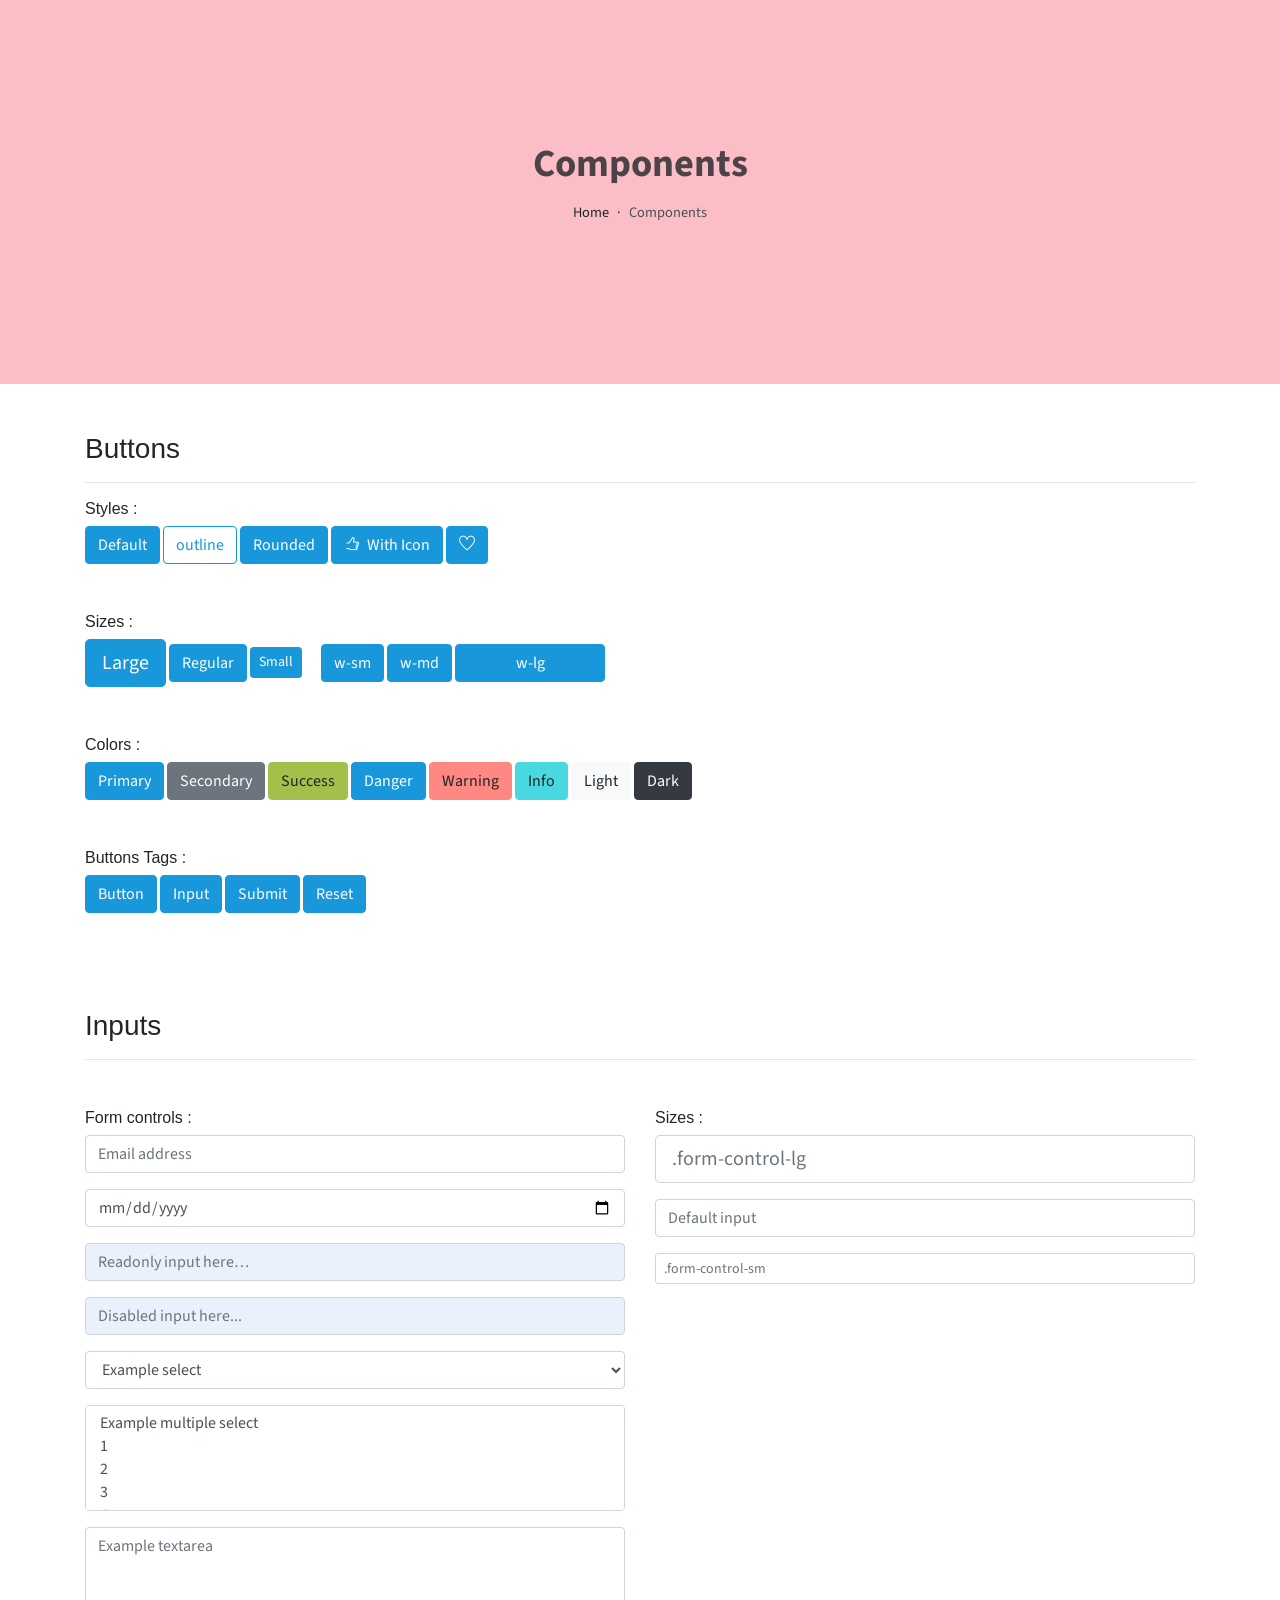
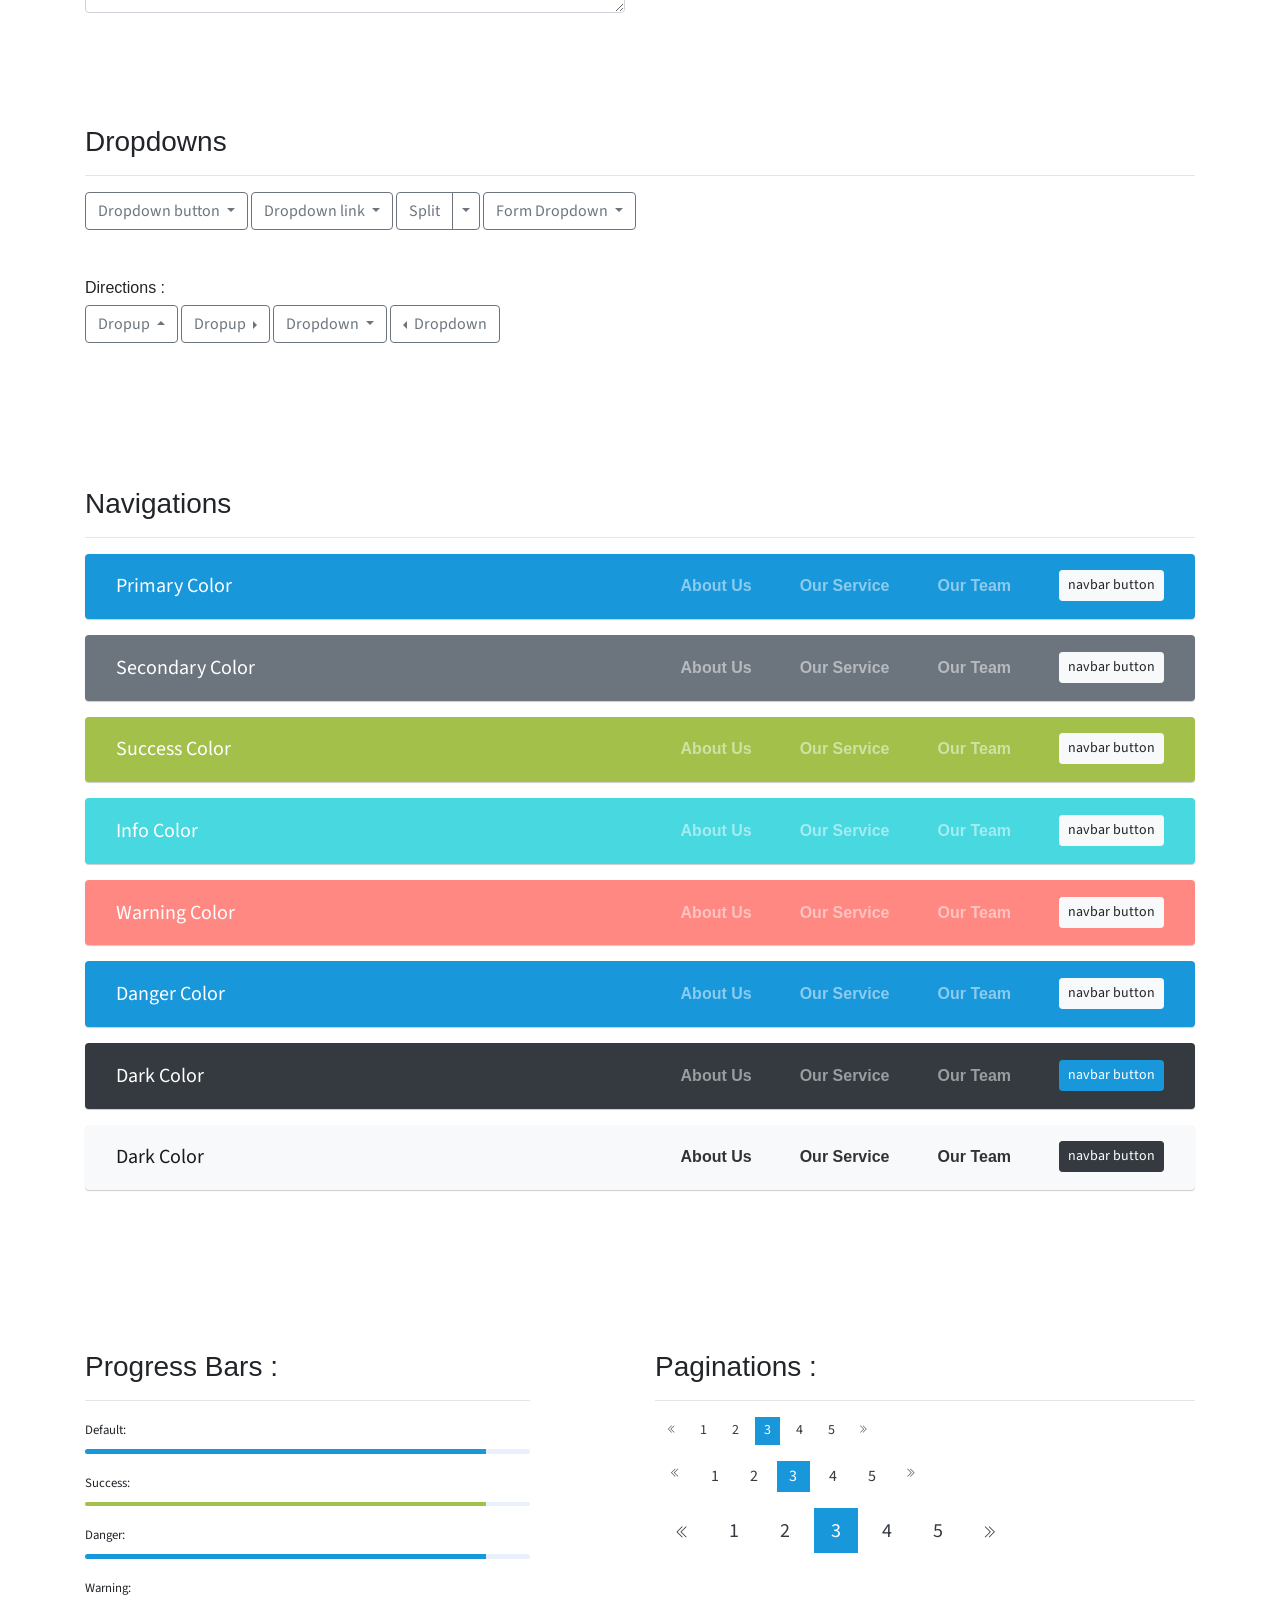
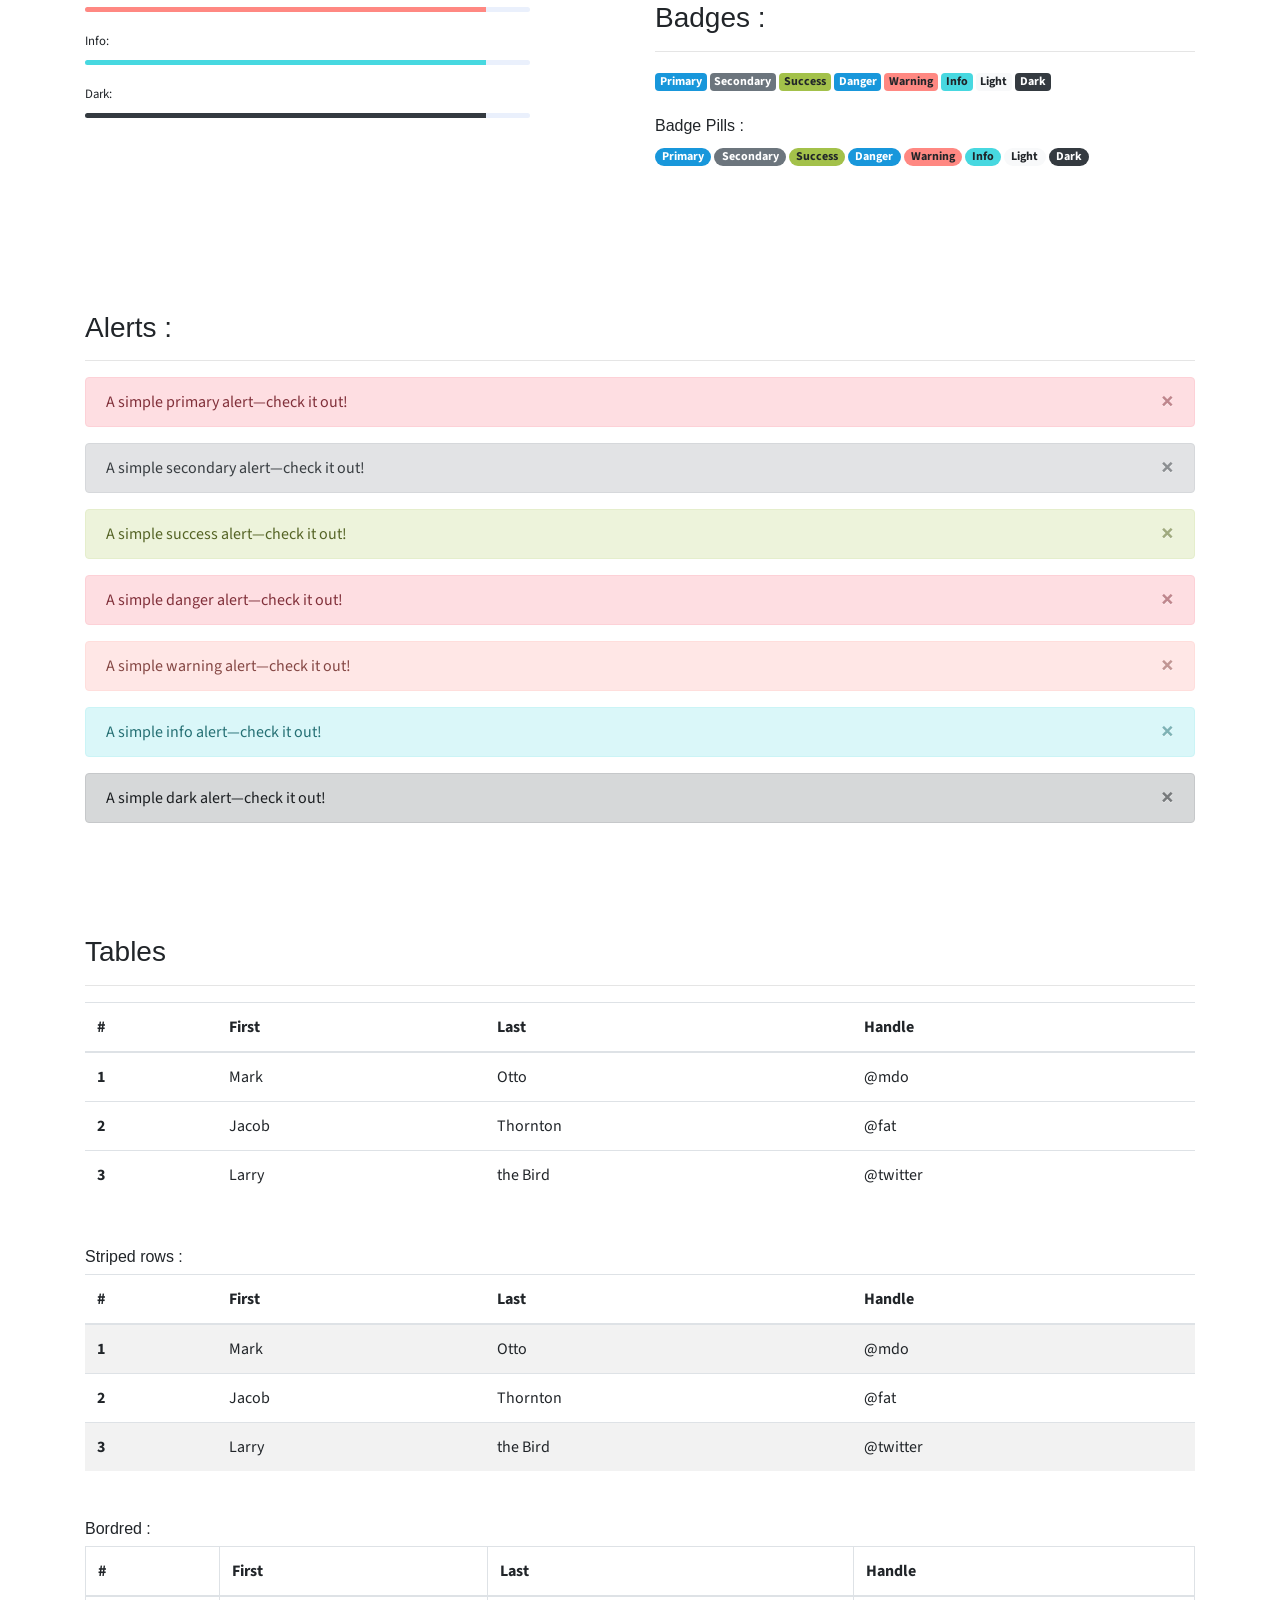
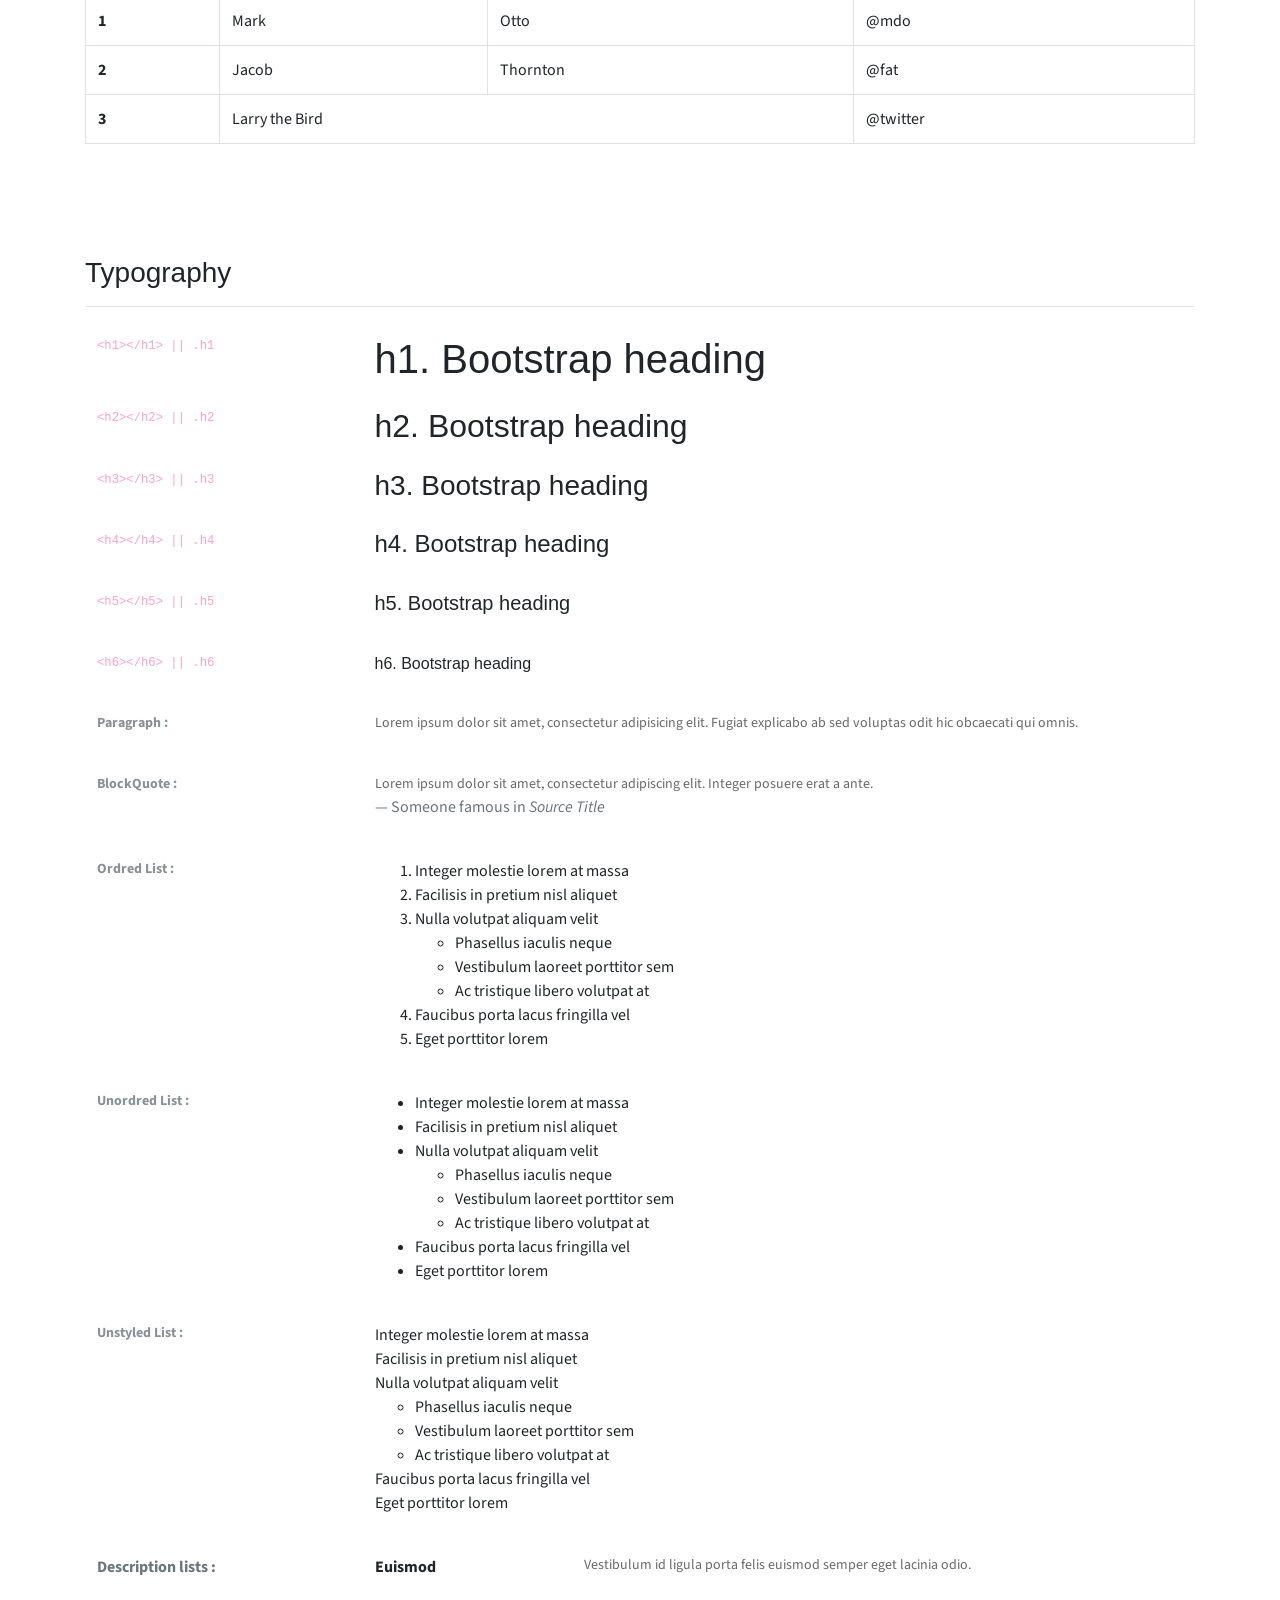
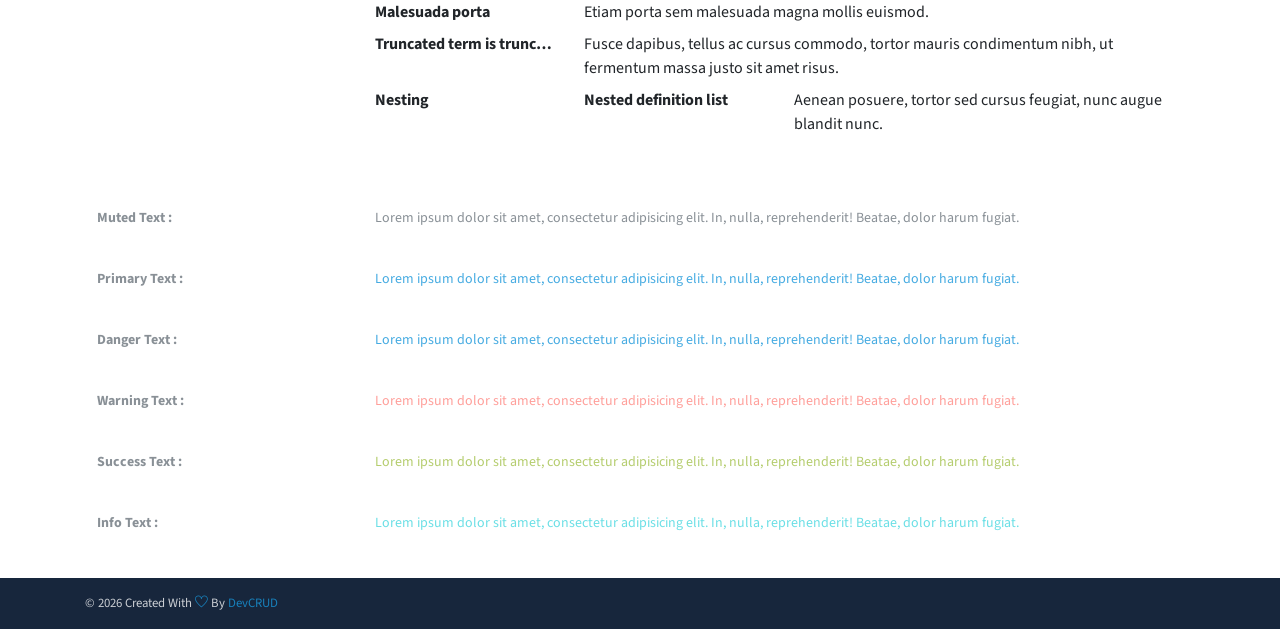
<file: components.html>
<!DOCTYPE html>
<html lang="en">
<head>
   <meta charset="utf-8">
   <meta name="viewport" content="width=device-width, initial-scale=1, shrink-to-fit=no">
   <meta name="description" content="Start your development with JohnDoe landing page.">
   <meta name="author" content="Devcrud">
   <title>JohnDoe Landing page | Components</title>
   <link rel="icon" href="assets/imgs/favicon.png" type="image/png">
   <!-- font icons -->
   <link rel="stylesheet" href="assets/vendors/themify-icons/css/themify-icons.css">
   <!-- Bootstrap + Steller  -->
   <link rel="stylesheet" href="assets/css/johndoe.css">
</head>
<body>

   <!-- Page Header -->
   <header class="header header-mini"> 
      <div class="header-title">Components</div> 
      <nav aria-label="breadcrumb">
         <ol class="breadcrumb">
            <li class="breadcrumb-item"><a href="/">Home</a></li>
            <li class="breadcrumb-item active" aria-current="page">Components</li>
         </ol>
      </nav>
   </header> <!-- End Of Page Header -->

   <!-- main content -->
   <div class="container">

      <!-- Buttons -->
      <h3 class="mt-5">Buttons</h3>
      <hr>
      <h6 class="section-secondary-title">Styles :</h6>
      <button class="btn btn-primary">Default</button>
      <button class="btn btn-outline-primary">outline</button>
      <button class="btn btn-primary rounded">Rounded</button>
      <button class="btn btn-primary rounded"><i class="ti-thumb-up pr-1"></i> With Icon</button>
      <button class="btn btn-primary circle"><i class="ti-heart"></i></button>

      <h6 class="section-secondary-title mt-5">Sizes :</h6>
      <button class="btn btn-primary btn-lg">Large</button>
      <button class="btn btn-primary ">Regular</button>
      <button class="btn btn-primary btn-sm">Small</button>
      <button class="btn btn-primary w-sm ml-3">w-sm</button>
      <button class="btn btn-primary w-md">w-md</button>
      <button class="btn btn-primary w-lg">w-lg</button>

      <h6 class="section-secondary-title mt-5">Colors :</h6>          
      <button type="button" class="btn btn-primary">Primary</button>
      <button type="button" class="btn btn-secondary">Secondary</button>
      <button type="button" class="btn btn-success">Success</button>
      <button type="button" class="btn btn-danger">Danger</button>
      <button type="button" class="btn btn-warning">Warning</button>
      <button type="button" class="btn btn-info">Info</button>
      <button type="button" class="btn btn-light">Light</button>
      <button type="button" class="btn btn-dark">Dark</button>

      <h6 class="section-secondary-title mt-5">Buttons Tags :</h6>
      <button class="btn btn-primary" type="submit">Button</button>
      <input class="btn btn-primary" type="button" value="Input">
      <input class="btn btn-primary" type="submit" value="Submit">
      <input class="btn btn-primary" type="reset" value="Reset">
      
      <!-- devider -->
      <div class="py-5"></div>

      <!-- Inputs -->
      <h3>Inputs</h3>
      <hr>
      <div class="row mt-5">
         <div class="col-md-6">
            <h6 class="section-secondary-title">Form controls :</h6>        
            <div class="form-group">
               <input type="email" class="form-control" id="exampleFormControlInput1" placeholder="Email address">
            </div>
            <div class="form-group">
               <input type="date" class="form-control" id="exampleFormControlInput1" placeholder="Date">
            </div>
            <div class="form-group">
               <input class="form-control" type="text" placeholder="Readonly input here…" readonly>
            </div>
            <div class="form-group">
               <input class="form-control" id="disabledInput" type="text" placeholder="Disabled input here..." disabled>
            </div>
            <div class="form-group">
               <select class="form-control" id="exampleFormControlSelect1">
                  <option>Example select</option>
                  <option>1</option>
                  <option>2</option>
                  <option>3</option>
                  <option>4</option>
                  <option>5</option>
               </select>
            </div>
            <div class="form-group">
               <select multiple class="form-control" id="exampleFormControlSelect2">
                  <option>Example multiple select</option>
                  <option>1</option>
                  <option>2</option>
                  <option>3</option>
                  <option>4</option>
                  <option>5</option>
               </select>
            </div>
            <div class="form-group">
               <textarea class="form-control" id="exampleFormControlTextarea1" rows="3" placeholder="Example textarea"></textarea>
            </div>
         </div>
         <div class="col-md-6">
            <h6 class="section-secondary-title">Sizes :</h6>    
            <div class="form-group">
               <input class="form-control form-control-lg" type="text" placeholder=".form-control-lg">             
            </div>
            <div class="form-group">
               <input class="form-control" type="text" placeholder="Default input">
            </div>
            <div class="form-group">
               <input class="form-control form-control-sm" type="text" placeholder=".form-control-sm"> 
            </div>
         </div>
      </div> <!-- end of inputs -->   

      <!-- devider -->
      <div class="py-5"></div>             

      <!-- Dropdowns -->
      <h3 class="components-section-title font-weight-normal">Dropdowns</h3>
      <hr>
      <div class="dropdown d-inline-block">
         <button class="btn btn-outline-secondary dropdown-toggle" type="button" id="dropdownMenuButton" data-toggle="dropdown" aria-haspopup="true" aria-expanded="false">
         Dropdown button
         </button>
         <div class="dropdown-menu" aria-labelledby="dropdownMenuButton">
         <a class="dropdown-item" href="#">Action</a>
         <a class="dropdown-item" href="#">Another action</a>
         <a class="dropdown-item" href="#">Something else here</a>
         </div>
      </div>
      <div class="dropdown d-inline-block">
         <a class="btn btn-outline-secondary dropdown-toggle" href="#" role="button" id="dropdownMenuLink" data-toggle="dropdown" aria-haspopup="true" aria-expanded="false">
            Dropdown link
         </a>
         <div class="dropdown-menu" aria-labelledby="dropdownMenuLink">
            <a class="dropdown-item" href="#">Action</a>
            <a class="dropdown-item" href="#">Another action</a>
            <a class="dropdown-item" href="#">Something else here</a>
         </div>
      </div>
      <div class="btn-group">
         <button type="button" class="btn btn-outline-secondary">Split</button>
         <button type="button" class="btn btn-outline-secondary dropdown-toggle dropdown-toggle-split" data-toggle="dropdown" aria-haspopup="true" aria-expanded="false">
         <span class="sr-only">Toggle Dropdown</span>
         </button>
         <div class="dropdown-menu">
            <a class="dropdown-item" href="#">Action</a>
            <a class="dropdown-item" href="#">Another action</a>
            <a class="dropdown-item" href="#">Something else here</a>
            <div class="dropdown-divider"></div>
            <a class="dropdown-item" href="#">Separated link</a>
         </div>
      </div>
      <div class="btn-group">
         <button class="btn btn-outline-secondary dropdown-toggle" type="button" id="dropdownMenuButton" data-toggle="dropdown" aria-haspopup="true" aria-expanded="false">
            Form Dropdown
         </button>
         <div class="dropdown-menu form">
            <form class="px-4 py-3">
               <div class="form-group">
                  <input type="email" class="form-control" id="exampleDropdownFormEmail1" placeholder="email@example.com">
               </div>
               <div class="form-group">
                  <input type="password" class="form-control" id="exampleDropdownFormPassword1" placeholder="Password">
               </div>
               <div class="form-check mb-3">
                  <input type="checkbox" class="form-check-input" id="dropdownCheck">
                  <label class="form-check-label" for="dropdownCheck">
                     Remember me
                  </label>
               </div>
               <button type="submit" class="btn btn-primary btn-block">Sign in</button>
            </form>
            <div class="dropdown-divider"></div>
            <a class="dropdown-item" href="#"><small>New around here? Sign up</small></a>
            <a class="dropdown-item" href="#"><small>Forgot password?</small></a>
         </div>
      </div>       
      <h6 class="section-secondary-title mt-5">Directions :</h6>  
      <div class="btn-group dropup">
         <button type="button" class="btn btn-outline-secondary dropdown-toggle" data-toggle="dropdown" aria-haspopup="true" aria-expanded="false">
            Dropup
         </button>
         <div class="dropdown-menu">
            <a class="dropdown-item" href="#">Action</a>
            <a class="dropdown-item" href="#">Another action</a>
            <a class="dropdown-item" href="#">Something else here</a>
            <div class="dropdown-divider"></div>
            <a class="dropdown-item" href="#">Separated link</a>
         </div>
      </div>
      <div class="btn-group dropright">
         <button type="button" class="btn btn-outline-secondary dropdown-toggle" data-toggle="dropdown" aria-haspopup="true" aria-expanded="false">
            Dropup
         </button>
         <div class="dropdown-menu">
            <a class="dropdown-item" href="#">Action</a>
            <a class="dropdown-item" href="#">Another action</a>
            <a class="dropdown-item" href="#">Something else here</a>
            <div class="dropdown-divider"></div>
            <a class="dropdown-item" href="#">Separated link</a>
         </div>
      </div>
      <div class="btn-group">
         <button type="button" class="btn btn-outline-secondary dropdown-toggle" data-toggle="dropdown" aria-haspopup="true" aria-expanded="false">
            Dropdown
         </button>
         <div class="dropdown-menu">
            <a class="dropdown-item" href="#">Action</a>
            <a class="dropdown-item" href="#">Another action</a>
            <a class="dropdown-item" href="#">Something else here</a>
            <div class="dropdown-divider"></div>
            <a class="dropdown-item" href="#">Separated link</a>
         </div>
      </div>
      <div class="btn-group dropleft">
         <button type="button" class="btn btn-outline-secondary dropdown-toggle" data-toggle="dropdown" aria-haspopup="true" aria-expanded="false">
            Dropdown
         </button>
         <div class="dropdown-menu">
            <a class="dropdown-item" href="#">Action</a>
            <a class="dropdown-item" href="#">Another action</a>
            <a class="dropdown-item" href="#">Something else here</a>
            <div class="dropdown-divider"></div>
            <a class="dropdown-item" href="#">Separated link</a>
         </div>
      </div> <!-- end of Dropdowns -->  

      <!-- devider -->
      <div class="py-5"></div>   

      <!-- navbars -->
      <h3 class="components-section-title font-weight-normal mt-5">Navigations</h3>
      <hr>
      <nav class="navbar navbar-expand-sm navbar-dark bg-primary rounded shadow mb-3">
         <div class="container">
            <a class="navbar-brand" href="#">Primary Color</a>
            <button class="navbar-toggler ml-auto" type="button" data-toggle="collapse" data-target="#navbarSupportedContent" aria-controls="navbarSupportedContent" aria-expanded="false" aria-label="Toggle navigation">
            <span class="navbar-toggler-icon"></span>
            </button>
            <div class="collapse navbar-collapse" id="navbarSupportedContent">
               <ul class="navbar-nav ml-auto"> 
                  <li class="nav-item">
                     <a class="nav-link" href="#about">About Us</a>
                  </li>
                  <li class="nav-item">
                     <a class="nav-link" href="#service">Our Service</a>
                  </li>
                  <li class="nav-item">
                     <a class="nav-link" href="#team">Our Team</a>
                  </li>
                  <li class="nav-item">
                     <a href="#book-table" class="ml-4 mt-1 btn btn-light btn-sm">navbar button</a>
                  </li>
               </ul>                       
            </div>
         </div>
      </nav>
      <nav class="navbar navbar-expand-sm navbar-dark bg-secondary rounded shadow mb-3">
         <div class="container">
            <a class="navbar-brand" href="#">Secondary Color</a>
            <button class="navbar-toggler ml-auto" type="button" data-toggle="collapse" data-target="#navbarSupportedContent" aria-controls="navbarSupportedContent" aria-expanded="false" aria-label="Toggle navigation">
            <span class="navbar-toggler-icon"></span>
            </button>
            <div class="collapse navbar-collapse" id="navbarSupportedContent">
               <ul class="navbar-nav ml-auto"> 
                  <li class="nav-item">
                     <a class="nav-link" href="#about">About Us</a>
                  </li>
                  <li class="nav-item">
                     <a class="nav-link" href="#service">Our Service</a>
                  </li>
                  <li class="nav-item">
                     <a class="nav-link" href="#team">Our Team</a>
                  </li>
                  <li class="nav-item">
                     <a href="#book-table" class="ml-4 mt-1 btn btn-light btn-sm">navbar button</a>
                  </li>
               </ul>                       
            </div>
         </div>
      </nav>
      <nav class="navbar navbar-expand-sm navbar-dark bg-success rounded shadow mb-3">
         <div class="container">
            <a class="navbar-brand" href="#">Success Color</a>
            <button class="navbar-toggler ml-auto" type="button" data-toggle="collapse" data-target="#navbarSupportedContent" aria-controls="navbarSupportedContent" aria-expanded="false" aria-label="Toggle navigation">
            <span class="navbar-toggler-icon"></span>
            </button>
            <div class="collapse navbar-collapse" id="navbarSupportedContent">
               <ul class="navbar-nav ml-auto"> 
                  <li class="nav-item">
                     <a class="nav-link" href="#about">About Us</a>
                  </li>
                  <li class="nav-item">
                     <a class="nav-link" href="#service">Our Service</a>
                  </li>
                  <li class="nav-item">
                     <a class="nav-link" href="#team">Our Team</a>
                  </li>
                  <li class="nav-item">
                     <a href="#book-table" class="ml-4 mt-1 btn btn-light btn-sm">navbar button</a>
                  </li>
               </ul>                       
            </div>
         </div>
      </nav>
      <nav class="navbar navbar-expand-sm navbar-dark bg-info rounded shadow mb-3">
         <div class="container">
            <a class="navbar-brand" href="#">Info Color</a>
            <button class="navbar-toggler ml-auto" type="button" data-toggle="collapse" data-target="#navbarSupportedContent" aria-controls="navbarSupportedContent" aria-expanded="false" aria-label="Toggle navigation">
            <span class="navbar-toggler-icon"></span>
            </button>
            <div class="collapse navbar-collapse" id="navbarSupportedContent">
               <ul class="navbar-nav ml-auto"> 
                  <li class="nav-item">
                     <a class="nav-link" href="#about">About Us</a>
                  </li>
                  <li class="nav-item">
                     <a class="nav-link" href="#service">Our Service</a>
                  </li>
                  <li class="nav-item">
                     <a class="nav-link" href="#team">Our Team</a>
                  </li>
                  <li class="nav-item">
                     <a href="#book-table" class="ml-4 mt-1 btn btn-light btn-sm">navbar button</a>
                  </li>
               </ul>                       
            </div>
         </div>
      </nav>
      <nav class="navbar navbar-expand-sm navbar-dark bg-warning rounded shadow mb-3">
         <div class="container">
            <a class="navbar-brand" href="#">Warning Color</a>
            <button class="navbar-toggler ml-auto" type="button" data-toggle="collapse" data-target="#navbarSupportedContent" aria-controls="navbarSupportedContent" aria-expanded="false" aria-label="Toggle navigation">
            <span class="navbar-toggler-icon"></span>
            </button>
            <div class="collapse navbar-collapse" id="navbarSupportedContent">
               <ul class="navbar-nav ml-auto"> 
                  <li class="nav-item">
                     <a class="nav-link" href="#about">About Us</a>
                  </li>
                  <li class="nav-item">
                     <a class="nav-link" href="#service">Our Service</a>
                  </li>
                  <li class="nav-item">
                     <a class="nav-link" href="#team">Our Team</a>
                  </li>
                  <li class="nav-item">
                     <a href="#book-table" class="ml-4 mt-1 btn btn-light btn-sm">navbar button</a>
                  </li>
               </ul>                       
            </div>
         </div>
      </nav>
      <nav class="navbar navbar-expand-sm navbar-dark bg-danger rounded shadow mb-3">
         <div class="container">
            <a class="navbar-brand" href="#">Danger Color</a>
            <button class="navbar-toggler ml-auto" type="button" data-toggle="collapse" data-target="#navbarSupportedContent" aria-controls="navbarSupportedContent" aria-expanded="false" aria-label="Toggle navigation">
            <span class="navbar-toggler-icon"></span>
            </button>
            <div class="collapse navbar-collapse" id="navbarSupportedContent">
               <ul class="navbar-nav ml-auto"> 
                  <li class="nav-item">
                     <a class="nav-link" href="#about">About Us</a>
                  </li>
                  <li class="nav-item">
                     <a class="nav-link" href="#service">Our Service</a>
                  </li>
                  <li class="nav-item">
                     <a class="nav-link" href="#team">Our Team</a>
                  </li>
                  <li class="nav-item">
                     <a href="#book-table" class="ml-4 mt-1 btn btn-light btn-sm">navbar button</a>
                  </li>
               </ul>                       
            </div>
         </div>
      </nav>
      <nav class="navbar navbar-expand-sm navbar-dark bg-dark rounded shadow mb-3">
         <div class="container">
            <a class="navbar-brand" href="#">Dark Color</a>
            <button class="navbar-toggler ml-auto" type="button" data-toggle="collapse" data-target="#navbarSupportedContent" aria-controls="navbarSupportedContent" aria-expanded="false" aria-label="Toggle navigation">
            <span class="navbar-toggler-icon"></span>
            </button>
            <div class="collapse navbar-collapse" id="navbarSupportedContent">
               <ul class="navbar-nav ml-auto"> 
                  <li class="nav-item">
                     <a class="nav-link" href="#about">About Us</a>
                  </li>
                  <li class="nav-item">
                     <a class="nav-link" href="#service">Our Service</a>
                  </li>
                  <li class="nav-item">
                     <a class="nav-link" href="#team">Our Team</a>
                  </li>
                  <li class="nav-item">
                     <a href="#book-table" class="ml-4 mt-1 btn btn-primary btn-sm">navbar button</a>
                  </li>
               </ul>                       
            </div>
         </div>
      </nav>
      <nav class="navbar navbar-expand-sm navbar-light bg-light rounded shadow mb-3">
         <div class="container">
            <a class="navbar-brand" href="#">Dark Color</a>
            <button class="navbar-toggler ml-auto" type="button" data-toggle="collapse" data-target="#navbarSupportedContent" aria-controls="navbarSupportedContent" aria-expanded="false" aria-label="Toggle navigation">
            <span class="navbar-toggler-icon"></span>
            </button>
            <div class="collapse navbar-collapse" id="navbarSupportedContent">
               <ul class="navbar-nav ml-auto"> 
                  <li class="nav-item">
                     <a class="nav-link" href="#about">About Us</a>
                  </li>
                  <li class="nav-item">
                     <a class="nav-link" href="#service">Our Service</a>
                  </li>
                  <li class="nav-item">
                     <a class="nav-link" href="#team">Our Team</a>
                  </li>
                  <li class="nav-item">
                     <a href="#book-table" class="ml-4 mt-1 btn btn-dark btn-sm">navbar button</a>
                  </li>
               </ul>                       
            </div>
         </div>
      </nav>
      <!-- End of navbars -->

      <!-- devider -->
      <div class="py-5"></div>   
      
      <!-- progress bars -->
      <div class="row justify-content-between">
         <div class="col-md-5">
            <h3 class="components-section-title font-weight-normal mt-5">Progress Bars :</h3>
            <hr>
            <small>Default: </small>
            <div class="progress mt-2 mb-3">
               <div class="progress-bar" role="progressbar" style="width: 90%" aria-valuenow="25" aria-valuemin="0" aria-valuemax="100"></div>
            </div>
            <small>Success:</small>
            <div class="progress mt-2 mb-3">
               <div class="progress-bar bg-success" role="progressbar" style="width: 90%" aria-valuenow="25" aria-valuemin="0" aria-valuemax="100"></div>
            </div>
            <small>Danger:</small>
            <div class="progress mt-2 mb-3">
               <div class="progress-bar bg-danger" role="progressbar" style="width: 90%" aria-valuenow="25" aria-valuemin="0" aria-valuemax="100"></div>
            </div>
            <small>Warning:</small>
            <div class="progress mt-2 mb-3">
               <div class="progress-bar bg-warning" role="progressbar" style="width: 90%" aria-valuenow="25" aria-valuemin="0" aria-valuemax="100"></div>
            </div>
            <small>Info:</small>
            <div class="progress mt-2 mb-3">
               <div class="progress-bar bg-info" role="progressbar" style="width: 90%" aria-valuenow="25" aria-valuemin="0" aria-valuemax="100"></div>
            </div>
            <small>Dark:</small>
            <div class="progress mt-2 mb-3">
               <div class="progress-bar bg-dark" role="progressbar" style="width: 90%" aria-valuenow="25" aria-valuemin="0" aria-valuemax="100"></div>
            </div>
         </div>
         <div class="col-md-6">
            <h3 class="components-section-title font-weight-normal mt-5">Paginations :</h3>
            <hr>
            <nav aria-label="Page navigation example">
               <ul class="pagination pagination-sm">
                  <li class="page-item"><a class="page-link" href="#"><i class="ti-angle-double-left"></i></a></li>
                  <li class="page-item"><a class="page-link" href="#">1</a></li>
                  <li class="page-item"><a class="page-link" href="#">2</a></li>
                  <li class="page-item active"><a class="page-link" href="#">3</a></li>
                  <li class="page-item"><a class="page-link" href="#">4</a></li>
                  <li class="page-item"><a class="page-link" href="#">5</a></li>
                  <li class="page-item"><a class="page-link" href="#"><i class="ti-angle-double-right"></i></a></li>
               </ul>
            </nav>
            <nav aria-label="Page navigation example">
               <ul class="pagination">
               <li class="page-item"><a class="page-link" href="#"><i class="ti-angle-double-left"></i></a></li>
                  <li class="page-item"><a class="page-link" href="#">1</a></li>
                  <li class="page-item"><a class="page-link" href="#">2</a></li>
                  <li class="page-item active"><a class="page-link" href="#">3</a></li>
                  <li class="page-item"><a class="page-link" href="#">4</a></li>
                  <li class="page-item"><a class="page-link" href="#">5</a></li>
                  <li class="page-item"><a class="page-link" href="#"><i class="ti-angle-double-right"></i></a></li>
               </ul>
            </nav>
            <nav aria-label="Page navigation example">
               <ul class="pagination pagination-lg">
                  <li class="page-item"><a class="page-link" href="#"><i class="ti-angle-double-left"></i></a></li>
                  <li class="page-item"><a class="page-link" href="#">1</a></li>
                  <li class="page-item"><a class="page-link" href="#">2</a></li>
                  <li class="page-item active"><a class="page-link" href="#">3</a></li>
                  <li class="page-item"><a class="page-link" href="#">4</a></li>
                  <li class="page-item"><a class="page-link" href="#">5</a></li>
                  <li class="page-item"><a class="page-link" href="#"><i class="ti-angle-double-right"></i></a></li>
               </ul>
            </nav>

            <!-- Badges -->
            <h3 class="components-section-title font-weight-normal mt-5">Badges :</h3>
            <hr>
            <span class="badge badge-primary">Primary</span>
            <span class="badge badge-secondary">Secondary</span>
            <span class="badge badge-success">Success</span>
            <span class="badge badge-danger">Danger</span>
            <span class="badge badge-warning">Warning</span>
            <span class="badge badge-info">Info</span>
            <span class="badge badge-light">Light</span>
            <span class="badge badge-dark">Dark</span>
            <h6 class="section-secondary-title mt-4 mb-2">Badge Pills :</h6>
            <span class="badge badge-pill badge-primary">Primary</span>
            <span class="badge badge-pill badge-secondary">Secondary</span>
            <span class="badge badge-pill badge-success">Success</span>
            <span class="badge badge-pill badge-danger">Danger</span>
            <span class="badge badge-pill badge-warning">Warning</span>
            <span class="badge badge-pill badge-info">Info</span>
            <span class="badge badge-pill badge-light">Light</span>
            <span class="badge badge-pill badge-dark">Dark</span>
         </div>
      </div> <!-- End of Progress bars -->

      <!-- devider -->
      <div class="py-5"></div>  

      <!-- Alerts -->
      <h3 class="components-section-title font-weight-normal mt-5">Alerts :</h3>
      <hr>
      <div class="alert alert-primary alert-dismissible fade show" role="alert">
         A simple primary alert—check it out!
         <button type="button" class="close" data-dismiss="alert" aria-label="Close">
            <span aria-hidden="true">&times;</span>
         </button>
      </div>
      <div class="alert alert-secondary alert-dismissible fade show" role="alert">
         A simple secondary alert—check it out!
         <button type="button" class="close" data-dismiss="alert" aria-label="Close">
            <span aria-hidden="true">&times;</span>
         </button>
      </div>
      <div class="alert alert-success alert-dismissible fade show" role="alert">
         A simple success alert—check it out!
         <button type="button" class="close" data-dismiss="alert" aria-label="Close">
            <span aria-hidden="true">&times;</span>
         </button>
      </div>
      <div class="alert alert-danger alert-dismissible fade show" role="alert">
         A simple danger alert—check it out!
         <button type="button" class="close" data-dismiss="alert" aria-label="Close">
            <span aria-hidden="true">&times;</span>
         </button>
      </div>
      <div class="alert alert-warning alert-dismissible fade show" role="alert">
         A simple warning alert—check it out!
         <button type="button" class="close" data-dismiss="alert" aria-label="Close">
            <span aria-hidden="true">&times;</span>
         </button>
      </div>
      <div class="alert alert-info alert-dismissible fade show" role="alert">
         A simple info alert—check it out!
         <button type="button" class="close" data-dismiss="alert" aria-label="Close">
            <span aria-hidden="true">&times;</span>
         </button>
      </div>
      <div class="alert alert-dark alert-dismissible fade show" role="alert">
         A simple dark alert—check it out!
         <button type="button" class="close" data-dismiss="alert" aria-label="Close">
            <span aria-hidden="true">&times;</span>
         </button>
      </div>
      <!-- end of alerts -->

      <!-- devider -->
      <div class="py-5"></div> 
   
      <!-- tables -->
      <h3 class="components-section-title">Tables</h3>
      <hr>
      <table class="table">
         <thead>
            <tr>
               <th scope="col">#</th>
               <th scope="col">First</th>
               <th scope="col">Last</th>
               <th scope="col">Handle</th>
            </tr>
         </thead>
         <tbody>
            <tr>
               <th scope="row">1</th>
               <td>Mark</td>
               <td>Otto</td>
               <td>@mdo</td>
            </tr>
            <tr>
               <th scope="row">2</th>
               <td>Jacob</td>
               <td>Thornton</td>
               <td>@fat</td>
            </tr>
            <tr>
               <th scope="row">3</th>
               <td>Larry</td>
               <td>the Bird</td>
               <td>@twitter</td>
            </tr>
         </tbody>
      </table>

      <h6 class="section-secondary-title mt-5">Striped rows :</h6>
      <table class="table table-striped">
         <thead>
            <tr>
               <th scope="col">#</th>
               <th scope="col">First</th>
               <th scope="col">Last</th>
               <th scope="col">Handle</th>
            </tr>
         </thead>
         <tbody>
            <tr>
               <th scope="row">1</th>
               <td>Mark</td>
               <td>Otto</td>
               <td>@mdo</td>
            </tr>
            <tr>
               <th scope="row">2</th>
               <td>Jacob</td>
               <td>Thornton</td>
               <td>@fat</td>
            </tr>
            <tr>
               <th scope="row">3</th>
               <td>Larry</td>
               <td>the Bird</td>
               <td>@twitter</td>
            </tr>
         </tbody>
      </table>

      <h6 class="section-secondary-title mt-5">Bordred :</h6>
      <table class="table table-bordered">
         <thead>
            <tr>
               <th scope="col">#</th>
               <th scope="col">First</th>
               <th scope="col">Last</th>
               <th scope="col">Handle</th>
            </tr>
         </thead>
         <tbody>
            <tr>
               <th scope="row">1</th>
               <td>Mark</td>
               <td>Otto</td>
               <td>@mdo</td>
            </tr>
            <tr>
               <th scope="row">2</th>
               <td>Jacob</td>
               <td>Thornton</td>
               <td>@fat</td>
            </tr>
            <tr>
               <th scope="row">3</th>
               <td colspan="2">Larry the Bird</td>
               <td>@twitter</td>
            </tr>
         </tbody>
      </table>
      <!-- end of tables -->

      <!-- devider -->
      <div class="py-5"></div> 

      <!-- typography -->
      <h3 class="components-section-title">Typography</h3>
      <hr>
     
      <table class="table table-borderless v-align-center">
         <tbody>
            <tr>
               <td>
                  <p><code class="highlighter-rouge">&lt;h1&gt;&lt;/h1&gt; || .h1</code></p>
               </td>
               <td class="w-75"><span class="h1">h1. Bootstrap heading</span></td>
            </tr>
            <tr>
               <td>
                  <p><code class="highlighter-rouge">&lt;h2&gt;&lt;/h2&gt; || .h2</code></p>
               </td>
               <td><span class="h2">h2. Bootstrap heading</span></td>
            </tr>
            <tr>
               <td>
                  <p><code class="highlighter-rouge">&lt;h3&gt;&lt;/h3&gt; || .h3</code></p>
               </td>
               <td><span class="h3">h3. Bootstrap heading</span></td>
            </tr>
            <tr>
               <td>
                  <p><code class="highlighter-rouge">&lt;h4&gt;&lt;/h4&gt; || .h4</code></p>
               </td>
               <td><span class="h4">h4. Bootstrap heading</span></td>
            </tr>
            <tr>
               <td>
                  <p><code class="highlighter-rouge">&lt;h5&gt;&lt;/h5&gt; || .h5</code></p>
               </td>
               <td><span class="h5">h5. Bootstrap heading</span></td>
            </tr>
            <tr>
               <td>
                  <p><code class="highlighter-rouge">&lt;h6&gt;&lt;/h6&gt; || .h6</code></p>
               </td>
               <td><span class="h6">h6. Bootstrap heading</span></td>
            </tr>
            <tr>
               <td>
                  <p class="font-weight-bold text-muted">Paragraph :</p>
               </td>
               <td><p>Lorem ipsum dolor sit amet, consectetur adipisicing elit. Fugiat explicabo ab sed voluptas odit hic obcaecati qui omnis.</p></td>
            </tr>
            <tr>
               <td>
                  <p class="font-weight-bold text-muted">BlockQuote :</p>
               </td>
               <td>
                  <blockquote class="blockquote">
                     <p class="mb-0">Lorem ipsum dolor sit amet, consectetur adipiscing elit. Integer posuere erat a ante.</p>
                     <footer class="blockquote-footer">Someone famous in <cite title="Source Title">Source Title</cite></footer>
                  </blockquote>
               </td>
            </tr>

            
            <tr>
               <td><p class="font-weight-bold text-muted">Ordred List :</p></td>
               <td>
                  <ol>
                     <li>Integer molestie lorem at massa</li>
                     <li>Facilisis in pretium nisl aliquet</li>
                     <li>Nulla volutpat aliquam velit
                        <ul>
                           <li>Phasellus iaculis neque</li>
                           <li>Vestibulum laoreet porttitor sem</li>
                           <li>Ac tristique libero volutpat at</li>
                        </ul>
                     </li>
                     <li>Faucibus porta lacus fringilla vel</li>
                     <li>Eget porttitor lorem</li>
                  </ol>
               </td>
            </tr>
            <tr>
               <td><p class="font-weight-bold text-muted">Unordred List :</p></td>
               <td>
                  <ul >
                     <li>Integer molestie lorem at massa</li>
                     <li>Facilisis in pretium nisl aliquet</li>
                     <li>Nulla volutpat aliquam velit
                        <ul>
                           <li>Phasellus iaculis neque</li>
                           <li>Vestibulum laoreet porttitor sem</li>
                           <li>Ac tristique libero volutpat at</li>
                        </ul>
                     </li>
                     <li>Faucibus porta lacus fringilla vel</li>
                     <li>Eget porttitor lorem</li>
                  </ul>
               </td>
            </tr>
            <tr>
               <td><p class="font-weight-bold text-muted">Unstyled List :</p></td>
               <td>
                  <ul class="list-unstyled">
                     <li>Integer molestie lorem at massa</li>
                     <li>Facilisis in pretium nisl aliquet</li>
                     <li>Nulla volutpat aliquam velit
                        <ul>
                           <li>Phasellus iaculis neque</li>
                           <li>Vestibulum laoreet porttitor sem</li>
                           <li>Ac tristique libero volutpat at</li>
                        </ul>
                     </li>
                     <li>Faucibus porta lacus fringilla vel</li>
                     <li>Eget porttitor lorem</li>
                  </ul>
               </td>
            </tr>
            <tr>
               <td class="font-weight-bold text-muted">Description lists : </td>
               <td>
                  <dl class="row">
                     <dt class="col-sm-3">Euismod</dt>
                     <dd class="col-sm-9">
                        <p>Vestibulum id ligula porta felis euismod semper eget lacinia odio.</p>
                     </dd>

                     <dt class="col-sm-3">Malesuada porta</dt>
                     <dd class="col-sm-9">Etiam porta sem malesuada magna mollis euismod.</dd>

                     <dt class="col-sm-3 text-truncate">Truncated term is truncated</dt>
                     <dd class="col-sm-9">Fusce dapibus, tellus ac cursus commodo, tortor mauris condimentum nibh, ut fermentum massa justo sit amet risus.</dd>

                     <dt class="col-sm-3">Nesting</dt>
                     <dd class="col-sm-9">
                        <dl class="row">
                           <dt class="col-sm-4">Nested definition list</dt>
                           <dd class="col-sm-8">Aenean posuere, tortor sed cursus feugiat, nunc augue blandit nunc.</dd>
                        </dl>
                     </dd>
                  </dl>
               </td>
            </tr>
            <tr>
               <td>
                  <p class="font-weight-bold text-muted">Muted Text :</p>
               </td>
               <td>
                  <p class="text-muted">Lorem ipsum dolor sit amet, consectetur adipisicing elit. In, nulla, reprehenderit! Beatae, dolor harum fugiat.</p>
               </td>
            </tr>
            <tr>
               <td>
                  <p class="font-weight-bold text-muted">Primary Text :</p>
               </td>
               <td>
                  <p class="text-primary">Lorem ipsum dolor sit amet, consectetur adipisicing elit. In, nulla, reprehenderit! Beatae, dolor harum fugiat.</p>
               </td>
            </tr>
            <tr>
               <td>
                  <p class="font-weight-bold text-muted">Danger Text :</p>
               </td>
               <td>
                  <p class="text-danger">Lorem ipsum dolor sit amet, consectetur adipisicing elit. In, nulla, reprehenderit! Beatae, dolor harum fugiat.</p>
               </td>
            </tr>
            <tr>
               <td>
                  <p class="font-weight-bold text-muted">Warning Text :</p>
               </td>
               <td>
                  <p class="text-warning">Lorem ipsum dolor sit amet, consectetur adipisicing elit. In, nulla, reprehenderit! Beatae, dolor harum fugiat.</p>
               </td>
            </tr>
            <tr>
               <td>
                  <p class="font-weight-bold text-muted">Success Text :</p>
               </td>
               <td>
                  <p class="text-success">Lorem ipsum dolor sit amet, consectetur adipisicing elit. In, nulla, reprehenderit! Beatae, dolor harum fugiat.</p>
               </td>
            </tr>
            <tr>
               <td>
                  <p class="font-weight-bold text-muted">Info Text :</p>
               </td>
               <td>
                  <p class="text-info">Lorem ipsum dolor sit amet, consectetur adipisicing elit. In, nulla, reprehenderit! Beatae, dolor harum fugiat.</p>
               </td>
            </tr>
         </tbody>
      </table>
   </div>
   <!-- end of typography -->

   <!-- Page Footer -->
   <footer class="footer py-3">
        <div class="container">
            <p class="small mb-0 text-light">
                &copy; <script>document.write(new Date().getFullYear())</script> Created With <i class="ti-heart text-danger"></i> By <a href="http://devcrud.com" target="_blank"><span class="text-danger" title="Bootstrap 4 Themes and Dashboards">DevCRUD</span></a> 
            </p>
        </div>
    </footer>
   <!-- End of Page Footer -->  
   
   <!-- core  -->
   <script src="assets/vendors/jquery/jquery-3.4.1.js"></script>
   <script src="assets/vendors/bootstrap/bootstrap.bundle.js"></script>

</body>
</html>
</file>
<file: assets/vendors/themify-icons/css/themify-icons.css>
@font-face {
	font-family: 'themify';
	src:url("../fonts/themify.eot?-fvbane");
	src:url("../fonts/themify.eot?#iefix-fvbane") format("embedded-opentype"),
		url("../fonts/themify.woff?-fvbane") format("woff"),
		url("../fonts/themify.ttf?-fvbane") format("truetype"),
		url("../fonts/themify.svg?-fvbane#themify") format("svg");
	font-weight: normal;
	font-style: normal;
}

[class^="ti-"], [class*=" ti-"] {
	font-family: 'themify';
	speak: none;
	font-style: normal;
	font-weight: normal;
	font-variant: normal;
	text-transform: none;
	line-height: 1;

	/* Better Font Rendering =========== */
	-webkit-font-smoothing: antialiased;
	-moz-osx-font-smoothing: grayscale;
}

.ti-wand:before {
	content: "\e600";
}
.ti-volume:before {
	content: "\e601";
}
.ti-user:before {
	content: "\e602";
}
.ti-unlock:before {
	content: "\e603";
}
.ti-unlink:before {
	content: "\e604";
}
.ti-trash:before {
	content: "\e605";
}
.ti-thought:before {
	content: "\e606";
}
.ti-target:before {
	content: "\e607";
}
.ti-tag:before {
	content: "\e608";
}
.ti-tablet:before {
	content: "\e609";
}
.ti-star:before {
	content: "\e60a";
}
.ti-spray:before {
	content: "\e60b";
}
.ti-signal:before {
	content: "\e60c";
}
.ti-shopping-cart:before {
	content: "\e60d";
}
.ti-shopping-cart-full:before {
	content: "\e60e";
}
.ti-settings:before {
	content: "\e60f";
}
.ti-search:before {
	content: "\e610";
}
.ti-zoom-in:before {
	content: "\e611";
}
.ti-zoom-out:before {
	content: "\e612";
}
.ti-cut:before {
	content: "\e613";
}
.ti-ruler:before {
	content: "\e614";
}
.ti-ruler-pencil:before {
	content: "\e615";
}
.ti-ruler-alt:before {
	content: "\e616";
}
.ti-bookmark:before {
	content: "\e617";
}
.ti-bookmark-alt:before {
	content: "\e618";
}
.ti-reload:before {
	content: "\e619";
}
.ti-plus:before {
	content: "\e61a";
}
.ti-pin:before {
	content: "\e61b";
}
.ti-pencil:before {
	content: "\e61c";
}
.ti-pencil-alt:before {
	content: "\e61d";
}
.ti-paint-roller:before {
	content: "\e61e";
}
.ti-paint-bucket:before {
	content: "\e61f";
}
.ti-na:before {
	content: "\e620";
}
.ti-mobile:before {
	content: "\e621";
}
.ti-minus:before {
	content: "\e622";
}
.ti-medall:before {
	content: "\e623";
}
.ti-medall-alt:before {
	content: "\e624";
}
.ti-marker:before {
	content: "\e625";
}
.ti-marker-alt:before {
	content: "\e626";
}
.ti-arrow-up:before {
	content: "\e627";
}
.ti-arrow-right:before {
	content: "\e628";
}
.ti-arrow-left:before {
	content: "\e629";
}
.ti-arrow-down:before {
	content: "\e62a";
}
.ti-lock:before {
	content: "\e62b";
}
.ti-location-arrow:before {
	content: "\e62c";
}
.ti-link:before {
	content: "\e62d";
}
.ti-layout:before {
	content: "\e62e";
}
.ti-layers:before {
	content: "\e62f";
}
.ti-layers-alt:before {
	content: "\e630";
}
.ti-key:before {
	content: "\e631";
}
.ti-import:before {
	content: "\e632";
}
.ti-image:before {
	content: "\e633";
}
.ti-heart:before {
	content: "\e634";
}
.ti-heart-broken:before {
	content: "\e635";
}
.ti-hand-stop:before {
	content: "\e636";
}
.ti-hand-open:before {
	content: "\e637";
}
.ti-hand-drag:before {
	content: "\e638";
}
.ti-folder:before {
	content: "\e639";
}
.ti-flag:before {
	content: "\e63a";
}
.ti-flag-alt:before {
	content: "\e63b";
}
.ti-flag-alt-2:before {
	content: "\e63c";
}
.ti-eye:before {
	content: "\e63d";
}
.ti-export:before {
	content: "\e63e";
}
.ti-exchange-vertical:before {
	content: "\e63f";
}
.ti-desktop:before {
	content: "\e640";
}
.ti-cup:before {
	content: "\e641";
}
.ti-crown:before {
	content: "\e642";
}
.ti-comments:before {
	content: "\e643";
}
.ti-comment:before {
	content: "\e644";
}
.ti-comment-alt:before {
	content: "\e645";
}
.ti-close:before {
	content: "\e646";
}
.ti-clip:before {
	content: "\e647";
}
.ti-angle-up:before {
	content: "\e648";
}
.ti-angle-right:before {
	content: "\e649";
}
.ti-angle-left:before {
	content: "\e64a";
}
.ti-angle-down:before {
	content: "\e64b";
}
.ti-check:before {
	content: "\e64c";
}
.ti-check-box:before {
	content: "\e64d";
}
.ti-camera:before {
	content: "\e64e";
}
.ti-announcement:before {
	content: "\e64f";
}
.ti-brush:before {
	content: "\e650";
}
.ti-briefcase:before {
	content: "\e651";
}
.ti-bolt:before {
	content: "\e652";
}
.ti-bolt-alt:before {
	content: "\e653";
}
.ti-blackboard:before {
	content: "\e654";
}
.ti-bag:before {
	content: "\e655";
}
.ti-move:before {
	content: "\e656";
}
.ti-arrows-vertical:before {
	content: "\e657";
}
.ti-arrows-horizontal:before {
	content: "\e658";
}
.ti-fullscreen:before {
	content: "\e659";
}
.ti-arrow-top-right:before {
	content: "\e65a";
}
.ti-arrow-top-left:before {
	content: "\e65b";
}
.ti-arrow-circle-up:before {
	content: "\e65c";
}
.ti-arrow-circle-right:before {
	content: "\e65d";
}
.ti-arrow-circle-left:before {
	content: "\e65e";
}
.ti-arrow-circle-down:before {
	content: "\e65f";
}
.ti-angle-double-up:before {
	content: "\e660";
}
.ti-angle-double-right:before {
	content: "\e661";
}
.ti-angle-double-left:before {
	content: "\e662";
}
.ti-angle-double-down:before {
	content: "\e663";
}
.ti-zip:before {
	content: "\e664";
}
.ti-world:before {
	content: "\e665";
}
.ti-wheelchair:before {
	content: "\e666";
}
.ti-view-list:before {
	content: "\e667";
}
.ti-view-list-alt:before {
	content: "\e668";
}
.ti-view-grid:before {
	content: "\e669";
}
.ti-uppercase:before {
	content: "\e66a";
}
.ti-upload:before {
	content: "\e66b";
}
.ti-underline:before {
	content: "\e66c";
}
.ti-truck:before {
	content: "\e66d";
}
.ti-timer:before {
	content: "\e66e";
}
.ti-ticket:before {
	content: "\e66f";
}
.ti-thumb-up:before {
	content: "\e670";
}
.ti-thumb-down:before {
	content: "\e671";
}
.ti-text:before {
	content: "\e672";
}
.ti-stats-up:before {
	content: "\e673";
}
.ti-stats-down:before {
	content: "\e674";
}
.ti-split-v:before {
	content: "\e675";
}
.ti-split-h:before {
	content: "\e676";
}
.ti-smallcap:before {
	content: "\e677";
}
.ti-shine:before {
	content: "\e678";
}
.ti-shift-right:before {
	content: "\e679";
}
.ti-shift-left:before {
	content: "\e67a";
}
.ti-shield:before {
	content: "\e67b";
}
.ti-notepad:before {
	content: "\e67c";
}
.ti-server:before {
	content: "\e67d";
}
.ti-quote-right:before {
	content: "\e67e";
}
.ti-quote-left:before {
	content: "\e67f";
}
.ti-pulse:before {
	content: "\e680";
}
.ti-printer:before {
	content: "\e681";
}
.ti-power-off:before {
	content: "\e682";
}
.ti-plug:before {
	content: "\e683";
}
.ti-pie-chart:before {
	content: "\e684";
}
.ti-paragraph:before {
	content: "\e685";
}
.ti-panel:before {
	content: "\e686";
}
.ti-package:before {
	content: "\e687";
}
.ti-music:before {
	content: "\e688";
}
.ti-music-alt:before {
	content: "\e689";
}
.ti-mouse:before {
	content: "\e68a";
}
.ti-mouse-alt:before {
	content: "\e68b";
}
.ti-money:before {
	content: "\e68c";
}
.ti-microphone:before {
	content: "\e68d";
}
.ti-menu:before {
	content: "\e68e";
}
.ti-menu-alt:before {
	content: "\e68f";
}
.ti-map:before {
	content: "\e690";
}
.ti-map-alt:before {
	content: "\e691";
}
.ti-loop:before {
	content: "\e692";
}
.ti-location-pin:before {
	content: "\e693";
}
.ti-list:before {
	content: "\e694";
}
.ti-light-bulb:before {
	content: "\e695";
}
.ti-Italic:before {
	content: "\e696";
}
.ti-info:before {
	content: "\e697";
}
.ti-infinite:before {
	content: "\e698";
}
.ti-id-badge:before {
	content: "\e699";
}
.ti-hummer:before {
	content: "\e69a";
}
.ti-home:before {
	content: "\e69b";
}
.ti-help:before {
	content: "\e69c";
}
.ti-headphone:before {
	content: "\e69d";
}
.ti-harddrives:before {
	content: "\e69e";
}
.ti-harddrive:before {
	content: "\e69f";
}
.ti-gift:before {
	content: "\e6a0";
}
.ti-game:before {
	content: "\e6a1";
}
.ti-filter:before {
	content: "\e6a2";
}
.ti-files:before {
	content: "\e6a3";
}
.ti-file:before {
	content: "\e6a4";
}
.ti-eraser:before {
	content: "\e6a5";
}
.ti-envelope:before {
	content: "\e6a6";
}
.ti-download:before {
	content: "\e6a7";
}
.ti-direction:before {
	content: "\e6a8";
}
.ti-direction-alt:before {
	content: "\e6a9";
}
.ti-dashboard:before {
	content: "\e6aa";
}
.ti-control-stop:before {
	content: "\e6ab";
}
.ti-control-shuffle:before {
	content: "\e6ac";
}
.ti-control-play:before {
	content: "\e6ad";
}
.ti-control-pause:before {
	content: "\e6ae";
}
.ti-control-forward:before {
	content: "\e6af";
}
.ti-control-backward:before {
	content: "\e6b0";
}
.ti-cloud:before {
	content: "\e6b1";
}
.ti-cloud-up:before {
	content: "\e6b2";
}
.ti-cloud-down:before {
	content: "\e6b3";
}
.ti-clipboard:before {
	content: "\e6b4";
}
.ti-car:before {
	content: "\e6b5";
}
.ti-calendar:before {
	content: "\e6b6";
}
.ti-book:before {
	content: "\e6b7";
}
.ti-bell:before {
	content: "\e6b8";
}
.ti-basketball:before {
	content: "\e6b9";
}
.ti-bar-chart:before {
	content: "\e6ba";
}
.ti-bar-chart-alt:before {
	content: "\e6bb";
}
.ti-back-right:before {
	content: "\e6bc";
}
.ti-back-left:before {
	content: "\e6bd";
}
.ti-arrows-corner:before {
	content: "\e6be";
}
.ti-archive:before {
	content: "\e6bf";
}
.ti-anchor:before {
	content: "\e6c0";
}
.ti-align-right:before {
	content: "\e6c1";
}
.ti-align-left:before {
	content: "\e6c2";
}
.ti-align-justify:before {
	content: "\e6c3";
}
.ti-align-center:before {
	content: "\e6c4";
}
.ti-alert:before {
	content: "\e6c5";
}
.ti-alarm-clock:before {
	content: "\e6c6";
}
.ti-agenda:before {
	content: "\e6c7";
}
.ti-write:before {
	content: "\e6c8";
}
.ti-window:before {
	content: "\e6c9";
}
.ti-widgetized:before {
	content: "\e6ca";
}
.ti-widget:before {
	content: "\e6cb";
}
.ti-widget-alt:before {
	content: "\e6cc";
}
.ti-wallet:before {
	content: "\e6cd";
}
.ti-video-clapper:before {
	content: "\e6ce";
}
.ti-video-camera:before {
	content: "\e6cf";
}
.ti-vector:before {
	content: "\e6d0";
}
.ti-themify-logo:before {
	content: "\e6d1";
}
.ti-themify-favicon:before {
	content: "\e6d2";
}
.ti-themify-favicon-alt:before {
	content: "\e6d3";
}
.ti-support:before {
	content: "\e6d4";
}
.ti-stamp:before {
	content: "\e6d5";
}
.ti-split-v-alt:before {
	content: "\e6d6";
}
.ti-slice:before {
	content: "\e6d7";
}
.ti-shortcode:before {
	content: "\e6d8";
}
.ti-shift-right-alt:before {
	content: "\e6d9";
}
.ti-shift-left-alt:before {
	content: "\e6da";
}
.ti-ruler-alt-2:before {
	content: "\e6db";
}
.ti-receipt:before {
	content: "\e6dc";
}
.ti-pin2:before {
	content: "\e6dd";
}
.ti-pin-alt:before {
	content: "\e6de";
}
.ti-pencil-alt2:before {
	content: "\e6df";
}
.ti-palette:before {
	content: "\e6e0";
}
.ti-more:before {
	content: "\e6e1";
}
.ti-more-alt:before {
	content: "\e6e2";
}
.ti-microphone-alt:before {
	content: "\e6e3";
}
.ti-magnet:before {
	content: "\e6e4";
}
.ti-line-double:before {
	content: "\e6e5";
}
.ti-line-dotted:before {
	content: "\e6e6";
}
.ti-line-dashed:before {
	content: "\e6e7";
}
.ti-layout-width-full:before {
	content: "\e6e8";
}
.ti-layout-width-default:before {
	content: "\e6e9";
}
.ti-layout-width-default-alt:before {
	content: "\e6ea";
}
.ti-layout-tab:before {
	content: "\e6eb";
}
.ti-layout-tab-window:before {
	content: "\e6ec";
}
.ti-layout-tab-v:before {
	content: "\e6ed";
}
.ti-layout-tab-min:before {
	content: "\e6ee";
}
.ti-layout-slider:before {
	content: "\e6ef";
}
.ti-layout-slider-alt:before {
	content: "\e6f0";
}
.ti-layout-sidebar-right:before {
	content: "\e6f1";
}
.ti-layout-sidebar-none:before {
	content: "\e6f2";
}
.ti-layout-sidebar-left:before {
	content: "\e6f3";
}
.ti-layout-placeholder:before {
	content: "\e6f4";
}
.ti-layout-menu:before {
	content: "\e6f5";
}
.ti-layout-menu-v:before {
	content: "\e6f6";
}
.ti-layout-menu-separated:before {
	content: "\e6f7";
}
.ti-layout-menu-full:before {
	content: "\e6f8";
}
.ti-layout-media-right-alt:before {
	content: "\e6f9";
}
.ti-layout-media-right:before {
	content: "\e6fa";
}
.ti-layout-media-overlay:before {
	content: "\e6fb";
}
.ti-layout-media-overlay-alt:before {
	content: "\e6fc";
}
.ti-layout-media-overlay-alt-2:before {
	content: "\e6fd";
}
.ti-layout-media-left-alt:before {
	content: "\e6fe";
}
.ti-layout-media-left:before {
	content: "\e6ff";
}
.ti-layout-media-center-alt:before {
	content: "\e700";
}
.ti-layout-media-center:before {
	content: "\e701";
}
.ti-layout-list-thumb:before {
	content: "\e702";
}
.ti-layout-list-thumb-alt:before {
	content: "\e703";
}
.ti-layout-list-post:before {
	content: "\e704";
}
.ti-layout-list-large-image:before {
	content: "\e705";
}
.ti-layout-line-solid:before {
	content: "\e706";
}
.ti-layout-grid4:before {
	content: "\e707";
}
.ti-layout-grid3:before {
	content: "\e708";
}
.ti-layout-grid2:before {
	content: "\e709";
}
.ti-layout-grid2-thumb:before {
	content: "\e70a";
}
.ti-layout-cta-right:before {
	content: "\e70b";
}
.ti-layout-cta-left:before {
	content: "\e70c";
}
.ti-layout-cta-center:before {
	content: "\e70d";
}
.ti-layout-cta-btn-right:before {
	content: "\e70e";
}
.ti-layout-cta-btn-left:before {
	content: "\e70f";
}
.ti-layout-column4:before {
	content: "\e710";
}
.ti-layout-column3:before {
	content: "\e711";
}
.ti-layout-column2:before {
	content: "\e712";
}
.ti-layout-accordion-separated:before {
	content: "\e713";
}
.ti-layout-accordion-merged:before {
	content: "\e714";
}
.ti-layout-accordion-list:before {
	content: "\e715";
}
.ti-ink-pen:before {
	content: "\e716";
}
.ti-info-alt:before {
	content: "\e717";
}
.ti-help-alt:before {
	content: "\e718";
}
.ti-headphone-alt:before {
	content: "\e719";
}
.ti-hand-point-up:before {
	content: "\e71a";
}
.ti-hand-point-right:before {
	content: "\e71b";
}
.ti-hand-point-left:before {
	content: "\e71c";
}
.ti-hand-point-down:before {
	content: "\e71d";
}
.ti-gallery:before {
	content: "\e71e";
}
.ti-face-smile:before {
	content: "\e71f";
}
.ti-face-sad:before {
	content: "\e720";
}
.ti-credit-card:before {
	content: "\e721";
}
.ti-control-skip-forward:before {
	content: "\e722";
}
.ti-control-skip-backward:before {
	content: "\e723";
}
.ti-control-record:before {
	content: "\e724";
}
.ti-control-eject:before {
	content: "\e725";
}
.ti-comments-smiley:before {
	content: "\e726";
}
.ti-brush-alt:before {
	content: "\e727";
}
.ti-youtube:before {
	content: "\e728";
}
.ti-vimeo:before {
	content: "\e729";
}
.ti-twitter:before {
	content: "\e72a";
}
.ti-time:before {
	content: "\e72b";
}
.ti-tumblr:before {
	content: "\e72c";
}
.ti-skype:before {
	content: "\e72d";
}
.ti-share:before {
	content: "\e72e";
}
.ti-share-alt:before {
	content: "\e72f";
}
.ti-rocket:before {
	content: "\e730";
}
.ti-pinterest:before {
	content: "\e731";
}
.ti-new-window:before {
	content: "\e732";
}
.ti-microsoft:before {
	content: "\e733";
}
.ti-list-ol:before {
	content: "\e734";
}
.ti-linkedin:before {
	content: "\e735";
}
.ti-layout-sidebar-2:before {
	content: "\e736";
}
.ti-layout-grid4-alt:before {
	content: "\e737";
}
.ti-layout-grid3-alt:before {
	content: "\e738";
}
.ti-layout-grid2-alt:before {
	content: "\e739";
}
.ti-layout-column4-alt:before {
	content: "\e73a";
}
.ti-layout-column3-alt:before {
	content: "\e73b";
}
.ti-layout-column2-alt:before {
	content: "\e73c";
}
.ti-instagram:before {
	content: "\e73d";
}
.ti-google:before {
	content: "\e73e";
}
.ti-github:before {
	content: "\e73f";
}
.ti-flickr:before {
	content: "\e740";
}
.ti-facebook:before {
	content: "\e741";
}
.ti-dropbox:before {
	content: "\e742";
}
.ti-dribbble:before {
	content: "\e743";
}
.ti-apple:before {
	content: "\e744";
}
.ti-android:before {
	content: "\e745";
}
.ti-save:before {
	content: "\e746";
}
.ti-save-alt:before {
	content: "\e747";
}
.ti-yahoo:before {
	content: "\e748";
}
.ti-wordpress:before {
	content: "\e749";
}
.ti-vimeo-alt:before {
	content: "\e74a";
}
.ti-twitter-alt:before {
	content: "\e74b";
}
.ti-tumblr-alt:before {
	content: "\e74c";
}
.ti-trello:before {
	content: "\e74d";
}
.ti-stack-overflow:before {
	content: "\e74e";
}
.ti-soundcloud:before {
	content: "\e74f";
}
.ti-sharethis:before {
	content: "\e750";
}
.ti-sharethis-alt:before {
	content: "\e751";
}
.ti-reddit:before {
	content: "\e752";
}
.ti-pinterest-alt:before {
	content: "\e753";
}
.ti-microsoft-alt:before {
	content: "\e754";
}
.ti-linux:before {
	content: "\e755";
}
.ti-jsfiddle:before {
	content: "\e756";
}
.ti-joomla:before {
	content: "\e757";
}
.ti-html5:before {
	content: "\e758";
}
.ti-flickr-alt:before {
	content: "\e759";
}
.ti-email:before {
	content: "\e75a";
}
.ti-drupal:before {
	content: "\e75b";
}
.ti-dropbox-alt:before {
	content: "\e75c";
}
.ti-css3:before {
	content: "\e75d";
}
.ti-rss:before {
	content: "\e75e";
}
.ti-rss-alt:before {
	content: "\e75f";
}
</file>
<file: assets/css/johndoe.css>
@charset "UTF-8";
/*!
=========================================================
* JohnDoe Landing page
=========================================================

* Copyright: 2019 DevCRUD (https://devcrud.com)
* Licensed: (https://devcrud.com/licenses)
* Coded by www.devcrud.com

=========================================================

* The above copyright notice and this permission notice shall be included in all copies or substantial portions of the Software.
*/
@import url("https://fonts.googleapis.com/css?family=Source+Sans+Pro:200,200i,300,300i,400,400i,600,600i,700,700i,900,900i&display=swap");
:root {
  --blue: #79A9F5;
  --indigo: #C45F90;
  --purple: #A16AE8;
  --pink: #FC8BC0;
  --red: #F85C70;
  --orange: #FF8882;
  --yellow: #FAD02C;
  --green: #A3C14A;
  --teal: #20c997;
  --cyan: #47D8E0;
  --white: #fff;
  --gray: #6c757d;
  --gray-dark: #343a40;
  --primary: #F85C70;
  --secondary: #6c757d;
  --success: #A3C14A;
  --info: #47D8E0;
  --warning: #FF8882;
  --danger: #1897DB;
  --light: #f8f9fa;
  --dark: #343a40;
  --breakpoint-xs: 0;
  --breakpoint-sm: 576px;
  --breakpoint-md: 768px;
  --breakpoint-lg: 992px;
  --breakpoint-xl: 1200px;
  --font-family-sans-serif: "Source Sans Pro", sans-serif;
  --font-family-monospace: SFMono-Regular, Menlo, Monaco, Consolas, "Liberation Mono", "Courier New", monospace;
}

*,
*::before,
*::after {
  box-sizing: border-box;
}

html {
  font-family: sans-serif;
  line-height: 1.15;
  -webkit-text-size-adjust: 100%;
  -webkit-tap-highlight-color: rgba(0, 0, 0, 0);
}

article, aside, figcaption, figure, footer, header, hgroup, main, nav, section {
  display: block;
}

body {
  margin: 0;
  font-family: "Source Sans Pro", sans-serif;
  font-size: 1rem;
  font-weight: 400;
  line-height: 1.5;
  color: #212529;
  text-align: left;
  background-color: #fff;
}

[tabindex="-1"]:focus {
  outline: 0 !important;
}

hr {
  box-sizing: content-box;
  height: 0;
  overflow: visible;
}

h1, h2, h3, h4, h5, h6 {
  margin-top: 0;
  margin-bottom: 0.5rem;
}

p {
  margin-top: 0;
  margin-bottom: 1rem;
}

abbr[title],
abbr[data-original-title] {
  text-decoration: underline;
  -webkit-text-decoration: underline dotted;
          text-decoration: underline dotted;
  cursor: help;
  border-bottom: 0;
  -webkit-text-decoration-skip-ink: none;
          text-decoration-skip-ink: none;
}

address {
  margin-bottom: 1rem;
  font-style: normal;
  line-height: inherit;
}

ol,
ul,
dl {
  margin-top: 0;
  margin-bottom: 1rem;
}

ol ol,
ul ul,
ol ul,
ul ol {
  margin-bottom: 0;
}

dt {
  font-weight: 700;
}

dd {
  margin-bottom: .5rem;
  margin-left: 0;
}

blockquote {
  margin: 0 0 1rem;
}

b,
strong {
  font-weight: bolder;
}

small {
  font-size: 80%;
}

sub,
sup {
  position: relative;
  font-size: 75%;
  line-height: 0;
  vertical-align: baseline;
}

sub {
  bottom: -.25em;
}

sup {
  top: -.5em;
}

a {
  color: #1897DB;
  text-decoration: none;
  background-color: transparent;
}

a:hover {
  color: #f51330;
  text-decoration: none;
}

a:not([href]):not([tabindex]) {
  color: inherit;
  text-decoration: none;
}

a:not([href]):not([tabindex]):hover, a:not([href]):not([tabindex]):focus {
  color: inherit;
  text-decoration: none;
}

a:not([href]):not([tabindex]):focus {
  outline: 0;
}

pre,
code,
kbd,
samp {
  font-family: SFMono-Regular, Menlo, Monaco, Consolas, "Liberation Mono", "Courier New", monospace;
  font-size: 1em;
}

pre {
  margin-top: 0;
  margin-bottom: 1rem;
  overflow: auto;
}

figure {
  margin: 0 0 1rem;
}

img {
  vertical-align: middle;
  border-style: none;
}

svg {
  overflow: hidden;
  vertical-align: middle;
}

table {
  border-collapse: collapse;
}

caption {
  padding-top: 0.75rem;
  padding-bottom: 0.75rem;
  color: #6c757d;
  text-align: left;
  caption-side: bottom;
}

th {
  text-align: inherit;
}

label {
  display: inline-block;
  margin-bottom: 0.5rem;
}

button {
  border-radius: 0;
}

button:focus {
  outline: 1px dotted;
  outline: 5px auto -webkit-focus-ring-color;
}

input,
button,
select,
optgroup,
textarea {
  margin: 0;
  font-family: inherit;
  font-size: inherit;
  line-height: inherit;
}

button,
input {
  overflow: visible;
}

button,
select {
  text-transform: none;
}

select {
  word-wrap: normal;
}

button,
[type="button"],
[type="reset"],
[type="submit"] {
  -webkit-appearance: button;
}

button:not(:disabled),
[type="button"]:not(:disabled),
[type="reset"]:not(:disabled),
[type="submit"]:not(:disabled) {
  cursor: pointer;
}

button::-moz-focus-inner,
[type="button"]::-moz-focus-inner,
[type="reset"]::-moz-focus-inner,
[type="submit"]::-moz-focus-inner {
  padding: 0;
  border-style: none;
}

input[type="radio"],
input[type="checkbox"] {
  box-sizing: border-box;
  padding: 0;
}

input[type="date"],
input[type="time"],
input[type="datetime-local"],
input[type="month"] {
  -webkit-appearance: listbox;
}

textarea {
  overflow: auto;
  resize: vertical;
}

fieldset {
  min-width: 0;
  padding: 0;
  margin: 0;
  border: 0;
}

legend {
  display: block;
  width: 100%;
  max-width: 100%;
  padding: 0;
  margin-bottom: .5rem;
  font-size: 1.5rem;
  line-height: inherit;
  color: inherit;
  white-space: normal;
}

progress {
  vertical-align: baseline;
}

[type="number"]::-webkit-inner-spin-button,
[type="number"]::-webkit-outer-spin-button {
  height: auto;
}

[type="search"] {
  outline-offset: -2px;
  -webkit-appearance: none;
}

[type="search"]::-webkit-search-decoration {
  -webkit-appearance: none;
}

::-webkit-file-upload-button {
  font: inherit;
  -webkit-appearance: button;
}

output {
  display: inline-block;
}

summary {
  display: list-item;
  cursor: pointer;
}

template {
  display: none;
}

[hidden] {
  display: none !important;
}

h1, h2, h3, h4, h5, h6,
.h1, .h2, .h3, .h4, .h5, .h6 {
  margin-bottom: 0.5rem;
  font-family: "Dosis", sans-serif;
  font-weight: 500;
  line-height: 1.2;
}

h1, .h1 {
  font-size: 2.5rem;
}

h2, .h2 {
  font-size: 2rem;
}

h3, .h3 {
  font-size: 1.75rem;
}

h4, .h4 {
  font-size: 1.5rem;
}

h5, .h5 {
  font-size: 1.25rem;
}

h6, .h6 {
  font-size: 1rem;
}

.lead {
  font-size: 1.25rem;
  font-weight: 300;
}

.display-1 {
  font-size: 6rem;
  font-weight: 300;
  line-height: 1.2;
}

.display-2 {
  font-size: 5.5rem;
  font-weight: 300;
  line-height: 1.2;
}

.display-3 {
  font-size: 4.5rem;
  font-weight: 300;
  line-height: 1.2;
}

.display-4 {
  font-size: 3.5rem;
  font-weight: 300;
  line-height: 1.2;
}

hr {
  margin-top: 1rem;
  margin-bottom: 1rem;
  border: 0;
  border-top: 1px solid rgba(0, 0, 0, 0.1);
}

small,
.small {
  font-size: 80%;
  font-weight: 400;
}

mark,
.mark {
  padding: 0.2em;
  background-color: #fcf8e3;
}

.list-unstyled {
  padding-left: 0;
  list-style: none;
}

.list-inline {
  padding-left: 0;
  list-style: none;
}

.list-inline-item {
  display: inline-block;
}

.list-inline-item:not(:last-child) {
  margin-right: 0.5rem;
}

.initialism {
  font-size: 90%;
  text-transform: uppercase;
}

.blockquote {
  margin-bottom: 1rem;
  font-size: 1.25rem;
}

.blockquote-footer {
  display: block;
  font-size: 80%;
  color: #6c757d;
}

.blockquote-footer::before {
  content: "\2014\00A0";
}

.img-fluid {
  max-width: 100%;
  height: auto;
}

.img-thumbnail {
  padding: 0.25rem;
  background-color: #fff;
  border: 1px solid #dee2e6;
  border-radius: 0.25rem;
  max-width: 100%;
  height: auto;
}

.figure {
  display: inline-block;
}

.figure-img {
  margin-bottom: 0.5rem;
  line-height: 1;
}

.figure-caption {
  font-size: 90%;
  color: #6c757d;
}

code {
  font-size: 87.5%;
  color: #FC8BC0;
  word-break: break-word;
}

a > code {
  color: inherit;
}

kbd {
  padding: 0.2rem 0.4rem;
  font-size: 87.5%;
  color: #fff;
  background-color: #212529;
  border-radius: 0.2rem;
}

kbd kbd {
  padding: 0;
  font-size: 100%;
  font-weight: 700;
}

pre {
  display: block;
  font-size: 87.5%;
  color: #212529;
}

pre code {
  font-size: inherit;
  color: inherit;
  word-break: normal;
}

.pre-scrollable {
  max-height: 340px;
  overflow-y: scroll;
}

.container {
  width: 100%;
  padding-right: 15px;
  padding-left: 15px;
  margin-right: auto;
  margin-left: auto;
}

@media (min-width: 576px) {
  .container {
    max-width: 540px;
  }
}

@media (min-width: 768px) {
  .container {
    max-width: 720px;
  }
}

@media (min-width: 992px) {
  .container {
    max-width: 960px;
  }
}

@media (min-width: 1200px) {
  .container {
    max-width: 1140px;
  }
}

.container-fluid {
  width: 100%;
  padding-right: 15px;
  padding-left: 15px;
  margin-right: auto;
  margin-left: auto;
}

.row {
  display: -webkit-box;
  display: -webkit-flex;
  display: -ms-flexbox;
  display: flex;
  -webkit-flex-wrap: wrap;
      -ms-flex-wrap: wrap;
          flex-wrap: wrap;
  margin-right: -15px;
  margin-left: -15px;
}

.no-gutters {
  margin-right: 0;
  margin-left: 0;
}

.no-gutters > .col,
.no-gutters > [class*="col-"] {
  padding-right: 0;
  padding-left: 0;
}

.col-1, .col-2, .col-3, .col-4, .col-5, .col-6, .col-7, .col-8, .col-9, .col-10, .col-11, .col-12, .col,
.col-auto, .col-sm-1, .col-sm-2, .col-sm-3, .col-sm-4, .col-sm-5, .col-sm-6, .col-sm-7, .col-sm-8, .col-sm-9, .col-sm-10, .col-sm-11, .col-sm-12, .col-sm,
.col-sm-auto, .col-md-1, .col-md-2, .col-md-3, .col-md-4, .col-md-5, .col-md-6, .col-md-7, .col-md-8, .col-md-9, .col-md-10, .col-md-11, .col-md-12, .col-md,
.col-md-auto, .col-lg-1, .col-lg-2, .col-lg-3, .col-lg-4, .col-lg-5, .col-lg-6, .col-lg-7, .col-lg-8, .col-lg-9, .col-lg-10, .col-lg-11, .col-lg-12, .col-lg,
.col-lg-auto, .col-xl-1, .col-xl-2, .col-xl-3, .col-xl-4, .col-xl-5, .col-xl-6, .col-xl-7, .col-xl-8, .col-xl-9, .col-xl-10, .col-xl-11, .col-xl-12, .col-xl,
.col-xl-auto {
  position: relative;
  width: 100%;
  padding-right: 15px;
  padding-left: 15px;
}

.col {
  -webkit-flex-basis: 0;
      -ms-flex-preferred-size: 0;
          flex-basis: 0;
  -webkit-box-flex: 1;
  -webkit-flex-grow: 1;
      -ms-flex-positive: 1;
          flex-grow: 1;
  max-width: 100%;
}

.col-auto {
  -webkit-box-flex: 0;
  -webkit-flex: 0 0 auto;
      -ms-flex: 0 0 auto;
          flex: 0 0 auto;
  width: auto;
  max-width: 100%;
}

.col-1 {
  -webkit-box-flex: 0;
  -webkit-flex: 0 0 8.33333%;
      -ms-flex: 0 0 8.33333%;
          flex: 0 0 8.33333%;
  max-width: 8.33333%;
}

.col-2 {
  -webkit-box-flex: 0;
  -webkit-flex: 0 0 16.66667%;
      -ms-flex: 0 0 16.66667%;
          flex: 0 0 16.66667%;
  max-width: 16.66667%;
}

.col-3 {
  -webkit-box-flex: 0;
  -webkit-flex: 0 0 25%;
      -ms-flex: 0 0 25%;
          flex: 0 0 25%;
  max-width: 25%;
}

.col-4 {
  -webkit-box-flex: 0;
  -webkit-flex: 0 0 33.33333%;
      -ms-flex: 0 0 33.33333%;
          flex: 0 0 33.33333%;
  max-width: 33.33333%;
}

.col-5 {
  -webkit-box-flex: 0;
  -webkit-flex: 0 0 41.66667%;
      -ms-flex: 0 0 41.66667%;
          flex: 0 0 41.66667%;
  max-width: 41.66667%;
}

.col-6 {
  -webkit-box-flex: 0;
  -webkit-flex: 0 0 50%;
      -ms-flex: 0 0 50%;
          flex: 0 0 50%;
  max-width: 50%;
}

.col-7 {
  -webkit-box-flex: 0;
  -webkit-flex: 0 0 58.33333%;
      -ms-flex: 0 0 58.33333%;
          flex: 0 0 58.33333%;
  max-width: 58.33333%;
}

.col-8 {
  -webkit-box-flex: 0;
  -webkit-flex: 0 0 66.66667%;
      -ms-flex: 0 0 66.66667%;
          flex: 0 0 66.66667%;
  max-width: 66.66667%;
}

.col-9 {
  -webkit-box-flex: 0;
  -webkit-flex: 0 0 75%;
      -ms-flex: 0 0 75%;
          flex: 0 0 75%;
  max-width: 75%;
}

.col-10 {
  -webkit-box-flex: 0;
  -webkit-flex: 0 0 83.33333%;
      -ms-flex: 0 0 83.33333%;
          flex: 0 0 83.33333%;
  max-width: 83.33333%;
}

.col-11 {
  -webkit-box-flex: 0;
  -webkit-flex: 0 0 91.66667%;
      -ms-flex: 0 0 91.66667%;
          flex: 0 0 91.66667%;
  max-width: 91.66667%;
}

.col-12 {
  -webkit-box-flex: 0;
  -webkit-flex: 0 0 100%;
      -ms-flex: 0 0 100%;
          flex: 0 0 100%;
  max-width: 100%;
}

.order-first {
  -webkit-box-ordinal-group: 0;
  -webkit-order: -1;
      -ms-flex-order: -1;
          order: -1;
}

.order-last {
  -webkit-box-ordinal-group: 14;
  -webkit-order: 13;
      -ms-flex-order: 13;
          order: 13;
}

.order-0 {
  -webkit-box-ordinal-group: 1;
  -webkit-order: 0;
      -ms-flex-order: 0;
          order: 0;
}

.order-1 {
  -webkit-box-ordinal-group: 2;
  -webkit-order: 1;
      -ms-flex-order: 1;
          order: 1;
}

.order-2 {
  -webkit-box-ordinal-group: 3;
  -webkit-order: 2;
      -ms-flex-order: 2;
          order: 2;
}

.order-3 {
  -webkit-box-ordinal-group: 4;
  -webkit-order: 3;
      -ms-flex-order: 3;
          order: 3;
}

.order-4 {
  -webkit-box-ordinal-group: 5;
  -webkit-order: 4;
      -ms-flex-order: 4;
          order: 4;
}

.order-5 {
  -webkit-box-ordinal-group: 6;
  -webkit-order: 5;
      -ms-flex-order: 5;
          order: 5;
}

.order-6 {
  -webkit-box-ordinal-group: 7;
  -webkit-order: 6;
      -ms-flex-order: 6;
          order: 6;
}

.order-7 {
  -webkit-box-ordinal-group: 8;
  -webkit-order: 7;
      -ms-flex-order: 7;
          order: 7;
}

.order-8 {
  -webkit-box-ordinal-group: 9;
  -webkit-order: 8;
      -ms-flex-order: 8;
          order: 8;
}

.order-9 {
  -webkit-box-ordinal-group: 10;
  -webkit-order: 9;
      -ms-flex-order: 9;
          order: 9;
}

.order-10 {
  -webkit-box-ordinal-group: 11;
  -webkit-order: 10;
      -ms-flex-order: 10;
          order: 10;
}

.order-11 {
  -webkit-box-ordinal-group: 12;
  -webkit-order: 11;
      -ms-flex-order: 11;
          order: 11;
}

.order-12 {
  -webkit-box-ordinal-group: 13;
  -webkit-order: 12;
      -ms-flex-order: 12;
          order: 12;
}

.offset-1 {
  margin-left: 8.33333%;
}

.offset-2 {
  margin-left: 16.66667%;
}

.offset-3 {
  margin-left: 25%;
}

.offset-4 {
  margin-left: 33.33333%;
}

.offset-5 {
  margin-left: 41.66667%;
}

.offset-6 {
  margin-left: 50%;
}

.offset-7 {
  margin-left: 58.33333%;
}

.offset-8 {
  margin-left: 66.66667%;
}

.offset-9 {
  margin-left: 75%;
}

.offset-10 {
  margin-left: 83.33333%;
}

.offset-11 {
  margin-left: 91.66667%;
}

@media (min-width: 576px) {
  .col-sm {
    -webkit-flex-basis: 0;
        -ms-flex-preferred-size: 0;
            flex-basis: 0;
    -webkit-box-flex: 1;
    -webkit-flex-grow: 1;
        -ms-flex-positive: 1;
            flex-grow: 1;
    max-width: 100%;
  }
  .col-sm-auto {
    -webkit-box-flex: 0;
    -webkit-flex: 0 0 auto;
        -ms-flex: 0 0 auto;
            flex: 0 0 auto;
    width: auto;
    max-width: 100%;
  }
  .col-sm-1 {
    -webkit-box-flex: 0;
    -webkit-flex: 0 0 8.33333%;
        -ms-flex: 0 0 8.33333%;
            flex: 0 0 8.33333%;
    max-width: 8.33333%;
  }
  .col-sm-2 {
    -webkit-box-flex: 0;
    -webkit-flex: 0 0 16.66667%;
        -ms-flex: 0 0 16.66667%;
            flex: 0 0 16.66667%;
    max-width: 16.66667%;
  }
  .col-sm-3 {
    -webkit-box-flex: 0;
    -webkit-flex: 0 0 25%;
        -ms-flex: 0 0 25%;
            flex: 0 0 25%;
    max-width: 25%;
  }
  .col-sm-4 {
    -webkit-box-flex: 0;
    -webkit-flex: 0 0 33.33333%;
        -ms-flex: 0 0 33.33333%;
            flex: 0 0 33.33333%;
    max-width: 33.33333%;
  }
  .col-sm-5 {
    -webkit-box-flex: 0;
    -webkit-flex: 0 0 41.66667%;
        -ms-flex: 0 0 41.66667%;
            flex: 0 0 41.66667%;
    max-width: 41.66667%;
  }
  .col-sm-6 {
    -webkit-box-flex: 0;
    -webkit-flex: 0 0 50%;
        -ms-flex: 0 0 50%;
            flex: 0 0 50%;
    max-width: 50%;
  }
  .col-sm-7 {
    -webkit-box-flex: 0;
    -webkit-flex: 0 0 58.33333%;
        -ms-flex: 0 0 58.33333%;
            flex: 0 0 58.33333%;
    max-width: 58.33333%;
  }
  .col-sm-8 {
    -webkit-box-flex: 0;
    -webkit-flex: 0 0 66.66667%;
        -ms-flex: 0 0 66.66667%;
            flex: 0 0 66.66667%;
    max-width: 66.66667%;
  }
  .col-sm-9 {
    -webkit-box-flex: 0;
    -webkit-flex: 0 0 75%;
        -ms-flex: 0 0 75%;
            flex: 0 0 75%;
    max-width: 75%;
  }
  .col-sm-10 {
    -webkit-box-flex: 0;
    -webkit-flex: 0 0 83.33333%;
        -ms-flex: 0 0 83.33333%;
            flex: 0 0 83.33333%;
    max-width: 83.33333%;
  }
  .col-sm-11 {
    -webkit-box-flex: 0;
    -webkit-flex: 0 0 91.66667%;
        -ms-flex: 0 0 91.66667%;
            flex: 0 0 91.66667%;
    max-width: 91.66667%;
  }
  .col-sm-12 {
    -webkit-box-flex: 0;
    -webkit-flex: 0 0 100%;
        -ms-flex: 0 0 100%;
            flex: 0 0 100%;
    max-width: 100%;
  }
  .order-sm-first {
    -webkit-box-ordinal-group: 0;
    -webkit-order: -1;
        -ms-flex-order: -1;
            order: -1;
  }
  .order-sm-last {
    -webkit-box-ordinal-group: 14;
    -webkit-order: 13;
        -ms-flex-order: 13;
            order: 13;
  }
  .order-sm-0 {
    -webkit-box-ordinal-group: 1;
    -webkit-order: 0;
        -ms-flex-order: 0;
            order: 0;
  }
  .order-sm-1 {
    -webkit-box-ordinal-group: 2;
    -webkit-order: 1;
        -ms-flex-order: 1;
            order: 1;
  }
  .order-sm-2 {
    -webkit-box-ordinal-group: 3;
    -webkit-order: 2;
        -ms-flex-order: 2;
            order: 2;
  }
  .order-sm-3 {
    -webkit-box-ordinal-group: 4;
    -webkit-order: 3;
        -ms-flex-order: 3;
            order: 3;
  }
  .order-sm-4 {
    -webkit-box-ordinal-group: 5;
    -webkit-order: 4;
        -ms-flex-order: 4;
            order: 4;
  }
  .order-sm-5 {
    -webkit-box-ordinal-group: 6;
    -webkit-order: 5;
        -ms-flex-order: 5;
            order: 5;
  }
  .order-sm-6 {
    -webkit-box-ordinal-group: 7;
    -webkit-order: 6;
        -ms-flex-order: 6;
            order: 6;
  }
  .order-sm-7 {
    -webkit-box-ordinal-group: 8;
    -webkit-order: 7;
        -ms-flex-order: 7;
            order: 7;
  }
  .order-sm-8 {
    -webkit-box-ordinal-group: 9;
    -webkit-order: 8;
        -ms-flex-order: 8;
            order: 8;
  }
  .order-sm-9 {
    -webkit-box-ordinal-group: 10;
    -webkit-order: 9;
        -ms-flex-order: 9;
            order: 9;
  }
  .order-sm-10 {
    -webkit-box-ordinal-group: 11;
    -webkit-order: 10;
        -ms-flex-order: 10;
            order: 10;
  }
  .order-sm-11 {
    -webkit-box-ordinal-group: 12;
    -webkit-order: 11;
        -ms-flex-order: 11;
            order: 11;
  }
  .order-sm-12 {
    -webkit-box-ordinal-group: 13;
    -webkit-order: 12;
        -ms-flex-order: 12;
            order: 12;
  }
  .offset-sm-0 {
    margin-left: 0;
  }
  .offset-sm-1 {
    margin-left: 8.33333%;
  }
  .offset-sm-2 {
    margin-left: 16.66667%;
  }
  .offset-sm-3 {
    margin-left: 25%;
  }
  .offset-sm-4 {
    margin-left: 33.33333%;
  }
  .offset-sm-5 {
    margin-left: 41.66667%;
  }
  .offset-sm-6 {
    margin-left: 50%;
  }
  .offset-sm-7 {
    margin-left: 58.33333%;
  }
  .offset-sm-8 {
    margin-left: 66.66667%;
  }
  .offset-sm-9 {
    margin-left: 75%;
  }
  .offset-sm-10 {
    margin-left: 83.33333%;
  }
  .offset-sm-11 {
    margin-left: 91.66667%;
  }
}

@media (min-width: 768px) {
  .col-md {
    -webkit-flex-basis: 0;
        -ms-flex-preferred-size: 0;
            flex-basis: 0;
    -webkit-box-flex: 1;
    -webkit-flex-grow: 1;
        -ms-flex-positive: 1;
            flex-grow: 1;
    max-width: 100%;
  }
  .col-md-auto {
    -webkit-box-flex: 0;
    -webkit-flex: 0 0 auto;
        -ms-flex: 0 0 auto;
            flex: 0 0 auto;
    width: auto;
    max-width: 100%;
  }
  .col-md-1 {
    -webkit-box-flex: 0;
    -webkit-flex: 0 0 8.33333%;
        -ms-flex: 0 0 8.33333%;
            flex: 0 0 8.33333%;
    max-width: 8.33333%;
  }
  .col-md-2 {
    -webkit-box-flex: 0;
    -webkit-flex: 0 0 16.66667%;
        -ms-flex: 0 0 16.66667%;
            flex: 0 0 16.66667%;
    max-width: 16.66667%;
  }
  .col-md-3 {
    -webkit-box-flex: 0;
    -webkit-flex: 0 0 25%;
        -ms-flex: 0 0 25%;
            flex: 0 0 25%;
    max-width: 25%;
  }
  .col-md-4 {
    -webkit-box-flex: 0;
    -webkit-flex: 0 0 33.33333%;
        -ms-flex: 0 0 33.33333%;
            flex: 0 0 33.33333%;
    max-width: 33.33333%;
  }
  .col-md-5 {
    -webkit-box-flex: 0;
    -webkit-flex: 0 0 41.66667%;
        -ms-flex: 0 0 41.66667%;
            flex: 0 0 41.66667%;
    max-width: 41.66667%;
  }
  .col-md-6 {
    -webkit-box-flex: 0;
    -webkit-flex: 0 0 50%;
        -ms-flex: 0 0 50%;
            flex: 0 0 50%;
    max-width: 50%;
  }
  .col-md-7 {
    -webkit-box-flex: 0;
    -webkit-flex: 0 0 58.33333%;
        -ms-flex: 0 0 58.33333%;
            flex: 0 0 58.33333%;
    max-width: 58.33333%;
  }
  .col-md-8 {
    -webkit-box-flex: 0;
    -webkit-flex: 0 0 66.66667%;
        -ms-flex: 0 0 66.66667%;
            flex: 0 0 66.66667%;
    max-width: 66.66667%;
  }
  .col-md-9 {
    -webkit-box-flex: 0;
    -webkit-flex: 0 0 75%;
        -ms-flex: 0 0 75%;
            flex: 0 0 75%;
    max-width: 75%;
  }
  .col-md-10 {
    -webkit-box-flex: 0;
    -webkit-flex: 0 0 83.33333%;
        -ms-flex: 0 0 83.33333%;
            flex: 0 0 83.33333%;
    max-width: 83.33333%;
  }
  .col-md-11 {
    -webkit-box-flex: 0;
    -webkit-flex: 0 0 91.66667%;
        -ms-flex: 0 0 91.66667%;
            flex: 0 0 91.66667%;
    max-width: 91.66667%;
  }
  .col-md-12 {
    -webkit-box-flex: 0;
    -webkit-flex: 0 0 100%;
        -ms-flex: 0 0 100%;
            flex: 0 0 100%;
    max-width: 100%;
  }
  .order-md-first {
    -webkit-box-ordinal-group: 0;
    -webkit-order: -1;
        -ms-flex-order: -1;
            order: -1;
  }
  .order-md-last {
    -webkit-box-ordinal-group: 14;
    -webkit-order: 13;
        -ms-flex-order: 13;
            order: 13;
  }
  .order-md-0 {
    -webkit-box-ordinal-group: 1;
    -webkit-order: 0;
        -ms-flex-order: 0;
            order: 0;
  }
  .order-md-1 {
    -webkit-box-ordinal-group: 2;
    -webkit-order: 1;
        -ms-flex-order: 1;
            order: 1;
  }
  .order-md-2 {
    -webkit-box-ordinal-group: 3;
    -webkit-order: 2;
        -ms-flex-order: 2;
            order: 2;
  }
  .order-md-3 {
    -webkit-box-ordinal-group: 4;
    -webkit-order: 3;
        -ms-flex-order: 3;
            order: 3;
  }
  .order-md-4 {
    -webkit-box-ordinal-group: 5;
    -webkit-order: 4;
        -ms-flex-order: 4;
            order: 4;
  }
  .order-md-5 {
    -webkit-box-ordinal-group: 6;
    -webkit-order: 5;
        -ms-flex-order: 5;
            order: 5;
  }
  .order-md-6 {
    -webkit-box-ordinal-group: 7;
    -webkit-order: 6;
        -ms-flex-order: 6;
            order: 6;
  }
  .order-md-7 {
    -webkit-box-ordinal-group: 8;
    -webkit-order: 7;
        -ms-flex-order: 7;
            order: 7;
  }
  .order-md-8 {
    -webkit-box-ordinal-group: 9;
    -webkit-order: 8;
        -ms-flex-order: 8;
            order: 8;
  }
  .order-md-9 {
    -webkit-box-ordinal-group: 10;
    -webkit-order: 9;
        -ms-flex-order: 9;
            order: 9;
  }
  .order-md-10 {
    -webkit-box-ordinal-group: 11;
    -webkit-order: 10;
        -ms-flex-order: 10;
            order: 10;
  }
  .order-md-11 {
    -webkit-box-ordinal-group: 12;
    -webkit-order: 11;
        -ms-flex-order: 11;
            order: 11;
  }
  .order-md-12 {
    -webkit-box-ordinal-group: 13;
    -webkit-order: 12;
        -ms-flex-order: 12;
            order: 12;
  }
  .offset-md-0 {
    margin-left: 0;
  }
  .offset-md-1 {
    margin-left: 8.33333%;
  }
  .offset-md-2 {
    margin-left: 16.66667%;
  }
  .offset-md-3 {
    margin-left: 25%;
  }
  .offset-md-4 {
    margin-left: 33.33333%;
  }
  .offset-md-5 {
    margin-left: 41.66667%;
  }
  .offset-md-6 {
    margin-left: 50%;
  }
  .offset-md-7 {
    margin-left: 58.33333%;
  }
  .offset-md-8 {
    margin-left: 66.66667%;
  }
  .offset-md-9 {
    margin-left: 75%;
  }
  .offset-md-10 {
    margin-left: 83.33333%;
  }
  .offset-md-11 {
    margin-left: 91.66667%;
  }
}

@media (min-width: 992px) {
  .col-lg {
    -webkit-flex-basis: 0;
        -ms-flex-preferred-size: 0;
            flex-basis: 0;
    -webkit-box-flex: 1;
    -webkit-flex-grow: 1;
        -ms-flex-positive: 1;
            flex-grow: 1;
    max-width: 100%;
  }
  .col-lg-auto {
    -webkit-box-flex: 0;
    -webkit-flex: 0 0 auto;
        -ms-flex: 0 0 auto;
            flex: 0 0 auto;
    width: auto;
    max-width: 100%;
  }
  .col-lg-1 {
    -webkit-box-flex: 0;
    -webkit-flex: 0 0 8.33333%;
        -ms-flex: 0 0 8.33333%;
            flex: 0 0 8.33333%;
    max-width: 8.33333%;
  }
  .col-lg-2 {
    -webkit-box-flex: 0;
    -webkit-flex: 0 0 16.66667%;
        -ms-flex: 0 0 16.66667%;
            flex: 0 0 16.66667%;
    max-width: 16.66667%;
  }
  .col-lg-3 {
    -webkit-box-flex: 0;
    -webkit-flex: 0 0 25%;
        -ms-flex: 0 0 25%;
            flex: 0 0 25%;
    max-width: 25%;
  }
  .col-lg-4 {
    -webkit-box-flex: 0;
    -webkit-flex: 0 0 33.33333%;
        -ms-flex: 0 0 33.33333%;
            flex: 0 0 33.33333%;
    max-width: 33.33333%;
  }
  .col-lg-5 {
    -webkit-box-flex: 0;
    -webkit-flex: 0 0 41.66667%;
        -ms-flex: 0 0 41.66667%;
            flex: 0 0 41.66667%;
    max-width: 41.66667%;
  }
  .col-lg-6 {
    -webkit-box-flex: 0;
    -webkit-flex: 0 0 50%;
        -ms-flex: 0 0 50%;
            flex: 0 0 50%;
    max-width: 50%;
  }
  .col-lg-7 {
    -webkit-box-flex: 0;
    -webkit-flex: 0 0 58.33333%;
        -ms-flex: 0 0 58.33333%;
            flex: 0 0 58.33333%;
    max-width: 58.33333%;
  }
  .col-lg-8 {
    -webkit-box-flex: 0;
    -webkit-flex: 0 0 66.66667%;
        -ms-flex: 0 0 66.66667%;
            flex: 0 0 66.66667%;
    max-width: 66.66667%;
  }
  .col-lg-9 {
    -webkit-box-flex: 0;
    -webkit-flex: 0 0 75%;
        -ms-flex: 0 0 75%;
            flex: 0 0 75%;
    max-width: 75%;
  }
  .col-lg-10 {
    -webkit-box-flex: 0;
    -webkit-flex: 0 0 83.33333%;
        -ms-flex: 0 0 83.33333%;
            flex: 0 0 83.33333%;
    max-width: 83.33333%;
  }
  .col-lg-11 {
    -webkit-box-flex: 0;
    -webkit-flex: 0 0 91.66667%;
        -ms-flex: 0 0 91.66667%;
            flex: 0 0 91.66667%;
    max-width: 91.66667%;
  }
  .col-lg-12 {
    -webkit-box-flex: 0;
    -webkit-flex: 0 0 100%;
        -ms-flex: 0 0 100%;
            flex: 0 0 100%;
    max-width: 100%;
  }
  .order-lg-first {
    -webkit-box-ordinal-group: 0;
    -webkit-order: -1;
        -ms-flex-order: -1;
            order: -1;
  }
  .order-lg-last {
    -webkit-box-ordinal-group: 14;
    -webkit-order: 13;
        -ms-flex-order: 13;
            order: 13;
  }
  .order-lg-0 {
    -webkit-box-ordinal-group: 1;
    -webkit-order: 0;
        -ms-flex-order: 0;
            order: 0;
  }
  .order-lg-1 {
    -webkit-box-ordinal-group: 2;
    -webkit-order: 1;
        -ms-flex-order: 1;
            order: 1;
  }
  .order-lg-2 {
    -webkit-box-ordinal-group: 3;
    -webkit-order: 2;
        -ms-flex-order: 2;
            order: 2;
  }
  .order-lg-3 {
    -webkit-box-ordinal-group: 4;
    -webkit-order: 3;
        -ms-flex-order: 3;
            order: 3;
  }
  .order-lg-4 {
    -webkit-box-ordinal-group: 5;
    -webkit-order: 4;
        -ms-flex-order: 4;
            order: 4;
  }
  .order-lg-5 {
    -webkit-box-ordinal-group: 6;
    -webkit-order: 5;
        -ms-flex-order: 5;
            order: 5;
  }
  .order-lg-6 {
    -webkit-box-ordinal-group: 7;
    -webkit-order: 6;
        -ms-flex-order: 6;
            order: 6;
  }
  .order-lg-7 {
    -webkit-box-ordinal-group: 8;
    -webkit-order: 7;
        -ms-flex-order: 7;
            order: 7;
  }
  .order-lg-8 {
    -webkit-box-ordinal-group: 9;
    -webkit-order: 8;
        -ms-flex-order: 8;
            order: 8;
  }
  .order-lg-9 {
    -webkit-box-ordinal-group: 10;
    -webkit-order: 9;
        -ms-flex-order: 9;
            order: 9;
  }
  .order-lg-10 {
    -webkit-box-ordinal-group: 11;
    -webkit-order: 10;
        -ms-flex-order: 10;
            order: 10;
  }
  .order-lg-11 {
    -webkit-box-ordinal-group: 12;
    -webkit-order: 11;
        -ms-flex-order: 11;
            order: 11;
  }
  .order-lg-12 {
    -webkit-box-ordinal-group: 13;
    -webkit-order: 12;
        -ms-flex-order: 12;
            order: 12;
  }
  .offset-lg-0 {
    margin-left: 0;
  }
  .offset-lg-1 {
    margin-left: 8.33333%;
  }
  .offset-lg-2 {
    margin-left: 16.66667%;
  }
  .offset-lg-3 {
    margin-left: 25%;
  }
  .offset-lg-4 {
    margin-left: 33.33333%;
  }
  .offset-lg-5 {
    margin-left: 41.66667%;
  }
  .offset-lg-6 {
    margin-left: 50%;
  }
  .offset-lg-7 {
    margin-left: 58.33333%;
  }
  .offset-lg-8 {
    margin-left: 66.66667%;
  }
  .offset-lg-9 {
    margin-left: 75%;
  }
  .offset-lg-10 {
    margin-left: 83.33333%;
  }
  .offset-lg-11 {
    margin-left: 91.66667%;
  }
}

@media (min-width: 1200px) {
  .col-xl {
    -webkit-flex-basis: 0;
        -ms-flex-preferred-size: 0;
            flex-basis: 0;
    -webkit-box-flex: 1;
    -webkit-flex-grow: 1;
        -ms-flex-positive: 1;
            flex-grow: 1;
    max-width: 100%;
  }
  .col-xl-auto {
    -webkit-box-flex: 0;
    -webkit-flex: 0 0 auto;
        -ms-flex: 0 0 auto;
            flex: 0 0 auto;
    width: auto;
    max-width: 100%;
  }
  .col-xl-1 {
    -webkit-box-flex: 0;
    -webkit-flex: 0 0 8.33333%;
        -ms-flex: 0 0 8.33333%;
            flex: 0 0 8.33333%;
    max-width: 8.33333%;
  }
  .col-xl-2 {
    -webkit-box-flex: 0;
    -webkit-flex: 0 0 16.66667%;
        -ms-flex: 0 0 16.66667%;
            flex: 0 0 16.66667%;
    max-width: 16.66667%;
  }
  .col-xl-3 {
    -webkit-box-flex: 0;
    -webkit-flex: 0 0 25%;
        -ms-flex: 0 0 25%;
            flex: 0 0 25%;
    max-width: 25%;
  }
  .col-xl-4 {
    -webkit-box-flex: 0;
    -webkit-flex: 0 0 33.33333%;
        -ms-flex: 0 0 33.33333%;
            flex: 0 0 33.33333%;
    max-width: 33.33333%;
  }
  .col-xl-5 {
    -webkit-box-flex: 0;
    -webkit-flex: 0 0 41.66667%;
        -ms-flex: 0 0 41.66667%;
            flex: 0 0 41.66667%;
    max-width: 41.66667%;
  }
  .col-xl-6 {
    -webkit-box-flex: 0;
    -webkit-flex: 0 0 50%;
        -ms-flex: 0 0 50%;
            flex: 0 0 50%;
    max-width: 50%;
  }
  .col-xl-7 {
    -webkit-box-flex: 0;
    -webkit-flex: 0 0 58.33333%;
        -ms-flex: 0 0 58.33333%;
            flex: 0 0 58.33333%;
    max-width: 58.33333%;
  }
  .col-xl-8 {
    -webkit-box-flex: 0;
    -webkit-flex: 0 0 66.66667%;
        -ms-flex: 0 0 66.66667%;
            flex: 0 0 66.66667%;
    max-width: 66.66667%;
  }
  .col-xl-9 {
    -webkit-box-flex: 0;
    -webkit-flex: 0 0 75%;
        -ms-flex: 0 0 75%;
            flex: 0 0 75%;
    max-width: 75%;
  }
  .col-xl-10 {
    -webkit-box-flex: 0;
    -webkit-flex: 0 0 83.33333%;
        -ms-flex: 0 0 83.33333%;
            flex: 0 0 83.33333%;
    max-width: 83.33333%;
  }
  .col-xl-11 {
    -webkit-box-flex: 0;
    -webkit-flex: 0 0 91.66667%;
        -ms-flex: 0 0 91.66667%;
            flex: 0 0 91.66667%;
    max-width: 91.66667%;
  }
  .col-xl-12 {
    -webkit-box-flex: 0;
    -webkit-flex: 0 0 100%;
        -ms-flex: 0 0 100%;
            flex: 0 0 100%;
    max-width: 100%;
  }
  .order-xl-first {
    -webkit-box-ordinal-group: 0;
    -webkit-order: -1;
        -ms-flex-order: -1;
            order: -1;
  }
  .order-xl-last {
    -webkit-box-ordinal-group: 14;
    -webkit-order: 13;
        -ms-flex-order: 13;
            order: 13;
  }
  .order-xl-0 {
    -webkit-box-ordinal-group: 1;
    -webkit-order: 0;
        -ms-flex-order: 0;
            order: 0;
  }
  .order-xl-1 {
    -webkit-box-ordinal-group: 2;
    -webkit-order: 1;
        -ms-flex-order: 1;
            order: 1;
  }
  .order-xl-2 {
    -webkit-box-ordinal-group: 3;
    -webkit-order: 2;
        -ms-flex-order: 2;
            order: 2;
  }
  .order-xl-3 {
    -webkit-box-ordinal-group: 4;
    -webkit-order: 3;
        -ms-flex-order: 3;
            order: 3;
  }
  .order-xl-4 {
    -webkit-box-ordinal-group: 5;
    -webkit-order: 4;
        -ms-flex-order: 4;
            order: 4;
  }
  .order-xl-5 {
    -webkit-box-ordinal-group: 6;
    -webkit-order: 5;
        -ms-flex-order: 5;
            order: 5;
  }
  .order-xl-6 {
    -webkit-box-ordinal-group: 7;
    -webkit-order: 6;
        -ms-flex-order: 6;
            order: 6;
  }
  .order-xl-7 {
    -webkit-box-ordinal-group: 8;
    -webkit-order: 7;
        -ms-flex-order: 7;
            order: 7;
  }
  .order-xl-8 {
    -webkit-box-ordinal-group: 9;
    -webkit-order: 8;
        -ms-flex-order: 8;
            order: 8;
  }
  .order-xl-9 {
    -webkit-box-ordinal-group: 10;
    -webkit-order: 9;
        -ms-flex-order: 9;
            order: 9;
  }
  .order-xl-10 {
    -webkit-box-ordinal-group: 11;
    -webkit-order: 10;
        -ms-flex-order: 10;
            order: 10;
  }
  .order-xl-11 {
    -webkit-box-ordinal-group: 12;
    -webkit-order: 11;
        -ms-flex-order: 11;
            order: 11;
  }
  .order-xl-12 {
    -webkit-box-ordinal-group: 13;
    -webkit-order: 12;
        -ms-flex-order: 12;
            order: 12;
  }
  .offset-xl-0 {
    margin-left: 0;
  }
  .offset-xl-1 {
    margin-left: 8.33333%;
  }
  .offset-xl-2 {
    margin-left: 16.66667%;
  }
  .offset-xl-3 {
    margin-left: 25%;
  }
  .offset-xl-4 {
    margin-left: 33.33333%;
  }
  .offset-xl-5 {
    margin-left: 41.66667%;
  }
  .offset-xl-6 {
    margin-left: 50%;
  }
  .offset-xl-7 {
    margin-left: 58.33333%;
  }
  .offset-xl-8 {
    margin-left: 66.66667%;
  }
  .offset-xl-9 {
    margin-left: 75%;
  }
  .offset-xl-10 {
    margin-left: 83.33333%;
  }
  .offset-xl-11 {
    margin-left: 91.66667%;
  }
}

.table {
  width: 100%;
  margin-bottom: 1rem;
  color: #212529;
}

.table th,
.table td {
  padding: 0.75rem;
  vertical-align: top;
  border-top: 1px solid #dee2e6;
}

.table thead th {
  vertical-align: bottom;
  border-bottom: 2px solid #dee2e6;
}

.table tbody + tbody {
  border-top: 2px solid #dee2e6;
}

.table-sm th,
.table-sm td {
  padding: 0.3rem;
}

.table-bordered {
  border: 1px solid #dee2e6;
}

.table-bordered th,
.table-bordered td {
  border: 1px solid #dee2e6;
}

.table-bordered thead th,
.table-bordered thead td {
  border-bottom-width: 2px;
}

.table-borderless th,
.table-borderless td,
.table-borderless thead th,
.table-borderless tbody + tbody {
  border: 0;
}

.table-striped tbody tr:nth-of-type(odd) {
  background-color: rgba(0, 0, 0, 0.05);
}

.table-hover tbody tr:hover {
  color: #212529;
  background-color: rgba(0, 0, 0, 0.075);
}

.table-primary,
.table-primary > th,
.table-primary > td {
  background-color: #fdd1d7;
}

.table-primary th,
.table-primary td,
.table-primary thead th,
.table-primary tbody + tbody {
  border-color: #fbaab5;
}

.table-hover .table-primary:hover {
  background-color: #fcb9c2;
}

.table-hover .table-primary:hover > td,
.table-hover .table-primary:hover > th {
  background-color: #fcb9c2;
}

.table-secondary,
.table-secondary > th,
.table-secondary > td {
  background-color: #d6d8db;
}

.table-secondary th,
.table-secondary td,
.table-secondary thead th,
.table-secondary tbody + tbody {
  border-color: #b3b7bb;
}

.table-hover .table-secondary:hover {
  background-color: #c8cbcf;
}

.table-hover .table-secondary:hover > td,
.table-hover .table-secondary:hover > th {
  background-color: #c8cbcf;
}

.table-success,
.table-success > th,
.table-success > td {
  background-color: #e5eecc;
}

.table-success th,
.table-success td,
.table-success thead th,
.table-success tbody + tbody {
  border-color: #cfdfa1;
}

.table-hover .table-success:hover {
  background-color: #dbe8b9;
}

.table-hover .table-success:hover > td,
.table-hover .table-success:hover > th {
  background-color: #dbe8b9;
}

.table-info,
.table-info > th,
.table-info > td {
  background-color: #cbf4f6;
}

.table-info th,
.table-info td,
.table-info thead th,
.table-info tbody + tbody {
  border-color: #9febef;
}

.table-hover .table-info:hover {
  background-color: #b5eff2;
}

.table-hover .table-info:hover > td,
.table-hover .table-info:hover > th {
  background-color: #b5eff2;
}

.table-warning,
.table-warning > th,
.table-warning > td {
  background-color: #ffdedc;
}

.table-warning th,
.table-warning td,
.table-warning thead th,
.table-warning tbody + tbody {
  border-color: #ffc1be;
}

.table-hover .table-warning:hover {
  background-color: #ffc6c3;
}

.table-hover .table-warning:hover > td,
.table-hover .table-warning:hover > th {
  background-color: #ffc6c3;
}

.table-danger,
.table-danger > th,
.table-danger > td {
  background-color: #fdd1d7;
}

.table-danger th,
.table-danger td,
.table-danger thead th,
.table-danger tbody + tbody {
  border-color: #fbaab5;
}

.table-hover .table-danger:hover {
  background-color: #fcb9c2;
}

.table-hover .table-danger:hover > td,
.table-hover .table-danger:hover > th {
  background-color: #fcb9c2;
}

.table-light,
.table-light > th,
.table-light > td {
  background-color: #fdfdfe;
}

.table-light th,
.table-light td,
.table-light thead th,
.table-light tbody + tbody {
  border-color: #fbfcfc;
}

.table-hover .table-light:hover {
  background-color: #ececf6;
}

.table-hover .table-light:hover > td,
.table-hover .table-light:hover > th {
  background-color: #ececf6;
}

.table-dark,
.table-dark > th,
.table-dark > td {
  background-color: #c6c8ca;
}

.table-dark th,
.table-dark td,
.table-dark thead th,
.table-dark tbody + tbody {
  border-color: #95999c;
}

.table-hover .table-dark:hover {
  background-color: #b9bbbe;
}

.table-hover .table-dark:hover > td,
.table-hover .table-dark:hover > th {
  background-color: #b9bbbe;
}

.table-active,
.table-active > th,
.table-active > td {
  background-color: rgba(0, 0, 0, 0.075);
}

.table-hover .table-active:hover {
  background-color: rgba(0, 0, 0, 0.075);
}

.table-hover .table-active:hover > td,
.table-hover .table-active:hover > th {
  background-color: rgba(0, 0, 0, 0.075);
}

.table .thead-dark th {
  color: #fff;
  background-color: #343a40;
  border-color: #454d55;
}

.table .thead-light th {
  color: #495057;
  background-color: #eaf0fc;
  border-color: #dee2e6;
}

.table-dark {
  color: #fff;
  background-color: #343a40;
}

.table-dark th,
.table-dark td,
.table-dark thead th {
  border-color: #454d55;
}

.table-dark.table-bordered {
  border: 0;
}

.table-dark.table-striped tbody tr:nth-of-type(odd) {
  background-color: rgba(255, 255, 255, 0.05);
}

.table-dark.table-hover tbody tr:hover {
  color: #fff;
  background-color: rgba(255, 255, 255, 0.075);
}

@media (max-width: 575.98px) {
  .table-responsive-sm {
    display: block;
    width: 100%;
    overflow-x: auto;
    -webkit-overflow-scrolling: touch;
  }
  .table-responsive-sm > .table-bordered {
    border: 0;
  }
}

@media (max-width: 767.98px) {
  .table-responsive-md {
    display: block;
    width: 100%;
    overflow-x: auto;
    -webkit-overflow-scrolling: touch;
  }
  .table-responsive-md > .table-bordered {
    border: 0;
  }
}

@media (max-width: 991.98px) {
  .table-responsive-lg {
    display: block;
    width: 100%;
    overflow-x: auto;
    -webkit-overflow-scrolling: touch;
  }
  .table-responsive-lg > .table-bordered {
    border: 0;
  }
}

@media (max-width: 1199.98px) {
  .table-responsive-xl {
    display: block;
    width: 100%;
    overflow-x: auto;
    -webkit-overflow-scrolling: touch;
  }
  .table-responsive-xl > .table-bordered {
    border: 0;
  }
}

.table-responsive {
  display: block;
  width: 100%;
  overflow-x: auto;
  -webkit-overflow-scrolling: touch;
}

.table-responsive > .table-bordered {
  border: 0;
}

.form-control {
  display: block;
  width: 100%;
  height: calc(1.5em + 0.75rem + 2px);
  padding: 0.375rem 0.75rem;
  font-size: 1rem;
  font-weight: 400;
  line-height: 1.5;
  color: #495057;
  background-color: #fff;
  background-clip: padding-box;
  border: 1px solid #ced4da;
  border-radius: 0.25rem;
  -webkit-transition: border-color 0.15s ease-in-out, box-shadow 0.15s ease-in-out;
  transition: border-color 0.15s ease-in-out, box-shadow 0.15s ease-in-out;
}

@media (prefers-reduced-motion: reduce) {
  .form-control {
    -webkit-transition: none;
    transition: none;
  }
}

.form-control::-ms-expand {
  background-color: transparent;
  border: 0;
}

.form-control:focus {
  color: #495057;
  background-color: #fff;
  border-color: #fdd6db;
  outline: 0;
  box-shadow: 0 0 0 0.2rem rgba(248, 92, 112, 0.25);
}

.form-control::-webkit-input-placeholder {
  color: #6c757d;
  opacity: 1;
}

.form-control::-moz-placeholder {
  color: #6c757d;
  opacity: 1;
}

.form-control:-ms-input-placeholder {
  color: #6c757d;
  opacity: 1;
}

.form-control::-ms-input-placeholder {
  color: #6c757d;
  opacity: 1;
}

.form-control::placeholder {
  color: #6c757d;
  opacity: 1;
}

.form-control:disabled, .form-control[readonly] {
  background-color: #eaf0fc;
  opacity: 1;
}

select.form-control:focus::-ms-value {
  color: #495057;
  background-color: #fff;
}

.form-control-file,
.form-control-range {
  display: block;
  width: 100%;
}

.col-form-label {
  padding-top: calc(0.375rem + 1px);
  padding-bottom: calc(0.375rem + 1px);
  margin-bottom: 0;
  font-size: inherit;
  line-height: 1.5;
}

.col-form-label-lg {
  padding-top: calc(0.5rem + 1px);
  padding-bottom: calc(0.5rem + 1px);
  font-size: 1.25rem;
  line-height: 1.5;
}

.col-form-label-sm {
  padding-top: calc(0.25rem + 1px);
  padding-bottom: calc(0.25rem + 1px);
  font-size: 0.875rem;
  line-height: 1.5;
}

.form-control-plaintext {
  display: block;
  width: 100%;
  padding-top: 0.375rem;
  padding-bottom: 0.375rem;
  margin-bottom: 0;
  line-height: 1.5;
  color: #212529;
  background-color: transparent;
  border: solid transparent;
  border-width: 1px 0;
}

.form-control-plaintext.form-control-sm, .form-control-plaintext.form-control-lg {
  padding-right: 0;
  padding-left: 0;
}

.form-control-sm {
  height: calc(1.5em + 0.5rem + 2px);
  padding: 0.25rem 0.5rem;
  font-size: 0.875rem;
  line-height: 1.5;
  border-radius: 0.2rem;
}

.form-control-lg {
  height: calc(1.5em + 1rem + 2px);
  padding: 0.5rem 1rem;
  font-size: 1.25rem;
  line-height: 1.5;
  border-radius: 0.3rem;
}

select.form-control[size], select.form-control[multiple] {
  height: auto;
}

textarea.form-control {
  height: auto;
}

.form-group {
  margin-bottom: 1rem;
}

.form-text {
  display: block;
  margin-top: 0.25rem;
}

.form-row {
  display: -webkit-box;
  display: -webkit-flex;
  display: -ms-flexbox;
  display: flex;
  -webkit-flex-wrap: wrap;
      -ms-flex-wrap: wrap;
          flex-wrap: wrap;
  margin-right: -5px;
  margin-left: -5px;
}

.form-row > .col,
.form-row > [class*="col-"] {
  padding-right: 5px;
  padding-left: 5px;
}

.form-check {
  position: relative;
  display: block;
  padding-left: 1.25rem;
}

.form-check-input {
  position: absolute;
  margin-top: 0.3rem;
  margin-left: -1.25rem;
}

.form-check-input:disabled ~ .form-check-label {
  color: #6c757d;
}

.form-check-label {
  margin-bottom: 0;
}

.form-check-inline {
  display: -webkit-inline-box;
  display: -webkit-inline-flex;
  display: -ms-inline-flexbox;
  display: inline-flex;
  -webkit-box-align: center;
  -webkit-align-items: center;
      -ms-flex-align: center;
          align-items: center;
  padding-left: 0;
  margin-right: 0.75rem;
}

.form-check-inline .form-check-input {
  position: static;
  margin-top: 0;
  margin-right: 0.3125rem;
  margin-left: 0;
}

.valid-feedback {
  display: none;
  width: 100%;
  margin-top: 0.25rem;
  font-size: 80%;
  color: #A3C14A;
}

.valid-tooltip {
  position: absolute;
  top: 100%;
  z-index: 5;
  display: none;
  max-width: 100%;
  padding: 0.25rem 0.5rem;
  margin-top: .1rem;
  font-size: 0.875rem;
  line-height: 1.5;
  color: #212529;
  background-color: rgba(163, 193, 74, 0.9);
  border-radius: 0.25rem;
}

.was-validated .form-control:valid, .form-control.is-valid {
  border-color: #A3C14A;
  padding-right: calc(1.5em + 0.75rem);
  background-image: url("data:image/svg+xml,%3csvg xmlns='http://www.w3.org/2000/svg' viewBox='0 0 8 8'%3e%3cpath fill='%23A3C14A' d='M2.3 6.73L.6 4.53c-.4-1.04.46-1.4 1.1-.8l1.1 1.4 3.4-3.8c.6-.63 1.6-.27 1.2.7l-4 4.6c-.43.5-.8.4-1.1.1z'/%3e%3c/svg%3e");
  background-repeat: no-repeat;
  background-position: center right calc(0.375em + 0.1875rem);
  background-size: calc(0.75em + 0.375rem) calc(0.75em + 0.375rem);
}

.was-validated .form-control:valid:focus, .form-control.is-valid:focus {
  border-color: #A3C14A;
  box-shadow: 0 0 0 0.2rem rgba(163, 193, 74, 0.25);
}

.was-validated .form-control:valid ~ .valid-feedback,
.was-validated .form-control:valid ~ .valid-tooltip, .form-control.is-valid ~ .valid-feedback,
.form-control.is-valid ~ .valid-tooltip {
  display: block;
}

.was-validated textarea.form-control:valid, textarea.form-control.is-valid {
  padding-right: calc(1.5em + 0.75rem);
  background-position: top calc(0.375em + 0.1875rem) right calc(0.375em + 0.1875rem);
}

.was-validated .custom-select:valid, .custom-select.is-valid {
  border-color: #A3C14A;
  padding-right: calc((1em + 0.75rem) * 3 / 4 + 1.75rem);
  background: url("data:image/svg+xml,%3csvg xmlns='http://www.w3.org/2000/svg' viewBox='0 0 4 5'%3e%3cpath fill='%23343a40' d='M2 0L0 2h4zm0 5L0 3h4z'/%3e%3c/svg%3e") no-repeat right 0.75rem center/8px 10px, url("data:image/svg+xml,%3csvg xmlns='http://www.w3.org/2000/svg' viewBox='0 0 8 8'%3e%3cpath fill='%23A3C14A' d='M2.3 6.73L.6 4.53c-.4-1.04.46-1.4 1.1-.8l1.1 1.4 3.4-3.8c.6-.63 1.6-.27 1.2.7l-4 4.6c-.43.5-.8.4-1.1.1z'/%3e%3c/svg%3e") #fff no-repeat center right 1.75rem/calc(0.75em + 0.375rem) calc(0.75em + 0.375rem);
}

.was-validated .custom-select:valid:focus, .custom-select.is-valid:focus {
  border-color: #A3C14A;
  box-shadow: 0 0 0 0.2rem rgba(163, 193, 74, 0.25);
}

.was-validated .custom-select:valid ~ .valid-feedback,
.was-validated .custom-select:valid ~ .valid-tooltip, .custom-select.is-valid ~ .valid-feedback,
.custom-select.is-valid ~ .valid-tooltip {
  display: block;
}

.was-validated .form-control-file:valid ~ .valid-feedback,
.was-validated .form-control-file:valid ~ .valid-tooltip, .form-control-file.is-valid ~ .valid-feedback,
.form-control-file.is-valid ~ .valid-tooltip {
  display: block;
}

.was-validated .form-check-input:valid ~ .form-check-label, .form-check-input.is-valid ~ .form-check-label {
  color: #A3C14A;
}

.was-validated .form-check-input:valid ~ .valid-feedback,
.was-validated .form-check-input:valid ~ .valid-tooltip, .form-check-input.is-valid ~ .valid-feedback,
.form-check-input.is-valid ~ .valid-tooltip {
  display: block;
}

.was-validated .custom-control-input:valid ~ .custom-control-label, .custom-control-input.is-valid ~ .custom-control-label {
  color: #A3C14A;
}

.was-validated .custom-control-input:valid ~ .custom-control-label::before, .custom-control-input.is-valid ~ .custom-control-label::before {
  border-color: #A3C14A;
}

.was-validated .custom-control-input:valid ~ .valid-feedback,
.was-validated .custom-control-input:valid ~ .valid-tooltip, .custom-control-input.is-valid ~ .valid-feedback,
.custom-control-input.is-valid ~ .valid-tooltip {
  display: block;
}

.was-validated .custom-control-input:valid:checked ~ .custom-control-label::before, .custom-control-input.is-valid:checked ~ .custom-control-label::before {
  border-color: #b6ce70;
  background-color: #b6ce70;
}

.was-validated .custom-control-input:valid:focus ~ .custom-control-label::before, .custom-control-input.is-valid:focus ~ .custom-control-label::before {
  box-shadow: 0 0 0 0.2rem rgba(163, 193, 74, 0.25);
}

.was-validated .custom-control-input:valid:focus:not(:checked) ~ .custom-control-label::before, .custom-control-input.is-valid:focus:not(:checked) ~ .custom-control-label::before {
  border-color: #A3C14A;
}

.was-validated .custom-file-input:valid ~ .custom-file-label, .custom-file-input.is-valid ~ .custom-file-label {
  border-color: #A3C14A;
}

.was-validated .custom-file-input:valid ~ .valid-feedback,
.was-validated .custom-file-input:valid ~ .valid-tooltip, .custom-file-input.is-valid ~ .valid-feedback,
.custom-file-input.is-valid ~ .valid-tooltip {
  display: block;
}

.was-validated .custom-file-input:valid:focus ~ .custom-file-label, .custom-file-input.is-valid:focus ~ .custom-file-label {
  border-color: #A3C14A;
  box-shadow: 0 0 0 0.2rem rgba(163, 193, 74, 0.25);
}

.invalid-feedback {
  display: none;
  width: 100%;
  margin-top: 0.25rem;
  font-size: 80%;
  color: #1897DB;
}

.invalid-tooltip {
  position: absolute;
  top: 100%;
  z-index: 5;
  display: none;
  max-width: 100%;
  padding: 0.25rem 0.5rem;
  margin-top: .1rem;
  font-size: 0.875rem;
  line-height: 1.5;
  color: #fff;
  background-color: rgba(248, 92, 112, 0.9);
  border-radius: 0.25rem;
}

.was-validated .form-control:invalid, .form-control.is-invalid {
  border-color: #1897DB;
  padding-right: calc(1.5em + 0.75rem);
  background-image: url("data:image/svg+xml,%3csvg xmlns='http://www.w3.org/2000/svg' fill='%231897DB' viewBox='-2 -2 7 7'%3e%3cpath stroke='%231897DB' d='M0 0l3 3m0-3L0 3'/%3e%3ccircle r='.5'/%3e%3ccircle cx='3' r='.5'/%3e%3ccircle cy='3' r='.5'/%3e%3ccircle cx='3' cy='3' r='.5'/%3e%3c/svg%3E");
  background-repeat: no-repeat;
  background-position: center right calc(0.375em + 0.1875rem);
  background-size: calc(0.75em + 0.375rem) calc(0.75em + 0.375rem);
}

.was-validated .form-control:invalid:focus, .form-control.is-invalid:focus {
  border-color: #1897DB;
  box-shadow: 0 0 0 0.2rem rgba(248, 92, 112, 0.25);
}

.was-validated .form-control:invalid ~ .invalid-feedback,
.was-validated .form-control:invalid ~ .invalid-tooltip, .form-control.is-invalid ~ .invalid-feedback,
.form-control.is-invalid ~ .invalid-tooltip {
  display: block;
}

.was-validated textarea.form-control:invalid, textarea.form-control.is-invalid {
  padding-right: calc(1.5em + 0.75rem);
  background-position: top calc(0.375em + 0.1875rem) right calc(0.375em + 0.1875rem);
}

.was-validated .custom-select:invalid, .custom-select.is-invalid {
  border-color: #1897DB;
  padding-right: calc((1em + 0.75rem) * 3 / 4 + 1.75rem);
  background: url("data:image/svg+xml,%3csvg xmlns='http://www.w3.org/2000/svg' viewBox='0 0 4 5'%3e%3cpath fill='%23343a40' d='M2 0L0 2h4zm0 5L0 3h4z'/%3e%3c/svg%3e") no-repeat right 0.75rem center/8px 10px, url("data:image/svg+xml,%3csvg xmlns='http://www.w3.org/2000/svg' fill='%231897DB' viewBox='-2 -2 7 7'%3e%3cpath stroke='%231897DB' d='M0 0l3 3m0-3L0 3'/%3e%3ccircle r='.5'/%3e%3ccircle cx='3' r='.5'/%3e%3ccircle cy='3' r='.5'/%3e%3ccircle cx='3' cy='3' r='.5'/%3e%3c/svg%3E") #fff no-repeat center right 1.75rem/calc(0.75em + 0.375rem) calc(0.75em + 0.375rem);
}

.was-validated .custom-select:invalid:focus, .custom-select.is-invalid:focus {
  border-color: #1897DB;
  box-shadow: 0 0 0 0.2rem rgba(248, 92, 112, 0.25);
}

.was-validated .custom-select:invalid ~ .invalid-feedback,
.was-validated .custom-select:invalid ~ .invalid-tooltip, .custom-select.is-invalid ~ .invalid-feedback,
.custom-select.is-invalid ~ .invalid-tooltip {
  display: block;
}

.was-validated .form-control-file:invalid ~ .invalid-feedback,
.was-validated .form-control-file:invalid ~ .invalid-tooltip, .form-control-file.is-invalid ~ .invalid-feedback,
.form-control-file.is-invalid ~ .invalid-tooltip {
  display: block;
}

.was-validated .form-check-input:invalid ~ .form-check-label, .form-check-input.is-invalid ~ .form-check-label {
  color: #1897DB;
}

.was-validated .form-check-input:invalid ~ .invalid-feedback,
.was-validated .form-check-input:invalid ~ .invalid-tooltip, .form-check-input.is-invalid ~ .invalid-feedback,
.form-check-input.is-invalid ~ .invalid-tooltip {
  display: block;
}

.was-validated .custom-control-input:invalid ~ .custom-control-label, .custom-control-input.is-invalid ~ .custom-control-label {
  color: #1897DB;
}

.was-validated .custom-control-input:invalid ~ .custom-control-label::before, .custom-control-input.is-invalid ~ .custom-control-label::before {
  border-color: #1897DB;
}

.was-validated .custom-control-input:invalid ~ .invalid-feedback,
.was-validated .custom-control-input:invalid ~ .invalid-tooltip, .custom-control-input.is-invalid ~ .invalid-feedback,
.custom-control-input.is-invalid ~ .invalid-tooltip {
  display: block;
}

.was-validated .custom-control-input:invalid:checked ~ .custom-control-label::before, .custom-control-input.is-invalid:checked ~ .custom-control-label::before {
  border-color: #fa8d9b;
  background-color: #fa8d9b;
}

.was-validated .custom-control-input:invalid:focus ~ .custom-control-label::before, .custom-control-input.is-invalid:focus ~ .custom-control-label::before {
  box-shadow: 0 0 0 0.2rem rgba(248, 92, 112, 0.25);
}

.was-validated .custom-control-input:invalid:focus:not(:checked) ~ .custom-control-label::before, .custom-control-input.is-invalid:focus:not(:checked) ~ .custom-control-label::before {
  border-color: #1897DB;
}

.was-validated .custom-file-input:invalid ~ .custom-file-label, .custom-file-input.is-invalid ~ .custom-file-label {
  border-color: #1897DB;
}

.was-validated .custom-file-input:invalid ~ .invalid-feedback,
.was-validated .custom-file-input:invalid ~ .invalid-tooltip, .custom-file-input.is-invalid ~ .invalid-feedback,
.custom-file-input.is-invalid ~ .invalid-tooltip {
  display: block;
}

.was-validated .custom-file-input:invalid:focus ~ .custom-file-label, .custom-file-input.is-invalid:focus ~ .custom-file-label {
  border-color: #1897DB;
  box-shadow: 0 0 0 0.2rem rgba(248, 92, 112, 0.25);
}

.form-inline {
  display: -webkit-box;
  display: -webkit-flex;
  display: -ms-flexbox;
  display: flex;
  -webkit-box-orient: horizontal;
  -webkit-box-direction: normal;
  -webkit-flex-flow: row wrap;
      -ms-flex-flow: row wrap;
          flex-flow: row wrap;
  -webkit-box-align: center;
  -webkit-align-items: center;
      -ms-flex-align: center;
          align-items: center;
}

.form-inline .form-check {
  width: 100%;
}

@media (min-width: 576px) {
  .form-inline label {
    display: -webkit-box;
    display: -webkit-flex;
    display: -ms-flexbox;
    display: flex;
    -webkit-box-align: center;
    -webkit-align-items: center;
        -ms-flex-align: center;
            align-items: center;
    -webkit-box-pack: center;
    -webkit-justify-content: center;
        -ms-flex-pack: center;
            justify-content: center;
    margin-bottom: 0;
  }
  .form-inline .form-group {
    display: -webkit-box;
    display: -webkit-flex;
    display: -ms-flexbox;
    display: flex;
    -webkit-box-flex: 0;
    -webkit-flex: 0 0 auto;
        -ms-flex: 0 0 auto;
            flex: 0 0 auto;
    -webkit-box-orient: horizontal;
    -webkit-box-direction: normal;
    -webkit-flex-flow: row wrap;
        -ms-flex-flow: row wrap;
            flex-flow: row wrap;
    -webkit-box-align: center;
    -webkit-align-items: center;
        -ms-flex-align: center;
            align-items: center;
    margin-bottom: 0;
  }
  .form-inline .form-control {
    display: inline-block;
    width: auto;
    vertical-align: middle;
  }
  .form-inline .form-control-plaintext {
    display: inline-block;
  }
  .form-inline .input-group,
  .form-inline .custom-select {
    width: auto;
  }
  .form-inline .form-check {
    display: -webkit-box;
    display: -webkit-flex;
    display: -ms-flexbox;
    display: flex;
    -webkit-box-align: center;
    -webkit-align-items: center;
        -ms-flex-align: center;
            align-items: center;
    -webkit-box-pack: center;
    -webkit-justify-content: center;
        -ms-flex-pack: center;
            justify-content: center;
    width: auto;
    padding-left: 0;
  }
  .form-inline .form-check-input {
    position: relative;
    -webkit-flex-shrink: 0;
        -ms-flex-negative: 0;
            flex-shrink: 0;
    margin-top: 0;
    margin-right: 0.25rem;
    margin-left: 0;
  }
  .form-inline .custom-control {
    -webkit-box-align: center;
    -webkit-align-items: center;
        -ms-flex-align: center;
            align-items: center;
    -webkit-box-pack: center;
    -webkit-justify-content: center;
        -ms-flex-pack: center;
            justify-content: center;
  }
  .form-inline .custom-control-label {
    margin-bottom: 0;
  }
}

.btn {
  display: inline-block;
  font-weight: 400;
  color: #212529;
  text-align: center;
  vertical-align: middle;
  -webkit-user-select: none;
     -moz-user-select: none;
      -ms-user-select: none;
          user-select: none;
  background-color: transparent;
  border: 1px solid transparent;
  padding: 0.375rem 0.75rem;
  font-size: 1rem;
  line-height: 1.5;
  border-radius: 0.25rem;
  -webkit-transition: color 0.15s ease-in-out, background-color 0.15s ease-in-out, border-color 0.15s ease-in-out, box-shadow 0.15s ease-in-out;
  transition: color 0.15s ease-in-out, background-color 0.15s ease-in-out, border-color 0.15s ease-in-out, box-shadow 0.15s ease-in-out;
}

@media (prefers-reduced-motion: reduce) {
  .btn {
    -webkit-transition: none;
    transition: none;
  }
}

.btn:hover {
  color: #212529;
  text-decoration: none;
}

.btn:focus, .btn.focus {
  outline: 0;
  box-shadow: 0 0 0 0.2rem rgba(248, 92, 112, 0.25);
}

.btn.disabled, .btn:disabled {
  opacity: 0.65;
}

a.btn.disabled,
fieldset:disabled a.btn {
  pointer-events: none;
}

.btn-primary {
  color: #fff;
  background-color: #1897DB;
  border-color: #1897DB;
}

.btn-primary:hover {
  color: #fff;
  background-color: #f63750;
  border-color: #f62b45;
}

.btn-primary:focus, .btn-primary.focus {
  box-shadow: 0 0 0 0.2rem rgba(249, 116, 133, 0.5);
}

.btn-primary.disabled, .btn-primary:disabled {
  color: #fff;
  background-color: #1897DB;
  border-color: #1897DB;
}

.btn-primary:not(:disabled):not(.disabled):active, .btn-primary:not(:disabled):not(.disabled).active,
.show > .btn-primary.dropdown-toggle {
  color: #fff;
  background-color: #f62b45;
  border-color: #f51f3a;
}

.btn-primary:not(:disabled):not(.disabled):active:focus, .btn-primary:not(:disabled):not(.disabled).active:focus,
.show > .btn-primary.dropdown-toggle:focus {
  box-shadow: 0 0 0 0.2rem rgba(249, 116, 133, 0.5);
}

.btn-secondary {
  color: #fff;
  background-color: #6c757d;
  border-color: #6c757d;
}

.btn-secondary:hover {
  color: #fff;
  background-color: #5a6268;
  border-color: #545b62;
}

.btn-secondary:focus, .btn-secondary.focus {
  box-shadow: 0 0 0 0.2rem rgba(130, 138, 145, 0.5);
}

.btn-secondary.disabled, .btn-secondary:disabled {
  color: #fff;
  background-color: #6c757d;
  border-color: #6c757d;
}

.btn-secondary:not(:disabled):not(.disabled):active, .btn-secondary:not(:disabled):not(.disabled).active,
.show > .btn-secondary.dropdown-toggle {
  color: #fff;
  background-color: #545b62;
  border-color: #4e555b;
}

.btn-secondary:not(:disabled):not(.disabled):active:focus, .btn-secondary:not(:disabled):not(.disabled).active:focus,
.show > .btn-secondary.dropdown-toggle:focus {
  box-shadow: 0 0 0 0.2rem rgba(130, 138, 145, 0.5);
}

.btn-success {
  color: #212529;
  background-color: #A3C14A;
  border-color: #A3C14A;
}

.btn-success:hover {
  color: #fff;
  background-color: #8eaa3a;
  border-color: #86a137;
}

.btn-success:focus, .btn-success.focus {
  box-shadow: 0 0 0 0.2rem rgba(144, 170, 69, 0.5);
}

.btn-success.disabled, .btn-success:disabled {
  color: #212529;
  background-color: #A3C14A;
  border-color: #A3C14A;
}

.btn-success:not(:disabled):not(.disabled):active, .btn-success:not(:disabled):not(.disabled).active,
.show > .btn-success.dropdown-toggle {
  color: #fff;
  background-color: #86a137;
  border-color: #7e9734;
}

.btn-success:not(:disabled):not(.disabled):active:focus, .btn-success:not(:disabled):not(.disabled).active:focus,
.show > .btn-success.dropdown-toggle:focus {
  box-shadow: 0 0 0 0.2rem rgba(144, 170, 69, 0.5);
}

.btn-info {
  color: #212529;
  background-color: #47D8E0;
  border-color: #47D8E0;
}

.btn-info:hover {
  color: #212529;
  background-color: #26d1da;
  border-color: #23c8d1;
}

.btn-info:focus, .btn-info.focus {
  box-shadow: 0 0 0 0.2rem rgba(65, 189, 197, 0.5);
}

.btn-info.disabled, .btn-info:disabled {
  color: #212529;
  background-color: #47D8E0;
  border-color: #47D8E0;
}

.btn-info:not(:disabled):not(.disabled):active, .btn-info:not(:disabled):not(.disabled).active,
.show > .btn-info.dropdown-toggle {
  color: #212529;
  background-color: #23c8d1;
  border-color: #21bdc6;
}

.btn-info:not(:disabled):not(.disabled):active:focus, .btn-info:not(:disabled):not(.disabled).active:focus,
.show > .btn-info.dropdown-toggle:focus {
  box-shadow: 0 0 0 0.2rem rgba(65, 189, 197, 0.5);
}

.btn-warning {
  color: #212529;
  background-color: #FF8882;
  border-color: #FF8882;
}

.btn-warning:hover {
  color: #fff;
  background-color: #ff645c;
  border-color: #ff574f;
}

.btn-warning:focus, .btn-warning.focus {
  box-shadow: 0 0 0 0.2rem rgba(222, 121, 117, 0.5);
}

.btn-warning.disabled, .btn-warning:disabled {
  color: #212529;
  background-color: #FF8882;
  border-color: #FF8882;
}

.btn-warning:not(:disabled):not(.disabled):active, .btn-warning:not(:disabled):not(.disabled).active,
.show > .btn-warning.dropdown-toggle {
  color: #fff;
  background-color: #ff574f;
  border-color: #ff4b42;
}

.btn-warning:not(:disabled):not(.disabled):active:focus, .btn-warning:not(:disabled):not(.disabled).active:focus,
.show > .btn-warning.dropdown-toggle:focus {
  box-shadow: 0 0 0 0.2rem rgba(222, 121, 117, 0.5);
}

.btn-danger {
  color: #fff;
  background-color: #1897DB;
  border-color: #1897DB;
}

.btn-danger:hover {
  color: #fff;
  background-color: #f63750;
  border-color: #f62b45;
}

.btn-danger:focus, .btn-danger.focus {
  box-shadow: 0 0 0 0.2rem rgba(249, 116, 133, 0.5);
}

.btn-danger.disabled, .btn-danger:disabled {
  color: #fff;
  background-color: #1897DB;
  border-color: #1897DB;
}

.btn-danger:not(:disabled):not(.disabled):active, .btn-danger:not(:disabled):not(.disabled).active,
.show > .btn-danger.dropdown-toggle {
  color: #fff;
  background-color: #f62b45;
  border-color: #f51f3a;
}

.btn-danger:not(:disabled):not(.disabled):active:focus, .btn-danger:not(:disabled):not(.disabled).active:focus,
.show > .btn-danger.dropdown-toggle:focus {
  box-shadow: 0 0 0 0.2rem rgba(249, 116, 133, 0.5);
}

.btn-light {
  color: #212529;
  background-color: #f8f9fa;
  border-color: #f8f9fa;
}

.btn-light:hover {
  color: #212529;
  background-color: #e2e6ea;
  border-color: #dae0e5;
}

.btn-light:focus, .btn-light.focus {
  box-shadow: 0 0 0 0.2rem rgba(216, 217, 219, 0.5);
}

.btn-light.disabled, .btn-light:disabled {
  color: #212529;
  background-color: #f8f9fa;
  border-color: #f8f9fa;
}

.btn-light:not(:disabled):not(.disabled):active, .btn-light:not(:disabled):not(.disabled).active,
.show > .btn-light.dropdown-toggle {
  color: #212529;
  background-color: #dae0e5;
  border-color: #d3d9df;
}

.btn-light:not(:disabled):not(.disabled):active:focus, .btn-light:not(:disabled):not(.disabled).active:focus,
.show > .btn-light.dropdown-toggle:focus {
  box-shadow: 0 0 0 0.2rem rgba(216, 217, 219, 0.5);
}

.btn-dark {
  color: #fff;
  background-color: #343a40;
  border-color: #343a40;
}

.btn-dark:hover {
  color: #fff;
  background-color: #23272b;
  border-color: #1d2124;
}

.btn-dark:focus, .btn-dark.focus {
  box-shadow: 0 0 0 0.2rem rgba(82, 88, 93, 0.5);
}

.btn-dark.disabled, .btn-dark:disabled {
  color: #fff;
  background-color: #343a40;
  border-color: #343a40;
}

.btn-dark:not(:disabled):not(.disabled):active, .btn-dark:not(:disabled):not(.disabled).active,
.show > .btn-dark.dropdown-toggle {
  color: #fff;
  background-color: #1d2124;
  border-color: #171a1d;
}

.btn-dark:not(:disabled):not(.disabled):active:focus, .btn-dark:not(:disabled):not(.disabled).active:focus,
.show > .btn-dark.dropdown-toggle:focus {
  box-shadow: 0 0 0 0.2rem rgba(82, 88, 93, 0.5);
}

.btn-outline-primary {
  color: #1897DB;
  border-color: #1897DB;
}

.btn-outline-primary:hover {
  color: #fff;
  background-color: #1897DB;
  border-color: #1897DB;
}

.btn-outline-primary:focus, .btn-outline-primary.focus {
  box-shadow: 0 0 0 0.2rem rgba(248, 92, 112, 0.5);
}

.btn-outline-primary.disabled, .btn-outline-primary:disabled {
  color: #1897DB;
  background-color: transparent;
}

.btn-outline-primary:not(:disabled):not(.disabled):active, .btn-outline-primary:not(:disabled):not(.disabled).active,
.show > .btn-outline-primary.dropdown-toggle {
  color: #fff;
  background-color: #1897DB;
  border-color: #1897DB;
}

.btn-outline-primary:not(:disabled):not(.disabled):active:focus, .btn-outline-primary:not(:disabled):not(.disabled).active:focus,
.show > .btn-outline-primary.dropdown-toggle:focus {
  box-shadow: 0 0 0 0.2rem rgba(248, 92, 112, 0.5);
}

.btn-outline-secondary {
  color: #6c757d;
  border-color: #6c757d;
}

.btn-outline-secondary:hover {
  color: #fff;
  background-color: #6c757d;
  border-color: #6c757d;
}

.btn-outline-secondary:focus, .btn-outline-secondary.focus {
  box-shadow: 0 0 0 0.2rem rgba(108, 117, 125, 0.5);
}

.btn-outline-secondary.disabled, .btn-outline-secondary:disabled {
  color: #6c757d;
  background-color: transparent;
}

.btn-outline-secondary:not(:disabled):not(.disabled):active, .btn-outline-secondary:not(:disabled):not(.disabled).active,
.show > .btn-outline-secondary.dropdown-toggle {
  color: #fff;
  background-color: #6c757d;
  border-color: #6c757d;
}

.btn-outline-secondary:not(:disabled):not(.disabled):active:focus, .btn-outline-secondary:not(:disabled):not(.disabled).active:focus,
.show > .btn-outline-secondary.dropdown-toggle:focus {
  box-shadow: 0 0 0 0.2rem rgba(108, 117, 125, 0.5);
}

.btn-outline-success {
  color: #A3C14A;
  border-color: #A3C14A;
}

.btn-outline-success:hover {
  color: #212529;
  background-color: #A3C14A;
  border-color: #A3C14A;
}

.btn-outline-success:focus, .btn-outline-success.focus {
  box-shadow: 0 0 0 0.2rem rgba(163, 193, 74, 0.5);
}

.btn-outline-success.disabled, .btn-outline-success:disabled {
  color: #A3C14A;
  background-color: transparent;
}

.btn-outline-success:not(:disabled):not(.disabled):active, .btn-outline-success:not(:disabled):not(.disabled).active,
.show > .btn-outline-success.dropdown-toggle {
  color: #212529;
  background-color: #A3C14A;
  border-color: #A3C14A;
}

.btn-outline-success:not(:disabled):not(.disabled):active:focus, .btn-outline-success:not(:disabled):not(.disabled).active:focus,
.show > .btn-outline-success.dropdown-toggle:focus {
  box-shadow: 0 0 0 0.2rem rgba(163, 193, 74, 0.5);
}

.btn-outline-info {
  color: #47D8E0;
  border-color: #47D8E0;
}

.btn-outline-info:hover {
  color: #212529;
  background-color: #47D8E0;
  border-color: #47D8E0;
}

.btn-outline-info:focus, .btn-outline-info.focus {
  box-shadow: 0 0 0 0.2rem rgba(71, 216, 224, 0.5);
}

.btn-outline-info.disabled, .btn-outline-info:disabled {
  color: #47D8E0;
  background-color: transparent;
}

.btn-outline-info:not(:disabled):not(.disabled):active, .btn-outline-info:not(:disabled):not(.disabled).active,
.show > .btn-outline-info.dropdown-toggle {
  color: #212529;
  background-color: #47D8E0;
  border-color: #47D8E0;
}

.btn-outline-info:not(:disabled):not(.disabled):active:focus, .btn-outline-info:not(:disabled):not(.disabled).active:focus,
.show > .btn-outline-info.dropdown-toggle:focus {
  box-shadow: 0 0 0 0.2rem rgba(71, 216, 224, 0.5);
}

.btn-outline-warning {
  color: #FF8882;
  border-color: #FF8882;
}

.btn-outline-warning:hover {
  color: #212529;
  background-color: #FF8882;
  border-color: #FF8882;
}

.btn-outline-warning:focus, .btn-outline-warning.focus {
  box-shadow: 0 0 0 0.2rem rgba(255, 136, 130, 0.5);
}

.btn-outline-warning.disabled, .btn-outline-warning:disabled {
  color: #FF8882;
  background-color: transparent;
}

.btn-outline-warning:not(:disabled):not(.disabled):active, .btn-outline-warning:not(:disabled):not(.disabled).active,
.show > .btn-outline-warning.dropdown-toggle {
  color: #212529;
  background-color: #FF8882;
  border-color: #FF8882;
}

.btn-outline-warning:not(:disabled):not(.disabled):active:focus, .btn-outline-warning:not(:disabled):not(.disabled).active:focus,
.show > .btn-outline-warning.dropdown-toggle:focus {
  box-shadow: 0 0 0 0.2rem rgba(255, 136, 130, 0.5);
}

.btn-outline-danger {
  color: #1897DB;
  border-color: #1897DB;
}

.btn-outline-danger:hover {
  color: #fff;
  background-color: #1897DB;
  border-color: #1897DB;
}

.btn-outline-danger:focus, .btn-outline-danger.focus {
  box-shadow: 0 0 0 0.2rem rgba(248, 92, 112, 0.5);
}

.btn-outline-danger.disabled, .btn-outline-danger:disabled {
  color: #1897DB;
  background-color: transparent;
}

.btn-outline-danger:not(:disabled):not(.disabled):active, .btn-outline-danger:not(:disabled):not(.disabled).active,
.show > .btn-outline-danger.dropdown-toggle {
  color: #fff;
  background-color: #1897DB;
  border-color: #1897DB;
}

.btn-outline-danger:not(:disabled):not(.disabled):active:focus, .btn-outline-danger:not(:disabled):not(.disabled).active:focus,
.show > .btn-outline-danger.dropdown-toggle:focus {
  box-shadow: 0 0 0 0.2rem rgba(248, 92, 112, 0.5);
}

.btn-outline-light {
  color: #f8f9fa;
  border-color: #f8f9fa;
}

.btn-outline-light:hover {
  color: #212529;
  background-color: #f8f9fa;
  border-color: #f8f9fa;
}

.btn-outline-light:focus, .btn-outline-light.focus {
  box-shadow: 0 0 0 0.2rem rgba(248, 249, 250, 0.5);
}

.btn-outline-light.disabled, .btn-outline-light:disabled {
  color: #f8f9fa;
  background-color: transparent;
}

.btn-outline-light:not(:disabled):not(.disabled):active, .btn-outline-light:not(:disabled):not(.disabled).active,
.show > .btn-outline-light.dropdown-toggle {
  color: #212529;
  background-color: #f8f9fa;
  border-color: #f8f9fa;
}

.btn-outline-light:not(:disabled):not(.disabled):active:focus, .btn-outline-light:not(:disabled):not(.disabled).active:focus,
.show > .btn-outline-light.dropdown-toggle:focus {
  box-shadow: 0 0 0 0.2rem rgba(248, 249, 250, 0.5);
}

.btn-outline-dark {
  color: #343a40;
  border-color: #343a40;
}

.btn-outline-dark:hover {
  color: #fff;
  background-color: #343a40;
  border-color: #343a40;
}

.btn-outline-dark:focus, .btn-outline-dark.focus {
  box-shadow: 0 0 0 0.2rem rgba(52, 58, 64, 0.5);
}

.btn-outline-dark.disabled, .btn-outline-dark:disabled {
  color: #343a40;
  background-color: transparent;
}

.btn-outline-dark:not(:disabled):not(.disabled):active, .btn-outline-dark:not(:disabled):not(.disabled).active,
.show > .btn-outline-dark.dropdown-toggle {
  color: #fff;
  background-color: #343a40;
  border-color: #343a40;
}

.btn-outline-dark:not(:disabled):not(.disabled):active:focus, .btn-outline-dark:not(:disabled):not(.disabled).active:focus,
.show > .btn-outline-dark.dropdown-toggle:focus {
  box-shadow: 0 0 0 0.2rem rgba(52, 58, 64, 0.5);
}

.btn-link {
  font-weight: 400;
  color: #1897DB;
  text-decoration: none;
}

.btn-link:hover {
  color: #f51330;
  text-decoration: none;
}

.btn-link:focus, .btn-link.focus {
  text-decoration: none;
  box-shadow: none;
}

.btn-link:disabled, .btn-link.disabled {
  color: #6c757d;
  pointer-events: none;
}

.btn-lg, .btn-group-lg > .btn {
  padding: 0.5rem 1rem;
  font-size: 1.25rem;
  line-height: 1.5;
  border-radius: 0.3rem;
}

.btn-sm, .btn-group-sm > .btn {
  padding: 0.25rem 0.5rem;
  font-size: 0.875rem;
  line-height: 1.5;
  border-radius: 0.2rem;
}

.btn-block {
  display: block;
  width: 100%;
}

.btn-block + .btn-block {
  margin-top: 0.5rem;
}

input[type="submit"].btn-block,
input[type="reset"].btn-block,
input[type="button"].btn-block {
  width: 100%;
}

.fade {
  -webkit-transition: opacity 0.15s linear;
  transition: opacity 0.15s linear;
}

@media (prefers-reduced-motion: reduce) {
  .fade {
    -webkit-transition: none;
    transition: none;
  }
}

.fade:not(.show) {
  opacity: 0;
}

.collapse:not(.show) {
  display: none;
}

.collapsing {
  position: relative;
  height: 0;
  overflow: hidden;
  -webkit-transition: height 0.35s ease;
  transition: height 0.35s ease;
}

@media (prefers-reduced-motion: reduce) {
  .collapsing {
    -webkit-transition: none;
    transition: none;
  }
}

.dropup,
.dropright,
.dropdown,
.dropleft {
  position: relative;
}

.dropdown-toggle {
  white-space: nowrap;
}

.dropdown-toggle::after {
  display: inline-block;
  margin-left: 0.255em;
  vertical-align: 0.255em;
  content: "";
  border-top: 0.3em solid;
  border-right: 0.3em solid transparent;
  border-bottom: 0;
  border-left: 0.3em solid transparent;
}

.dropdown-toggle:empty::after {
  margin-left: 0;
}

.dropdown-menu {
  position: absolute;
  top: 100%;
  left: 0;
  z-index: 1000;
  display: none;
  float: left;
  min-width: 10rem;
  padding: 0.5rem 0;
  margin: 0.125rem 0 0;
  font-size: 1rem;
  color: #212529;
  text-align: left;
  list-style: none;
  background-color: #fff;
  background-clip: padding-box;
  border: 1px solid rgba(0, 0, 0, 0.15);
  border-radius: 0.25rem;
}

.dropdown-menu-left {
  right: auto;
  left: 0;
}

.dropdown-menu-right {
  right: 0;
  left: auto;
}

@media (min-width: 576px) {
  .dropdown-menu-sm-left {
    right: auto;
    left: 0;
  }
  .dropdown-menu-sm-right {
    right: 0;
    left: auto;
  }
}

@media (min-width: 768px) {
  .dropdown-menu-md-left {
    right: auto;
    left: 0;
  }
  .dropdown-menu-md-right {
    right: 0;
    left: auto;
  }
}

@media (min-width: 992px) {
  .dropdown-menu-lg-left {
    right: auto;
    left: 0;
  }
  .dropdown-menu-lg-right {
    right: 0;
    left: auto;
  }
}

@media (min-width: 1200px) {
  .dropdown-menu-xl-left {
    right: auto;
    left: 0;
  }
  .dropdown-menu-xl-right {
    right: 0;
    left: auto;
  }
}

.dropup .dropdown-menu {
  top: auto;
  bottom: 100%;
  margin-top: 0;
  margin-bottom: 0.125rem;
}

.dropup .dropdown-toggle::after {
  display: inline-block;
  margin-left: 0.255em;
  vertical-align: 0.255em;
  content: "";
  border-top: 0;
  border-right: 0.3em solid transparent;
  border-bottom: 0.3em solid;
  border-left: 0.3em solid transparent;
}

.dropup .dropdown-toggle:empty::after {
  margin-left: 0;
}

.dropright .dropdown-menu {
  top: 0;
  right: auto;
  left: 100%;
  margin-top: 0;
  margin-left: 0.125rem;
}

.dropright .dropdown-toggle::after {
  display: inline-block;
  margin-left: 0.255em;
  vertical-align: 0.255em;
  content: "";
  border-top: 0.3em solid transparent;
  border-right: 0;
  border-bottom: 0.3em solid transparent;
  border-left: 0.3em solid;
}

.dropright .dropdown-toggle:empty::after {
  margin-left: 0;
}

.dropright .dropdown-toggle::after {
  vertical-align: 0;
}

.dropleft .dropdown-menu {
  top: 0;
  right: 100%;
  left: auto;
  margin-top: 0;
  margin-right: 0.125rem;
}

.dropleft .dropdown-toggle::after {
  display: inline-block;
  margin-left: 0.255em;
  vertical-align: 0.255em;
  content: "";
}

.dropleft .dropdown-toggle::after {
  display: none;
}

.dropleft .dropdown-toggle::before {
  display: inline-block;
  margin-right: 0.255em;
  vertical-align: 0.255em;
  content: "";
  border-top: 0.3em solid transparent;
  border-right: 0.3em solid;
  border-bottom: 0.3em solid transparent;
}

.dropleft .dropdown-toggle:empty::after {
  margin-left: 0;
}

.dropleft .dropdown-toggle::before {
  vertical-align: 0;
}

.dropdown-menu[x-placement^="top"], .dropdown-menu[x-placement^="right"], .dropdown-menu[x-placement^="bottom"], .dropdown-menu[x-placement^="left"] {
  right: auto;
  bottom: auto;
}

.dropdown-divider {
  height: 0;
  margin: 0.5rem 0;
  overflow: hidden;
  border-top: 1px solid #eaf0fc;
}

.dropdown-item {
  display: block;
  width: 100%;
  padding: 0.25rem 1.5rem;
  clear: both;
  font-weight: 400;
  color: #212529;
  text-align: inherit;
  white-space: nowrap;
  background-color: transparent;
  border: 0;
}

.dropdown-item:hover, .dropdown-item:focus {
  color: #16181b;
  text-decoration: none;
  background-color: #f8f9fa;
}

.dropdown-item.active, .dropdown-item:active {
  color: #fff;
  text-decoration: none;
  background-color: #1897DB;
}

.dropdown-item.disabled, .dropdown-item:disabled {
  color: #6c757d;
  pointer-events: none;
  background-color: transparent;
}

.dropdown-menu.show {
  display: block;
}

.dropdown-header {
  display: block;
  padding: 0.5rem 1.5rem;
  margin-bottom: 0;
  font-size: 0.875rem;
  color: #6c757d;
  white-space: nowrap;
}

.dropdown-item-text {
  display: block;
  padding: 0.25rem 1.5rem;
  color: #212529;
}

.btn-group,
.btn-group-vertical {
  position: relative;
  display: -webkit-inline-box;
  display: -webkit-inline-flex;
  display: -ms-inline-flexbox;
  display: inline-flex;
  vertical-align: middle;
}

.btn-group > .btn,
.btn-group-vertical > .btn {
  position: relative;
  -webkit-box-flex: 1;
  -webkit-flex: 1 1 auto;
      -ms-flex: 1 1 auto;
          flex: 1 1 auto;
}

.btn-group > .btn:hover,
.btn-group-vertical > .btn:hover {
  z-index: 1;
}

.btn-group > .btn:focus, .btn-group > .btn:active, .btn-group > .btn.active,
.btn-group-vertical > .btn:focus,
.btn-group-vertical > .btn:active,
.btn-group-vertical > .btn.active {
  z-index: 1;
}

.btn-toolbar {
  display: -webkit-box;
  display: -webkit-flex;
  display: -ms-flexbox;
  display: flex;
  -webkit-flex-wrap: wrap;
      -ms-flex-wrap: wrap;
          flex-wrap: wrap;
  -webkit-box-pack: start;
  -webkit-justify-content: flex-start;
      -ms-flex-pack: start;
          justify-content: flex-start;
}

.btn-toolbar .input-group {
  width: auto;
}

.btn-group > .btn:not(:first-child),
.btn-group > .btn-group:not(:first-child) {
  margin-left: -1px;
}

.btn-group > .btn:not(:last-child):not(.dropdown-toggle),
.btn-group > .btn-group:not(:last-child) > .btn {
  border-top-right-radius: 0;
  border-bottom-right-radius: 0;
}

.btn-group > .btn:not(:first-child),
.btn-group > .btn-group:not(:first-child) > .btn {
  border-top-left-radius: 0;
  border-bottom-left-radius: 0;
}

.dropdown-toggle-split {
  padding-right: 0.5625rem;
  padding-left: 0.5625rem;
}

.dropdown-toggle-split::after,
.dropup .dropdown-toggle-split::after,
.dropright .dropdown-toggle-split::after {
  margin-left: 0;
}

.dropleft .dropdown-toggle-split::before {
  margin-right: 0;
}

.btn-sm + .dropdown-toggle-split, .btn-group-sm > .btn + .dropdown-toggle-split {
  padding-right: 0.375rem;
  padding-left: 0.375rem;
}

.btn-lg + .dropdown-toggle-split, .btn-group-lg > .btn + .dropdown-toggle-split {
  padding-right: 0.75rem;
  padding-left: 0.75rem;
}

.btn-group-vertical {
  -webkit-box-orient: vertical;
  -webkit-box-direction: normal;
  -webkit-flex-direction: column;
      -ms-flex-direction: column;
          flex-direction: column;
  -webkit-box-align: start;
  -webkit-align-items: flex-start;
      -ms-flex-align: start;
          align-items: flex-start;
  -webkit-box-pack: center;
  -webkit-justify-content: center;
      -ms-flex-pack: center;
          justify-content: center;
}

.btn-group-vertical > .btn,
.btn-group-vertical > .btn-group {
  width: 100%;
}

.btn-group-vertical > .btn:not(:first-child),
.btn-group-vertical > .btn-group:not(:first-child) {
  margin-top: -1px;
}

.btn-group-vertical > .btn:not(:last-child):not(.dropdown-toggle),
.btn-group-vertical > .btn-group:not(:last-child) > .btn {
  border-bottom-right-radius: 0;
  border-bottom-left-radius: 0;
}

.btn-group-vertical > .btn:not(:first-child),
.btn-group-vertical > .btn-group:not(:first-child) > .btn {
  border-top-left-radius: 0;
  border-top-right-radius: 0;
}

.btn-group-toggle > .btn,
.btn-group-toggle > .btn-group > .btn {
  margin-bottom: 0;
}

.btn-group-toggle > .btn input[type="radio"],
.btn-group-toggle > .btn input[type="checkbox"],
.btn-group-toggle > .btn-group > .btn input[type="radio"],
.btn-group-toggle > .btn-group > .btn input[type="checkbox"] {
  position: absolute;
  clip: rect(0, 0, 0, 0);
  pointer-events: none;
}

.input-group {
  position: relative;
  display: -webkit-box;
  display: -webkit-flex;
  display: -ms-flexbox;
  display: flex;
  -webkit-flex-wrap: wrap;
      -ms-flex-wrap: wrap;
          flex-wrap: wrap;
  -webkit-box-align: stretch;
  -webkit-align-items: stretch;
      -ms-flex-align: stretch;
          align-items: stretch;
  width: 100%;
}

.input-group > .form-control,
.input-group > .form-control-plaintext,
.input-group > .custom-select,
.input-group > .custom-file {
  position: relative;
  -webkit-box-flex: 1;
  -webkit-flex: 1 1 auto;
      -ms-flex: 1 1 auto;
          flex: 1 1 auto;
  width: 1%;
  margin-bottom: 0;
}

.input-group > .form-control + .form-control,
.input-group > .form-control + .custom-select,
.input-group > .form-control + .custom-file,
.input-group > .form-control-plaintext + .form-control,
.input-group > .form-control-plaintext + .custom-select,
.input-group > .form-control-plaintext + .custom-file,
.input-group > .custom-select + .form-control,
.input-group > .custom-select + .custom-select,
.input-group > .custom-select + .custom-file,
.input-group > .custom-file + .form-control,
.input-group > .custom-file + .custom-select,
.input-group > .custom-file + .custom-file {
  margin-left: -1px;
}

.input-group > .form-control:focus,
.input-group > .custom-select:focus,
.input-group > .custom-file .custom-file-input:focus ~ .custom-file-label {
  z-index: 3;
}

.input-group > .custom-file .custom-file-input:focus {
  z-index: 4;
}

.input-group > .form-control:not(:last-child),
.input-group > .custom-select:not(:last-child) {
  border-top-right-radius: 0;
  border-bottom-right-radius: 0;
}

.input-group > .form-control:not(:first-child),
.input-group > .custom-select:not(:first-child) {
  border-top-left-radius: 0;
  border-bottom-left-radius: 0;
}

.input-group > .custom-file {
  display: -webkit-box;
  display: -webkit-flex;
  display: -ms-flexbox;
  display: flex;
  -webkit-box-align: center;
  -webkit-align-items: center;
      -ms-flex-align: center;
          align-items: center;
}

.input-group > .custom-file:not(:last-child) .custom-file-label,
.input-group > .custom-file:not(:last-child) .custom-file-label::after {
  border-top-right-radius: 0;
  border-bottom-right-radius: 0;
}

.input-group > .custom-file:not(:first-child) .custom-file-label {
  border-top-left-radius: 0;
  border-bottom-left-radius: 0;
}

.input-group-prepend,
.input-group-append {
  display: -webkit-box;
  display: -webkit-flex;
  display: -ms-flexbox;
  display: flex;
}

.input-group-prepend .btn,
.input-group-append .btn {
  position: relative;
  z-index: 2;
}

.input-group-prepend .btn:focus,
.input-group-append .btn:focus {
  z-index: 3;
}

.input-group-prepend .btn + .btn,
.input-group-prepend .btn + .input-group-text,
.input-group-prepend .input-group-text + .input-group-text,
.input-group-prepend .input-group-text + .btn,
.input-group-append .btn + .btn,
.input-group-append .btn + .input-group-text,
.input-group-append .input-group-text + .input-group-text,
.input-group-append .input-group-text + .btn {
  margin-left: -1px;
}

.input-group-prepend {
  margin-right: -1px;
}

.input-group-append {
  margin-left: -1px;
}

.input-group-text {
  display: -webkit-box;
  display: -webkit-flex;
  display: -ms-flexbox;
  display: flex;
  -webkit-box-align: center;
  -webkit-align-items: center;
      -ms-flex-align: center;
          align-items: center;
  padding: 0.375rem 0.75rem;
  margin-bottom: 0;
  font-size: 1rem;
  font-weight: 400;
  line-height: 1.5;
  color: #495057;
  text-align: center;
  white-space: nowrap;
  background-color: #eaf0fc;
  border: 1px solid #ced4da;
  border-radius: 0.25rem;
}

.input-group-text input[type="radio"],
.input-group-text input[type="checkbox"] {
  margin-top: 0;
}

.input-group-lg > .form-control:not(textarea),
.input-group-lg > .custom-select {
  height: calc(1.5em + 1rem + 2px);
}

.input-group-lg > .form-control,
.input-group-lg > .custom-select,
.input-group-lg > .input-group-prepend > .input-group-text,
.input-group-lg > .input-group-append > .input-group-text,
.input-group-lg > .input-group-prepend > .btn,
.input-group-lg > .input-group-append > .btn {
  padding: 0.5rem 1rem;
  font-size: 1.25rem;
  line-height: 1.5;
  border-radius: 0.3rem;
}

.input-group-sm > .form-control:not(textarea),
.input-group-sm > .custom-select {
  height: calc(1.5em + 0.5rem + 2px);
}

.input-group-sm > .form-control,
.input-group-sm > .custom-select,
.input-group-sm > .input-group-prepend > .input-group-text,
.input-group-sm > .input-group-append > .input-group-text,
.input-group-sm > .input-group-prepend > .btn,
.input-group-sm > .input-group-append > .btn {
  padding: 0.25rem 0.5rem;
  font-size: 0.875rem;
  line-height: 1.5;
  border-radius: 0.2rem;
}

.input-group-lg > .custom-select,
.input-group-sm > .custom-select {
  padding-right: 1.75rem;
}

.input-group > .input-group-prepend > .btn,
.input-group > .input-group-prepend > .input-group-text,
.input-group > .input-group-append:not(:last-child) > .btn,
.input-group > .input-group-append:not(:last-child) > .input-group-text,
.input-group > .input-group-append:last-child > .btn:not(:last-child):not(.dropdown-toggle),
.input-group > .input-group-append:last-child > .input-group-text:not(:last-child) {
  border-top-right-radius: 0;
  border-bottom-right-radius: 0;
}

.input-group > .input-group-append > .btn,
.input-group > .input-group-append > .input-group-text,
.input-group > .input-group-prepend:not(:first-child) > .btn,
.input-group > .input-group-prepend:not(:first-child) > .input-group-text,
.input-group > .input-group-prepend:first-child > .btn:not(:first-child),
.input-group > .input-group-prepend:first-child > .input-group-text:not(:first-child) {
  border-top-left-radius: 0;
  border-bottom-left-radius: 0;
}

.custom-control {
  position: relative;
  display: block;
  min-height: 1.5rem;
  padding-left: 1.5rem;
}

.custom-control-inline {
  display: -webkit-inline-box;
  display: -webkit-inline-flex;
  display: -ms-inline-flexbox;
  display: inline-flex;
  margin-right: 1rem;
}

.custom-control-input {
  position: absolute;
  z-index: -1;
  opacity: 0;
}

.custom-control-input:checked ~ .custom-control-label::before {
  color: #fff;
  border-color: #1897DB;
  background-color: #1897DB;
}

.custom-control-input:focus ~ .custom-control-label::before {
  box-shadow: 0 0 0 0.2rem rgba(248, 92, 112, 0.25);
}

.custom-control-input:focus:not(:checked) ~ .custom-control-label::before {
  border-color: #fdd6db;
}

.custom-control-input:not(:disabled):active ~ .custom-control-label::before {
  color: #fff;
  background-color: white;
  border-color: white;
}

.custom-control-input:disabled ~ .custom-control-label {
  color: #6c757d;
}

.custom-control-input:disabled ~ .custom-control-label::before {
  background-color: #eaf0fc;
}

.custom-control-label {
  position: relative;
  margin-bottom: 0;
  vertical-align: top;
}

.custom-control-label::before {
  position: absolute;
  top: 0.25rem;
  left: -1.5rem;
  display: block;
  width: 1rem;
  height: 1rem;
  pointer-events: none;
  content: "";
  background-color: #fff;
  border: #adb5bd solid 1px;
}

.custom-control-label::after {
  position: absolute;
  top: 0.25rem;
  left: -1.5rem;
  display: block;
  width: 1rem;
  height: 1rem;
  content: "";
  background: no-repeat 50% / 50% 50%;
}

.custom-checkbox .custom-control-label::before {
  border-radius: 0.25rem;
}

.custom-checkbox .custom-control-input:checked ~ .custom-control-label::after {
  background-image: url("data:image/svg+xml,%3csvg xmlns='http://www.w3.org/2000/svg' viewBox='0 0 8 8'%3e%3cpath fill='%23fff' d='M6.564.75l-3.59 3.612-1.538-1.55L0 4.26 2.974 7.25 8 2.193z'/%3e%3c/svg%3e");
}

.custom-checkbox .custom-control-input:indeterminate ~ .custom-control-label::before {
  border-color: #1897DB;
  background-color: #1897DB;
}

.custom-checkbox .custom-control-input:indeterminate ~ .custom-control-label::after {
  background-image: url("data:image/svg+xml,%3csvg xmlns='http://www.w3.org/2000/svg' viewBox='0 0 4 4'%3e%3cpath stroke='%23fff' d='M0 2h4'/%3e%3c/svg%3e");
}

.custom-checkbox .custom-control-input:disabled:checked ~ .custom-control-label::before {
  background-color: rgba(248, 92, 112, 0.5);
}

.custom-checkbox .custom-control-input:disabled:indeterminate ~ .custom-control-label::before {
  background-color: rgba(248, 92, 112, 0.5);
}

.custom-radio .custom-control-label::before {
  border-radius: 50%;
}

.custom-radio .custom-control-input:checked ~ .custom-control-label::after {
  background-image: url("data:image/svg+xml,%3csvg xmlns='http://www.w3.org/2000/svg' viewBox='-4 -4 8 8'%3e%3ccircle r='3' fill='%23fff'/%3e%3c/svg%3e");
}

.custom-radio .custom-control-input:disabled:checked ~ .custom-control-label::before {
  background-color: rgba(248, 92, 112, 0.5);
}

.custom-switch {
  padding-left: 2.25rem;
}

.custom-switch .custom-control-label::before {
  left: -2.25rem;
  width: 1.75rem;
  pointer-events: all;
  border-radius: 0.5rem;
}

.custom-switch .custom-control-label::after {
  top: calc(0.25rem + 2px);
  left: calc(-2.25rem + 2px);
  width: calc(1rem - 4px);
  height: calc(1rem - 4px);
  background-color: #adb5bd;
  border-radius: 0.5rem;
  -webkit-transition: background-color 0.15s ease-in-out, border-color 0.15s ease-in-out, box-shadow 0.15s ease-in-out, -webkit-transform 0.15s ease-in-out;
  transition: background-color 0.15s ease-in-out, border-color 0.15s ease-in-out, box-shadow 0.15s ease-in-out, -webkit-transform 0.15s ease-in-out;
  transition: transform 0.15s ease-in-out, background-color 0.15s ease-in-out, border-color 0.15s ease-in-out, box-shadow 0.15s ease-in-out;
  transition: transform 0.15s ease-in-out, background-color 0.15s ease-in-out, border-color 0.15s ease-in-out, box-shadow 0.15s ease-in-out, -webkit-transform 0.15s ease-in-out;
}

@media (prefers-reduced-motion: reduce) {
  .custom-switch .custom-control-label::after {
    -webkit-transition: none;
    transition: none;
  }
}

.custom-switch .custom-control-input:checked ~ .custom-control-label::after {
  background-color: #fff;
  -webkit-transform: translateX(0.75rem);
      -ms-transform: translateX(0.75rem);
          transform: translateX(0.75rem);
}

.custom-switch .custom-control-input:disabled:checked ~ .custom-control-label::before {
  background-color: rgba(248, 92, 112, 0.5);
}

.custom-select {
  display: inline-block;
  width: 100%;
  height: calc(1.5em + 0.75rem + 2px);
  padding: 0.375rem 1.75rem 0.375rem 0.75rem;
  font-size: 1rem;
  font-weight: 400;
  line-height: 1.5;
  color: #495057;
  vertical-align: middle;
  background: url("data:image/svg+xml,%3csvg xmlns='http://www.w3.org/2000/svg' viewBox='0 0 4 5'%3e%3cpath fill='%23343a40' d='M2 0L0 2h4zm0 5L0 3h4z'/%3e%3c/svg%3e") no-repeat right 0.75rem center/8px 10px;
  background-color: #fff;
  border: 1px solid #ced4da;
  border-radius: 0.25rem;
  -webkit-appearance: none;
     -moz-appearance: none;
          appearance: none;
}

.custom-select:focus {
  border-color: #fdd6db;
  outline: 0;
  box-shadow: 0 0 0 0.2rem rgba(248, 92, 112, 0.25);
}

.custom-select:focus::-ms-value {
  color: #495057;
  background-color: #fff;
}

.custom-select[multiple], .custom-select[size]:not([size="1"]) {
  height: auto;
  padding-right: 0.75rem;
  background-image: none;
}

.custom-select:disabled {
  color: #6c757d;
  background-color: #eaf0fc;
}

.custom-select::-ms-expand {
  display: none;
}

.custom-select-sm {
  height: calc(1.5em + 0.5rem + 2px);
  padding-top: 0.25rem;
  padding-bottom: 0.25rem;
  padding-left: 0.5rem;
  font-size: 0.875rem;
}

.custom-select-lg {
  height: calc(1.5em + 1rem + 2px);
  padding-top: 0.5rem;
  padding-bottom: 0.5rem;
  padding-left: 1rem;
  font-size: 1.25rem;
}

.custom-file {
  position: relative;
  display: inline-block;
  width: 100%;
  height: calc(1.5em + 0.75rem + 2px);
  margin-bottom: 0;
}

.custom-file-input {
  position: relative;
  z-index: 2;
  width: 100%;
  height: calc(1.5em + 0.75rem + 2px);
  margin: 0;
  opacity: 0;
}

.custom-file-input:focus ~ .custom-file-label {
  border-color: #fdd6db;
  box-shadow: 0 0 0 0.2rem rgba(248, 92, 112, 0.25);
}

.custom-file-input:disabled ~ .custom-file-label {
  background-color: #eaf0fc;
}

.custom-file-input:lang(en) ~ .custom-file-label::after {
  content: "Browse";
}

.custom-file-input ~ .custom-file-label[data-browse]::after {
  content: attr(data-browse);
}

.custom-file-label {
  position: absolute;
  top: 0;
  right: 0;
  left: 0;
  z-index: 1;
  height: calc(1.5em + 0.75rem + 2px);
  padding: 0.375rem 0.75rem;
  font-weight: 400;
  line-height: 1.5;
  color: #495057;
  background-color: #fff;
  border: 1px solid #ced4da;
  border-radius: 0.25rem;
}

.custom-file-label::after {
  position: absolute;
  top: 0;
  right: 0;
  bottom: 0;
  z-index: 3;
  display: block;
  height: calc(1.5em + 0.75rem);
  padding: 0.375rem 0.75rem;
  line-height: 1.5;
  color: #495057;
  content: "Browse";
  background-color: #eaf0fc;
  border-left: inherit;
  border-radius: 0 0.25rem 0.25rem 0;
}

.custom-range {
  width: 100%;
  height: calc(1rem + 0.4rem);
  padding: 0;
  background-color: transparent;
  -webkit-appearance: none;
     -moz-appearance: none;
          appearance: none;
}

.custom-range:focus {
  outline: none;
}

.custom-range:focus::-webkit-slider-thumb {
  box-shadow: 0 0 0 1px #fff, 0 0 0 0.2rem rgba(248, 92, 112, 0.25);
}

.custom-range:focus::-moz-range-thumb {
  box-shadow: 0 0 0 1px #fff, 0 0 0 0.2rem rgba(248, 92, 112, 0.25);
}

.custom-range:focus::-ms-thumb {
  box-shadow: 0 0 0 1px #fff, 0 0 0 0.2rem rgba(248, 92, 112, 0.25);
}

.custom-range::-moz-focus-outer {
  border: 0;
}

.custom-range::-webkit-slider-thumb {
  width: 1rem;
  height: 1rem;
  margin-top: -0.25rem;
  background-color: #1897DB;
  border: 0;
  border-radius: 1rem;
  -webkit-transition: background-color 0.15s ease-in-out, border-color 0.15s ease-in-out, box-shadow 0.15s ease-in-out;
  transition: background-color 0.15s ease-in-out, border-color 0.15s ease-in-out, box-shadow 0.15s ease-in-out;
  -webkit-appearance: none;
          appearance: none;
}

@media (prefers-reduced-motion: reduce) {
  .custom-range::-webkit-slider-thumb {
    -webkit-transition: none;
    transition: none;
  }
}

.custom-range::-webkit-slider-thumb:active {
  background-color: white;
}

.custom-range::-webkit-slider-runnable-track {
  width: 100%;
  height: 0.5rem;
  color: transparent;
  cursor: pointer;
  background-color: #dee2e6;
  border-color: transparent;
  border-radius: 1rem;
}

.custom-range::-moz-range-thumb {
  width: 1rem;
  height: 1rem;
  background-color: #1897DB;
  border: 0;
  border-radius: 1rem;
  -webkit-transition: background-color 0.15s ease-in-out, border-color 0.15s ease-in-out, box-shadow 0.15s ease-in-out;
  transition: background-color 0.15s ease-in-out, border-color 0.15s ease-in-out, box-shadow 0.15s ease-in-out;
  -moz-appearance: none;
       appearance: none;
}

@media (prefers-reduced-motion: reduce) {
  .custom-range::-moz-range-thumb {
    -webkit-transition: none;
    transition: none;
  }
}

.custom-range::-moz-range-thumb:active {
  background-color: white;
}

.custom-range::-moz-range-track {
  width: 100%;
  height: 0.5rem;
  color: transparent;
  cursor: pointer;
  background-color: #dee2e6;
  border-color: transparent;
  border-radius: 1rem;
}

.custom-range::-ms-thumb {
  width: 1rem;
  height: 1rem;
  margin-top: 0;
  margin-right: 0.2rem;
  margin-left: 0.2rem;
  background-color: #1897DB;
  border: 0;
  border-radius: 1rem;
  -webkit-transition: background-color 0.15s ease-in-out, border-color 0.15s ease-in-out, box-shadow 0.15s ease-in-out;
  transition: background-color 0.15s ease-in-out, border-color 0.15s ease-in-out, box-shadow 0.15s ease-in-out;
  appearance: none;
}

@media (prefers-reduced-motion: reduce) {
  .custom-range::-ms-thumb {
    -webkit-transition: none;
    transition: none;
  }
}

.custom-range::-ms-thumb:active {
  background-color: white;
}

.custom-range::-ms-track {
  width: 100%;
  height: 0.5rem;
  color: transparent;
  cursor: pointer;
  background-color: transparent;
  border-color: transparent;
  border-width: 0.5rem;
}

.custom-range::-ms-fill-lower {
  background-color: #dee2e6;
  border-radius: 1rem;
}

.custom-range::-ms-fill-upper {
  margin-right: 15px;
  background-color: #dee2e6;
  border-radius: 1rem;
}

.custom-range:disabled::-webkit-slider-thumb {
  background-color: #adb5bd;
}

.custom-range:disabled::-webkit-slider-runnable-track {
  cursor: default;
}

.custom-range:disabled::-moz-range-thumb {
  background-color: #adb5bd;
}

.custom-range:disabled::-moz-range-track {
  cursor: default;
}

.custom-range:disabled::-ms-thumb {
  background-color: #adb5bd;
}

.custom-control-label::before,
.custom-file-label,
.custom-select {
  -webkit-transition: background-color 0.15s ease-in-out, border-color 0.15s ease-in-out, box-shadow 0.15s ease-in-out;
  transition: background-color 0.15s ease-in-out, border-color 0.15s ease-in-out, box-shadow 0.15s ease-in-out;
}

@media (prefers-reduced-motion: reduce) {
  .custom-control-label::before,
  .custom-file-label,
  .custom-select {
    -webkit-transition: none;
    transition: none;
  }
}

.nav {
  display: -webkit-box;
  display: -webkit-flex;
  display: -ms-flexbox;
  display: flex;
  -webkit-flex-wrap: wrap;
      -ms-flex-wrap: wrap;
          flex-wrap: wrap;
  padding-left: 0;
  margin-bottom: 0;
  list-style: none;
}

.nav-link {
  display: block;
  padding: 0.5rem 1rem;
}

.nav-link:hover, .nav-link:focus {
  text-decoration: none;
}

.nav-link.disabled {
  color: #6c757d;
  pointer-events: none;
  cursor: default;
}

.nav-tabs {
  border-bottom: 1px solid #dee2e6;
}

.nav-tabs .nav-item {
  margin-bottom: -1px;
}

.nav-tabs .nav-link {
  border: 1px solid transparent;
  border-top-left-radius: 0.25rem;
  border-top-right-radius: 0.25rem;
}

.nav-tabs .nav-link:hover, .nav-tabs .nav-link:focus {
  border-color: #eaf0fc #eaf0fc #dee2e6;
}

.nav-tabs .nav-link.disabled {
  color: #6c757d;
  background-color: transparent;
  border-color: transparent;
}

.nav-tabs .nav-link.active,
.nav-tabs .nav-item.show .nav-link {
  color: #495057;
  background-color: #fff;
  border-color: #dee2e6 #dee2e6 #fff;
}

.nav-tabs .dropdown-menu {
  margin-top: -1px;
  border-top-left-radius: 0;
  border-top-right-radius: 0;
}

.nav-pills .nav-link {
  border-radius: 0.25rem;
}

.nav-pills .nav-link.active,
.nav-pills .show > .nav-link {
  color: #fff;
  background-color: #1897DB;
}

.nav-fill .nav-item {
  -webkit-box-flex: 1;
  -webkit-flex: 1 1 auto;
      -ms-flex: 1 1 auto;
          flex: 1 1 auto;
  text-align: center;
}

.nav-justified .nav-item {
  -webkit-flex-basis: 0;
      -ms-flex-preferred-size: 0;
          flex-basis: 0;
  -webkit-box-flex: 1;
  -webkit-flex-grow: 1;
      -ms-flex-positive: 1;
          flex-grow: 1;
  text-align: center;
}

.tab-content > .tab-pane {
  display: none;
}

.tab-content > .active {
  display: block;
}

.navbar {
  position: relative;
  display: -webkit-box;
  display: -webkit-flex;
  display: -ms-flexbox;
  display: flex;
  -webkit-flex-wrap: wrap;
      -ms-flex-wrap: wrap;
          flex-wrap: wrap;
  -webkit-box-align: center;
  -webkit-align-items: center;
      -ms-flex-align: center;
          align-items: center;
  -webkit-box-pack: justify;
  -webkit-justify-content: space-between;
      -ms-flex-pack: justify;
          justify-content: space-between;
  padding: 0.8rem 1rem;
}

.navbar > .container,
.navbar > .container-fluid {
  display: -webkit-box;
  display: -webkit-flex;
  display: -ms-flexbox;
  display: flex;
  -webkit-flex-wrap: wrap;
      -ms-flex-wrap: wrap;
          flex-wrap: wrap;
  -webkit-box-align: center;
  -webkit-align-items: center;
      -ms-flex-align: center;
          align-items: center;
  -webkit-box-pack: justify;
  -webkit-justify-content: space-between;
      -ms-flex-pack: justify;
          justify-content: space-between;
}

.navbar-brand {
  display: inline-block;
  padding-top: 0.3125rem;
  padding-bottom: 0.3125rem;
  margin-right: 1rem;
  font-size: 1.25rem;
  line-height: inherit;
  white-space: nowrap;
}

.navbar-brand:hover, .navbar-brand:focus {
  text-decoration: none;
}

.navbar-nav {
  display: -webkit-box;
  display: -webkit-flex;
  display: -ms-flexbox;
  display: flex;
  -webkit-box-orient: vertical;
  -webkit-box-direction: normal;
  -webkit-flex-direction: column;
      -ms-flex-direction: column;
          flex-direction: column;
  padding-left: 0;
  margin-bottom: 0;
  list-style: none;
}

.navbar-nav .nav-link {
  padding-right: 0;
  padding-left: 0;
}

.navbar-nav .dropdown-menu {
  position: static;
  float: none;
}

.navbar-text {
  display: inline-block;
  padding-top: 0.5rem;
  padding-bottom: 0.5rem;
}

.navbar-collapse {
  -webkit-flex-basis: 100%;
      -ms-flex-preferred-size: 100%;
          flex-basis: 100%;
  -webkit-box-flex: 1;
  -webkit-flex-grow: 1;
      -ms-flex-positive: 1;
          flex-grow: 1;
  -webkit-box-align: center;
  -webkit-align-items: center;
      -ms-flex-align: center;
          align-items: center;
}

.navbar-toggler {
  padding: 0.25rem 0.75rem;
  font-size: 1.25rem;
  line-height: 1;
  background-color: transparent;
  border: 1px solid transparent;
  border-radius: 0.25rem;
}

.navbar-toggler:hover, .navbar-toggler:focus {
  text-decoration: none;
}

.navbar-toggler-icon {
  display: inline-block;
  width: 1.5em;
  height: 1.5em;
  vertical-align: middle;
  content: "";
  background: no-repeat center center;
  background-size: 100% 100%;
}

@media (max-width: 575.98px) {
  .navbar-expand-sm > .container,
  .navbar-expand-sm > .container-fluid {
    padding-right: 0;
    padding-left: 0;
  }
}

@media (min-width: 576px) {
  .navbar-expand-sm {
    -webkit-box-orient: horizontal;
    -webkit-box-direction: normal;
    -webkit-flex-flow: row nowrap;
        -ms-flex-flow: row nowrap;
            flex-flow: row nowrap;
    -webkit-box-pack: start;
    -webkit-justify-content: flex-start;
        -ms-flex-pack: start;
            justify-content: flex-start;
  }
  .navbar-expand-sm .navbar-nav {
    -webkit-box-orient: horizontal;
    -webkit-box-direction: normal;
    -webkit-flex-direction: row;
        -ms-flex-direction: row;
            flex-direction: row;
  }
  .navbar-expand-sm .navbar-nav .dropdown-menu {
    position: absolute;
  }
  .navbar-expand-sm .navbar-nav .nav-link {
    padding-right: 1.5rem;
    padding-left: 1.5rem;
  }
  .navbar-expand-sm > .container,
  .navbar-expand-sm > .container-fluid {
    -webkit-flex-wrap: nowrap;
        -ms-flex-wrap: nowrap;
            flex-wrap: nowrap;
  }
  .navbar-expand-sm .navbar-collapse {
    display: -webkit-box !important;
    display: -webkit-flex !important;
    display: -ms-flexbox !important;
    display: flex !important;
    -webkit-flex-basis: auto;
        -ms-flex-preferred-size: auto;
            flex-basis: auto;
  }
  .navbar-expand-sm .navbar-toggler {
    display: none;
  }
}

@media (max-width: 767.98px) {
  .navbar-expand-md > .container,
  .navbar-expand-md > .container-fluid {
    padding-right: 0;
    padding-left: 0;
  }
}

@media (min-width: 768px) {
  .navbar-expand-md {
    -webkit-box-orient: horizontal;
    -webkit-box-direction: normal;
    -webkit-flex-flow: row nowrap;
        -ms-flex-flow: row nowrap;
            flex-flow: row nowrap;
    -webkit-box-pack: start;
    -webkit-justify-content: flex-start;
        -ms-flex-pack: start;
            justify-content: flex-start;
  }
  .navbar-expand-md .navbar-nav {
    -webkit-box-orient: horizontal;
    -webkit-box-direction: normal;
    -webkit-flex-direction: row;
        -ms-flex-direction: row;
            flex-direction: row;
  }
  .navbar-expand-md .navbar-nav .dropdown-menu {
    position: absolute;
  }
  .navbar-expand-md .navbar-nav .nav-link {
    padding-right: 1.5rem;
    padding-left: 1.5rem;
  }
  .navbar-expand-md > .container,
  .navbar-expand-md > .container-fluid {
    -webkit-flex-wrap: nowrap;
        -ms-flex-wrap: nowrap;
            flex-wrap: nowrap;
  }
  .navbar-expand-md .navbar-collapse {
    display: -webkit-box !important;
    display: -webkit-flex !important;
    display: -ms-flexbox !important;
    display: flex !important;
    -webkit-flex-basis: auto;
        -ms-flex-preferred-size: auto;
            flex-basis: auto;
  }
  .navbar-expand-md .navbar-toggler {
    display: none;
  }
}

@media (max-width: 991.98px) {
  .navbar-expand-lg > .container,
  .navbar-expand-lg > .container-fluid {
    padding-right: 0;
    padding-left: 0;
  }
}

@media (min-width: 992px) {
  .navbar-expand-lg {
    -webkit-box-orient: horizontal;
    -webkit-box-direction: normal;
    -webkit-flex-flow: row nowrap;
        -ms-flex-flow: row nowrap;
            flex-flow: row nowrap;
    -webkit-box-pack: start;
    -webkit-justify-content: flex-start;
        -ms-flex-pack: start;
            justify-content: flex-start;
  }
  .navbar-expand-lg .navbar-nav {
    -webkit-box-orient: horizontal;
    -webkit-box-direction: normal;
    -webkit-flex-direction: row;
        -ms-flex-direction: row;
            flex-direction: row;
  }
  .navbar-expand-lg .navbar-nav .dropdown-menu {
    position: absolute;
  }
  .navbar-expand-lg .navbar-nav .nav-link {
    padding-right: 1.5rem;
    padding-left: 1.5rem;
  }
  .navbar-expand-lg > .container,
  .navbar-expand-lg > .container-fluid {
    -webkit-flex-wrap: nowrap;
        -ms-flex-wrap: nowrap;
            flex-wrap: nowrap;
  }
  .navbar-expand-lg .navbar-collapse {
    display: -webkit-box !important;
    display: -webkit-flex !important;
    display: -ms-flexbox !important;
    display: flex !important;
    -webkit-flex-basis: auto;
        -ms-flex-preferred-size: auto;
            flex-basis: auto;
  }
  .navbar-expand-lg .navbar-toggler {
    display: none;
  }
}

@media (max-width: 1199.98px) {
  .navbar-expand-xl > .container,
  .navbar-expand-xl > .container-fluid {
    padding-right: 0;
    padding-left: 0;
  }
}

@media (min-width: 1200px) {
  .navbar-expand-xl {
    -webkit-box-orient: horizontal;
    -webkit-box-direction: normal;
    -webkit-flex-flow: row nowrap;
        -ms-flex-flow: row nowrap;
            flex-flow: row nowrap;
    -webkit-box-pack: start;
    -webkit-justify-content: flex-start;
        -ms-flex-pack: start;
            justify-content: flex-start;
  }
  .navbar-expand-xl .navbar-nav {
    -webkit-box-orient: horizontal;
    -webkit-box-direction: normal;
    -webkit-flex-direction: row;
        -ms-flex-direction: row;
            flex-direction: row;
  }
  .navbar-expand-xl .navbar-nav .dropdown-menu {
    position: absolute;
  }
  .navbar-expand-xl .navbar-nav .nav-link {
    padding-right: 1.5rem;
    padding-left: 1.5rem;
  }
  .navbar-expand-xl > .container,
  .navbar-expand-xl > .container-fluid {
    -webkit-flex-wrap: nowrap;
        -ms-flex-wrap: nowrap;
            flex-wrap: nowrap;
  }
  .navbar-expand-xl .navbar-collapse {
    display: -webkit-box !important;
    display: -webkit-flex !important;
    display: -ms-flexbox !important;
    display: flex !important;
    -webkit-flex-basis: auto;
        -ms-flex-preferred-size: auto;
            flex-basis: auto;
  }
  .navbar-expand-xl .navbar-toggler {
    display: none;
  }
}

.navbar-expand {
  -webkit-box-orient: horizontal;
  -webkit-box-direction: normal;
  -webkit-flex-flow: row nowrap;
      -ms-flex-flow: row nowrap;
          flex-flow: row nowrap;
  -webkit-box-pack: start;
  -webkit-justify-content: flex-start;
      -ms-flex-pack: start;
          justify-content: flex-start;
}

.navbar-expand > .container,
.navbar-expand > .container-fluid {
  padding-right: 0;
  padding-left: 0;
}

.navbar-expand .navbar-nav {
  -webkit-box-orient: horizontal;
  -webkit-box-direction: normal;
  -webkit-flex-direction: row;
      -ms-flex-direction: row;
          flex-direction: row;
}

.navbar-expand .navbar-nav .dropdown-menu {
  position: absolute;
}

.navbar-expand .navbar-nav .nav-link {
  padding-right: 1.5rem;
  padding-left: 1.5rem;
}

.navbar-expand > .container,
.navbar-expand > .container-fluid {
  -webkit-flex-wrap: nowrap;
      -ms-flex-wrap: nowrap;
          flex-wrap: nowrap;
}

.navbar-expand .navbar-collapse {
  display: -webkit-box !important;
  display: -webkit-flex !important;
  display: -ms-flexbox !important;
  display: flex !important;
  -webkit-flex-basis: auto;
      -ms-flex-preferred-size: auto;
          flex-basis: auto;
}

.navbar-expand .navbar-toggler {
  display: none;
}

.navbar-light .navbar-brand {
  color: rgba(0, 0, 0, 0.9);
}

.navbar-light .navbar-brand:hover, .navbar-light .navbar-brand:focus {
  color: rgba(0, 0, 0, 0.9);
}

.navbar-light .navbar-nav .nav-link {
  color: rgba(0, 0, 0, 0.8);
}

.navbar-light .navbar-nav .nav-link:hover, .navbar-light .navbar-nav .nav-link:focus {
  color: rgba(0, 0, 0, 0.7);
}

.navbar-light .navbar-nav .nav-link.disabled {
  color: rgba(0, 0, 0, 0.3);
}

.navbar-light .navbar-nav .show > .nav-link,
.navbar-light .navbar-nav .active > .nav-link,
.navbar-light .navbar-nav .nav-link.show,
.navbar-light .navbar-nav .nav-link.active {
  color: rgba(0, 0, 0, 0.9);
}

.navbar-light .navbar-toggler {
  color: rgba(0, 0, 0, 0.8);
  border-color: rgba(0, 0, 0, 0.1);
}

.navbar-light .navbar-toggler-icon {
  background-image: url("data:image/svg+xml,%3csvg viewBox='0 0 30 30' xmlns='http://www.w3.org/2000/svg'%3e%3cpath stroke='rgba(0, 0, 0, 0.8)' stroke-width='2' stroke-linecap='round' stroke-miterlimit='10' d='M4 7h22M4 15h22M4 23h22'/%3e%3c/svg%3e");
}

.navbar-light .navbar-text {
  color: rgba(0, 0, 0, 0.8);
}

.navbar-light .navbar-text a {
  color: rgba(0, 0, 0, 0.9);
}

.navbar-light .navbar-text a:hover, .navbar-light .navbar-text a:focus {
  color: rgba(0, 0, 0, 0.9);
}

.navbar-dark .navbar-brand {
  color: #fff;
}

.navbar-dark .navbar-brand:hover, .navbar-dark .navbar-brand:focus {
  color: #fff;
}

.navbar-dark .navbar-nav .nav-link {
  color: rgba(255, 255, 255, 0.5);
}

.navbar-dark .navbar-nav .nav-link:hover, .navbar-dark .navbar-nav .nav-link:focus {
  color: rgba(255, 255, 255, 0.75);
}

.navbar-dark .navbar-nav .nav-link.disabled {
  color: rgba(255, 255, 255, 0.25);
}

.navbar-dark .navbar-nav .show > .nav-link,
.navbar-dark .navbar-nav .active > .nav-link,
.navbar-dark .navbar-nav .nav-link.show,
.navbar-dark .navbar-nav .nav-link.active {
  color: #fff;
}

.navbar-dark .navbar-toggler {
  color: rgba(255, 255, 255, 0.5);
  border-color: rgba(255, 255, 255, 0.1);
}

.navbar-dark .navbar-toggler-icon {
  background-image: url("data:image/svg+xml,%3csvg viewBox='0 0 30 30' xmlns='http://www.w3.org/2000/svg'%3e%3cpath stroke='rgba(255, 255, 255, 0.5)' stroke-width='2' stroke-linecap='round' stroke-miterlimit='10' d='M4 7h22M4 15h22M4 23h22'/%3e%3c/svg%3e");
}

.navbar-dark .navbar-text {
  color: rgba(255, 255, 255, 0.5);
}

.navbar-dark .navbar-text a {
  color: #fff;
}

.navbar-dark .navbar-text a:hover, .navbar-dark .navbar-text a:focus {
  color: #fff;
}

.card {
  position: relative;
  display: -webkit-box;
  display: -webkit-flex;
  display: -ms-flexbox;
  display: flex;
  -webkit-box-orient: vertical;
  -webkit-box-direction: normal;
  -webkit-flex-direction: column;
      -ms-flex-direction: column;
          flex-direction: column;
  min-width: 0;
  word-wrap: break-word;
  background-color: #fff;
  background-clip: border-box;
  border: 1px solid rgba(0, 0, 0, 0.125);
  border-radius: 0;
}

.card > hr {
  margin-right: 0;
  margin-left: 0;
}

.card > .list-group:first-child .list-group-item:first-child {
  border-top-left-radius: 0;
  border-top-right-radius: 0;
}

.card > .list-group:last-child .list-group-item:last-child {
  border-bottom-right-radius: 0;
  border-bottom-left-radius: 0;
}

.card-body {
  -webkit-box-flex: 1;
  -webkit-flex: 1 1 auto;
      -ms-flex: 1 1 auto;
          flex: 1 1 auto;
  padding: 1.25rem;
}

.card-title {
  margin-bottom: 0.75rem;
}

.card-subtitle {
  margin-top: -0.375rem;
  margin-bottom: 0;
}

.card-text:last-child {
  margin-bottom: 0;
}

.card-link:hover {
  text-decoration: none;
}

.card-link + .card-link {
  margin-left: 1.25rem;
}

.card-header {
  padding: 0.75rem 1.25rem;
  margin-bottom: 0;
  background-color: rgba(0, 0, 0, 0.03);
  border-bottom: 1px solid rgba(0, 0, 0, 0.125);
}

.card-header:first-child {
  border-radius: calc(0 - 1px) calc(0 - 1px) 0 0;
}

.card-header + .list-group .list-group-item:first-child {
  border-top: 0;
}

.card-footer {
  padding: 0.75rem 1.25rem;
  background-color: rgba(0, 0, 0, 0.03);
  border-top: 1px solid rgba(0, 0, 0, 0.125);
}

.card-footer:last-child {
  border-radius: 0 0 calc(0 - 1px) calc(0 - 1px);
}

.card-header-tabs {
  margin-right: -0.625rem;
  margin-bottom: -0.75rem;
  margin-left: -0.625rem;
  border-bottom: 0;
}

.card-header-pills {
  margin-right: -0.625rem;
  margin-left: -0.625rem;
}

.card-img-overlay {
  position: absolute;
  top: 0;
  right: 0;
  bottom: 0;
  left: 0;
  padding: 1.25rem;
}

.card-img {
  width: 100%;
  border-radius: calc(0 - 1px);
}

.card-img-top {
  width: 100%;
  border-top-left-radius: calc(0 - 1px);
  border-top-right-radius: calc(0 - 1px);
}

.card-img-bottom {
  width: 100%;
  border-bottom-right-radius: calc(0 - 1px);
  border-bottom-left-radius: calc(0 - 1px);
}

.card-deck {
  display: -webkit-box;
  display: -webkit-flex;
  display: -ms-flexbox;
  display: flex;
  -webkit-box-orient: vertical;
  -webkit-box-direction: normal;
  -webkit-flex-direction: column;
      -ms-flex-direction: column;
          flex-direction: column;
}

.card-deck .card {
  margin-bottom: 15px;
}

@media (min-width: 576px) {
  .card-deck {
    -webkit-box-orient: horizontal;
    -webkit-box-direction: normal;
    -webkit-flex-flow: row wrap;
        -ms-flex-flow: row wrap;
            flex-flow: row wrap;
    margin-right: -15px;
    margin-left: -15px;
  }
  .card-deck .card {
    display: -webkit-box;
    display: -webkit-flex;
    display: -ms-flexbox;
    display: flex;
    -webkit-box-flex: 1;
    -webkit-flex: 1 0 0%;
        -ms-flex: 1 0 0%;
            flex: 1 0 0%;
    -webkit-box-orient: vertical;
    -webkit-box-direction: normal;
    -webkit-flex-direction: column;
        -ms-flex-direction: column;
            flex-direction: column;
    margin-right: 15px;
    margin-bottom: 0;
    margin-left: 15px;
  }
}

.card-group {
  display: -webkit-box;
  display: -webkit-flex;
  display: -ms-flexbox;
  display: flex;
  -webkit-box-orient: vertical;
  -webkit-box-direction: normal;
  -webkit-flex-direction: column;
      -ms-flex-direction: column;
          flex-direction: column;
}

.card-group > .card {
  margin-bottom: 15px;
}

@media (min-width: 576px) {
  .card-group {
    -webkit-box-orient: horizontal;
    -webkit-box-direction: normal;
    -webkit-flex-flow: row wrap;
        -ms-flex-flow: row wrap;
            flex-flow: row wrap;
  }
  .card-group > .card {
    -webkit-box-flex: 1;
    -webkit-flex: 1 0 0%;
        -ms-flex: 1 0 0%;
            flex: 1 0 0%;
    margin-bottom: 0;
  }
  .card-group > .card + .card {
    margin-left: 0;
    border-left: 0;
  }
  .card-group > .card:not(:last-child) {
    border-top-right-radius: 0;
    border-bottom-right-radius: 0;
  }
  .card-group > .card:not(:last-child) .card-img-top,
  .card-group > .card:not(:last-child) .card-header {
    border-top-right-radius: 0;
  }
  .card-group > .card:not(:last-child) .card-img-bottom,
  .card-group > .card:not(:last-child) .card-footer {
    border-bottom-right-radius: 0;
  }
  .card-group > .card:not(:first-child) {
    border-top-left-radius: 0;
    border-bottom-left-radius: 0;
  }
  .card-group > .card:not(:first-child) .card-img-top,
  .card-group > .card:not(:first-child) .card-header {
    border-top-left-radius: 0;
  }
  .card-group > .card:not(:first-child) .card-img-bottom,
  .card-group > .card:not(:first-child) .card-footer {
    border-bottom-left-radius: 0;
  }
}

.card-columns .card {
  margin-bottom: 0.75rem;
}

@media (min-width: 576px) {
  .card-columns {
    -webkit-column-count: 3;
       -moz-column-count: 3;
            column-count: 3;
    -webkit-column-gap: 1.25rem;
       -moz-column-gap: 1.25rem;
            column-gap: 1.25rem;
    orphans: 1;
    widows: 1;
  }
  .card-columns .card {
    display: inline-block;
    width: 100%;
  }
}

.accordion > .card {
  overflow: hidden;
}

.accordion > .card:not(:first-of-type) .card-header:first-child {
  border-radius: 0;
}

.accordion > .card:not(:first-of-type):not(:last-of-type) {
  border-bottom: 0;
  border-radius: 0;
}

.accordion > .card:first-of-type {
  border-bottom: 0;
  border-bottom-right-radius: 0;
  border-bottom-left-radius: 0;
}

.accordion > .card:last-of-type {
  border-top-left-radius: 0;
  border-top-right-radius: 0;
}

.accordion > .card .card-header {
  margin-bottom: -1px;
}

.breadcrumb {
  display: -webkit-box;
  display: -webkit-flex;
  display: -ms-flexbox;
  display: flex;
  -webkit-flex-wrap: wrap;
      -ms-flex-wrap: wrap;
          flex-wrap: wrap;
  padding: 0.55rem 1rem;
  margin-bottom: 1rem;
  list-style: none;
  background-color: transparent;
  border-radius: 0.25rem;
}

.breadcrumb-item + .breadcrumb-item {
  padding-left: 0.5rem;
}

.breadcrumb-item + .breadcrumb-item::before {
  display: inline-block;
  padding-right: 0.5rem;
  color: #212529;
  content: "·";
}

.breadcrumb-item + .breadcrumb-item:hover::before {
  text-decoration: underline;
}

.breadcrumb-item + .breadcrumb-item:hover::before {
  text-decoration: none;
}

.breadcrumb-item.active {
  color: #495057;
}

.pagination {
  display: -webkit-box;
  display: -webkit-flex;
  display: -ms-flexbox;
  display: flex;
  padding-left: 0;
  list-style: none;
  border-radius: 0.25rem;
}

.page-link {
  position: relative;
  display: block;
  padding: 0.3rem 0.7rem;
  margin-left: -1px;
  line-height: 1.25;
  color: #343a40;
  background-color: #fff;
  border: 1px solid transparent;
}

.page-link:hover {
  z-index: 2;
  color: #f51330;
  text-decoration: none;
  background-color: rgba(248, 92, 112, 0.3);
  border-color: transparent;
}

.page-link:focus {
  z-index: 2;
  outline: 0;
  box-shadow: 0 0 0 0.2rem rgba(248, 92, 112, 0.25);
}

.page-item:first-child .page-link {
  margin-left: 0;
  border-top-left-radius: 0.25rem;
  border-bottom-left-radius: 0.25rem;
}

.page-item:last-child .page-link {
  border-top-right-radius: 0.25rem;
  border-bottom-right-radius: 0.25rem;
}

.page-item.active .page-link {
  z-index: 1;
  color: #fff;
  background-color: #1897DB;
  border-color: #1897DB;
}

.page-item.disabled .page-link {
  color: #6c757d;
  pointer-events: none;
  cursor: auto;
  background-color: #fff;
  border-color: #dee2e6;
}

.pagination-lg .page-link {
  padding: 0.4rem 1rem;
  font-size: 1.25rem;
  line-height: 1.5;
}

.pagination-lg .page-item:first-child .page-link {
  border-top-left-radius: 0.3rem;
  border-bottom-left-radius: 0.3rem;
}

.pagination-lg .page-item:last-child .page-link {
  border-top-right-radius: 0.3rem;
  border-bottom-right-radius: 0.3rem;
}

.pagination-sm .page-link {
  padding: 0.15rem 0.5rem;
  font-size: 0.875rem;
  line-height: 1.5;
}

.pagination-sm .page-item:first-child .page-link {
  border-top-left-radius: 0.2rem;
  border-bottom-left-radius: 0.2rem;
}

.pagination-sm .page-item:last-child .page-link {
  border-top-right-radius: 0.2rem;
  border-bottom-right-radius: 0.2rem;
}

.badge {
  display: inline-block;
  padding: 0.25em 0.4em;
  font-size: 75%;
  font-weight: 700;
  line-height: 1;
  text-align: center;
  white-space: nowrap;
  vertical-align: baseline;
  border-radius: 0.25rem;
  -webkit-transition: color 0.15s ease-in-out, background-color 0.15s ease-in-out, border-color 0.15s ease-in-out, box-shadow 0.15s ease-in-out;
  transition: color 0.15s ease-in-out, background-color 0.15s ease-in-out, border-color 0.15s ease-in-out, box-shadow 0.15s ease-in-out;
}

@media (prefers-reduced-motion: reduce) {
  .badge {
    -webkit-transition: none;
    transition: none;
  }
}

a.badge:hover, a.badge:focus {
  text-decoration: none;
}

.badge:empty {
  display: none;
}

.btn .badge {
  position: relative;
  top: -1px;
}

.badge-pill {
  padding-right: 0.6em;
  padding-left: 0.6em;
  border-radius: 10rem;
}

.badge-primary {
  color: #fff;
  background-color: #1897DB;
}

a.badge-primary:hover, a.badge-primary:focus {
  color: #fff;
  background-color: #f62b45;
}

a.badge-primary:focus, a.badge-primary.focus {
  outline: 0;
  box-shadow: 0 0 0 0.2rem rgba(248, 92, 112, 0.5);
}

.badge-secondary {
  color: #fff;
  background-color: #6c757d;
}

a.badge-secondary:hover, a.badge-secondary:focus {
  color: #fff;
  background-color: #545b62;
}

a.badge-secondary:focus, a.badge-secondary.focus {
  outline: 0;
  box-shadow: 0 0 0 0.2rem rgba(108, 117, 125, 0.5);
}

.badge-success {
  color: #212529;
  background-color: #A3C14A;
}

a.badge-success:hover, a.badge-success:focus {
  color: #212529;
  background-color: #86a137;
}

a.badge-success:focus, a.badge-success.focus {
  outline: 0;
  box-shadow: 0 0 0 0.2rem rgba(163, 193, 74, 0.5);
}

.badge-info {
  color: #212529;
  background-color: #47D8E0;
}

a.badge-info:hover, a.badge-info:focus {
  color: #212529;
  background-color: #23c8d1;
}

a.badge-info:focus, a.badge-info.focus {
  outline: 0;
  box-shadow: 0 0 0 0.2rem rgba(71, 216, 224, 0.5);
}

.badge-warning {
  color: #212529;
  background-color: #FF8882;
}

a.badge-warning:hover, a.badge-warning:focus {
  color: #212529;
  background-color: #ff574f;
}

a.badge-warning:focus, a.badge-warning.focus {
  outline: 0;
  box-shadow: 0 0 0 0.2rem rgba(255, 136, 130, 0.5);
}

.badge-danger {
  color: #fff;
  background-color: #1897DB;
}

a.badge-danger:hover, a.badge-danger:focus {
  color: #fff;
  background-color: #f62b45;
}

a.badge-danger:focus, a.badge-danger.focus {
  outline: 0;
  box-shadow: 0 0 0 0.2rem rgba(248, 92, 112, 0.5);
}

.badge-light {
  color: #212529;
  background-color: #f8f9fa;
}

a.badge-light:hover, a.badge-light:focus {
  color: #212529;
  background-color: #dae0e5;
}

a.badge-light:focus, a.badge-light.focus {
  outline: 0;
  box-shadow: 0 0 0 0.2rem rgba(248, 249, 250, 0.5);
}

.badge-dark {
  color: #fff;
  background-color: #343a40;
}

a.badge-dark:hover, a.badge-dark:focus {
  color: #fff;
  background-color: #1d2124;
}

a.badge-dark:focus, a.badge-dark.focus {
  outline: 0;
  box-shadow: 0 0 0 0.2rem rgba(52, 58, 64, 0.5);
}

.jumbotron {
  padding: 2rem 1rem;
  margin-bottom: 2rem;
  background-color: #eaf0fc;
  border-radius: 0.3rem;
}

@media (min-width: 576px) {
  .jumbotron {
    padding: 4rem 2rem;
  }
}

.jumbotron-fluid {
  padding-right: 0;
  padding-left: 0;
  border-radius: 0;
}

.alert {
  position: relative;
  padding: 0.75rem 1.25rem;
  margin-bottom: 1rem;
  border: 1px solid transparent;
  border-radius: 0.25rem;
}

.alert-heading {
  color: inherit;
}

.alert-link {
  font-weight: 700;
}

.alert-dismissible {
  padding-right: 4rem;
}

.alert-dismissible .close {
  position: absolute;
  top: 0;
  right: 0;
  padding: 0.75rem 1.25rem;
  color: inherit;
}

.alert-primary {
  color: #81303a;
  background-color: #fedee2;
  border-color: #fdd1d7;
}

.alert-primary hr {
  border-top-color: #fcb9c2;
}

.alert-primary .alert-link {
  color: #5c2229;
}

.alert-secondary {
  color: #383d41;
  background-color: #e2e3e5;
  border-color: #d6d8db;
}

.alert-secondary hr {
  border-top-color: #c8cbcf;
}

.alert-secondary .alert-link {
  color: #202326;
}

.alert-success {
  color: #556426;
  background-color: #edf3db;
  border-color: #e5eecc;
}

.alert-success hr {
  border-top-color: #dbe8b9;
}

.alert-success .alert-link {
  color: #363f18;
}

.alert-info {
  color: #257074;
  background-color: #daf7f9;
  border-color: #cbf4f6;
}

.alert-info hr {
  border-top-color: #b5eff2;
}

.alert-info .alert-link {
  color: #194b4d;
}

.alert-warning {
  color: #854744;
  background-color: #ffe7e6;
  border-color: #ffdedc;
}

.alert-warning hr {
  border-top-color: #ffc6c3;
}

.alert-warning .alert-link {
  color: #633533;
}

.alert-danger {
  color: #81303a;
  background-color: #fedee2;
  border-color: #fdd1d7;
}

.alert-danger hr {
  border-top-color: #fcb9c2;
}

.alert-danger .alert-link {
  color: #5c2229;
}

.alert-light {
  color: #818182;
  background-color: #fefefe;
  border-color: #fdfdfe;
}

.alert-light hr {
  border-top-color: #ececf6;
}

.alert-light .alert-link {
  color: #686868;
}

.alert-dark {
  color: #1b1e21;
  background-color: #d6d8d9;
  border-color: #c6c8ca;
}

.alert-dark hr {
  border-top-color: #b9bbbe;
}

.alert-dark .alert-link {
  color: #040505;
}

@-webkit-keyframes progress-bar-stripes {
  from {
    background-position: 0.3rem 0;
  }
  to {
    background-position: 0 0;
  }
}

@keyframes progress-bar-stripes {
  from {
    background-position: 0.3rem 0;
  }
  to {
    background-position: 0 0;
  }
}

.progress {
  display: -webkit-box;
  display: -webkit-flex;
  display: -ms-flexbox;
  display: flex;
  height: 0.3rem;
  overflow: hidden;
  font-size: 0.75rem;
  background-color: #eaf0fc;
  border-radius: 0.25rem;
}

.progress-bar {
  display: -webkit-box;
  display: -webkit-flex;
  display: -ms-flexbox;
  display: flex;
  -webkit-box-orient: vertical;
  -webkit-box-direction: normal;
  -webkit-flex-direction: column;
      -ms-flex-direction: column;
          flex-direction: column;
  -webkit-box-pack: center;
  -webkit-justify-content: center;
      -ms-flex-pack: center;
          justify-content: center;
  color: #fff;
  text-align: center;
  white-space: nowrap;
  background-color: #1897DB;
  -webkit-transition: width 0.6s ease;
  transition: width 0.6s ease;
}

@media (prefers-reduced-motion: reduce) {
  .progress-bar {
    -webkit-transition: none;
    transition: none;
  }
}

.progress-bar-striped {
  background-image: -webkit-linear-gradient(45deg, rgba(255, 255, 255, 0.15) 25%, transparent 25%, transparent 50%, rgba(255, 255, 255, 0.15) 50%, rgba(255, 255, 255, 0.15) 75%, transparent 75%, transparent);
  background-image: linear-gradient(45deg, rgba(255, 255, 255, 0.15) 25%, transparent 25%, transparent 50%, rgba(255, 255, 255, 0.15) 50%, rgba(255, 255, 255, 0.15) 75%, transparent 75%, transparent);
  background-size: 0.3rem 0.3rem;
}

.progress-bar-animated {
  -webkit-animation: progress-bar-stripes 1s linear infinite;
          animation: progress-bar-stripes 1s linear infinite;
}

@media (prefers-reduced-motion: reduce) {
  .progress-bar-animated {
    -webkit-animation: none;
            animation: none;
  }
}

.media {
  display: -webkit-box;
  display: -webkit-flex;
  display: -ms-flexbox;
  display: flex;
  -webkit-box-align: start;
  -webkit-align-items: flex-start;
      -ms-flex-align: start;
          align-items: flex-start;
}

.media-body {
  -webkit-box-flex: 1;
  -webkit-flex: 1;
      -ms-flex: 1;
          flex: 1;
}

.list-group {
  display: -webkit-box;
  display: -webkit-flex;
  display: -ms-flexbox;
  display: flex;
  -webkit-box-orient: vertical;
  -webkit-box-direction: normal;
  -webkit-flex-direction: column;
      -ms-flex-direction: column;
          flex-direction: column;
  padding-left: 0;
  margin-bottom: 0;
}

.list-group-item-action {
  width: 100%;
  color: #495057;
  text-align: inherit;
}

.list-group-item-action:hover, .list-group-item-action:focus {
  z-index: 1;
  color: #495057;
  text-decoration: none;
  background-color: #f8f9fa;
}

.list-group-item-action:active {
  color: #212529;
  background-color: #eaf0fc;
}

.list-group-item {
  position: relative;
  display: block;
  padding: 0.75rem 1.25rem;
  margin-bottom: -1px;
  background-color: #fff;
  border: 1px solid rgba(0, 0, 0, 0.125);
}

.list-group-item:first-child {
  border-top-left-radius: 0.25rem;
  border-top-right-radius: 0.25rem;
}

.list-group-item:last-child {
  margin-bottom: 0;
  border-bottom-right-radius: 0.25rem;
  border-bottom-left-radius: 0.25rem;
}

.list-group-item.disabled, .list-group-item:disabled {
  color: #6c757d;
  pointer-events: none;
  background-color: #fff;
}

.list-group-item.active {
  z-index: 2;
  color: #fff;
  background-color: #1897DB;
  border-color: #1897DB;
}

.list-group-horizontal {
  -webkit-box-orient: horizontal;
  -webkit-box-direction: normal;
  -webkit-flex-direction: row;
      -ms-flex-direction: row;
          flex-direction: row;
}

.list-group-horizontal .list-group-item {
  margin-right: -1px;
  margin-bottom: 0;
}

.list-group-horizontal .list-group-item:first-child {
  border-top-left-radius: 0.25rem;
  border-bottom-left-radius: 0.25rem;
  border-top-right-radius: 0;
}

.list-group-horizontal .list-group-item:last-child {
  margin-right: 0;
  border-top-right-radius: 0.25rem;
  border-bottom-right-radius: 0.25rem;
  border-bottom-left-radius: 0;
}

@media (min-width: 576px) {
  .list-group-horizontal-sm {
    -webkit-box-orient: horizontal;
    -webkit-box-direction: normal;
    -webkit-flex-direction: row;
        -ms-flex-direction: row;
            flex-direction: row;
  }
  .list-group-horizontal-sm .list-group-item {
    margin-right: -1px;
    margin-bottom: 0;
  }
  .list-group-horizontal-sm .list-group-item:first-child {
    border-top-left-radius: 0.25rem;
    border-bottom-left-radius: 0.25rem;
    border-top-right-radius: 0;
  }
  .list-group-horizontal-sm .list-group-item:last-child {
    margin-right: 0;
    border-top-right-radius: 0.25rem;
    border-bottom-right-radius: 0.25rem;
    border-bottom-left-radius: 0;
  }
}

@media (min-width: 768px) {
  .list-group-horizontal-md {
    -webkit-box-orient: horizontal;
    -webkit-box-direction: normal;
    -webkit-flex-direction: row;
        -ms-flex-direction: row;
            flex-direction: row;
  }
  .list-group-horizontal-md .list-group-item {
    margin-right: -1px;
    margin-bottom: 0;
  }
  .list-group-horizontal-md .list-group-item:first-child {
    border-top-left-radius: 0.25rem;
    border-bottom-left-radius: 0.25rem;
    border-top-right-radius: 0;
  }
  .list-group-horizontal-md .list-group-item:last-child {
    margin-right: 0;
    border-top-right-radius: 0.25rem;
    border-bottom-right-radius: 0.25rem;
    border-bottom-left-radius: 0;
  }
}

@media (min-width: 992px) {
  .list-group-horizontal-lg {
    -webkit-box-orient: horizontal;
    -webkit-box-direction: normal;
    -webkit-flex-direction: row;
        -ms-flex-direction: row;
            flex-direction: row;
  }
  .list-group-horizontal-lg .list-group-item {
    margin-right: -1px;
    margin-bottom: 0;
  }
  .list-group-horizontal-lg .list-group-item:first-child {
    border-top-left-radius: 0.25rem;
    border-bottom-left-radius: 0.25rem;
    border-top-right-radius: 0;
  }
  .list-group-horizontal-lg .list-group-item:last-child {
    margin-right: 0;
    border-top-right-radius: 0.25rem;
    border-bottom-right-radius: 0.25rem;
    border-bottom-left-radius: 0;
  }
}

@media (min-width: 1200px) {
  .list-group-horizontal-xl {
    -webkit-box-orient: horizontal;
    -webkit-box-direction: normal;
    -webkit-flex-direction: row;
        -ms-flex-direction: row;
            flex-direction: row;
  }
  .list-group-horizontal-xl .list-group-item {
    margin-right: -1px;
    margin-bottom: 0;
  }
  .list-group-horizontal-xl .list-group-item:first-child {
    border-top-left-radius: 0.25rem;
    border-bottom-left-radius: 0.25rem;
    border-top-right-radius: 0;
  }
  .list-group-horizontal-xl .list-group-item:last-child {
    margin-right: 0;
    border-top-right-radius: 0.25rem;
    border-bottom-right-radius: 0.25rem;
    border-bottom-left-radius: 0;
  }
}

.list-group-flush .list-group-item {
  border-right: 0;
  border-left: 0;
  border-radius: 0;
}

.list-group-flush .list-group-item:last-child {
  margin-bottom: -1px;
}

.list-group-flush:first-child .list-group-item:first-child {
  border-top: 0;
}

.list-group-flush:last-child .list-group-item:last-child {
  margin-bottom: 0;
  border-bottom: 0;
}

.list-group-item-primary {
  color: #81303a;
  background-color: #fdd1d7;
}

.list-group-item-primary.list-group-item-action:hover, .list-group-item-primary.list-group-item-action:focus {
  color: #81303a;
  background-color: #fcb9c2;
}

.list-group-item-primary.list-group-item-action.active {
  color: #fff;
  background-color: #81303a;
  border-color: #81303a;
}

.list-group-item-secondary {
  color: #383d41;
  background-color: #d6d8db;
}

.list-group-item-secondary.list-group-item-action:hover, .list-group-item-secondary.list-group-item-action:focus {
  color: #383d41;
  background-color: #c8cbcf;
}

.list-group-item-secondary.list-group-item-action.active {
  color: #fff;
  background-color: #383d41;
  border-color: #383d41;
}

.list-group-item-success {
  color: #556426;
  background-color: #e5eecc;
}

.list-group-item-success.list-group-item-action:hover, .list-group-item-success.list-group-item-action:focus {
  color: #556426;
  background-color: #dbe8b9;
}

.list-group-item-success.list-group-item-action.active {
  color: #fff;
  background-color: #556426;
  border-color: #556426;
}

.list-group-item-info {
  color: #257074;
  background-color: #cbf4f6;
}

.list-group-item-info.list-group-item-action:hover, .list-group-item-info.list-group-item-action:focus {
  color: #257074;
  background-color: #b5eff2;
}

.list-group-item-info.list-group-item-action.active {
  color: #fff;
  background-color: #257074;
  border-color: #257074;
}

.list-group-item-warning {
  color: #854744;
  background-color: #ffdedc;
}

.list-group-item-warning.list-group-item-action:hover, .list-group-item-warning.list-group-item-action:focus {
  color: #854744;
  background-color: #ffc6c3;
}

.list-group-item-warning.list-group-item-action.active {
  color: #fff;
  background-color: #854744;
  border-color: #854744;
}

.list-group-item-danger {
  color: #81303a;
  background-color: #fdd1d7;
}

.list-group-item-danger.list-group-item-action:hover, .list-group-item-danger.list-group-item-action:focus {
  color: #81303a;
  background-color: #fcb9c2;
}

.list-group-item-danger.list-group-item-action.active {
  color: #fff;
  background-color: #81303a;
  border-color: #81303a;
}

.list-group-item-light {
  color: #818182;
  background-color: #fdfdfe;
}

.list-group-item-light.list-group-item-action:hover, .list-group-item-light.list-group-item-action:focus {
  color: #818182;
  background-color: #ececf6;
}

.list-group-item-light.list-group-item-action.active {
  color: #fff;
  background-color: #818182;
  border-color: #818182;
}

.list-group-item-dark {
  color: #1b1e21;
  background-color: #c6c8ca;
}

.list-group-item-dark.list-group-item-action:hover, .list-group-item-dark.list-group-item-action:focus {
  color: #1b1e21;
  background-color: #b9bbbe;
}

.list-group-item-dark.list-group-item-action.active {
  color: #fff;
  background-color: #1b1e21;
  border-color: #1b1e21;
}

.close {
  float: right;
  font-size: 1.5rem;
  font-weight: 700;
  line-height: 1;
  color: #000;
  text-shadow: 0 1px 0 #fff;
  opacity: .5;
}

.close:hover {
  color: #000;
  text-decoration: none;
}

.close:not(:disabled):not(.disabled):hover, .close:not(:disabled):not(.disabled):focus {
  opacity: .75;
}

button.close {
  padding: 0;
  background-color: transparent;
  border: 0;
  -webkit-appearance: none;
     -moz-appearance: none;
          appearance: none;
}

a.close.disabled {
  pointer-events: none;
}

.toast {
  max-width: 350px;
  overflow: hidden;
  font-size: 0.875rem;
  background-color: rgba(255, 255, 255, 0.85);
  background-clip: padding-box;
  border: 1px solid rgba(0, 0, 0, 0.1);
  box-shadow: 0 0.25rem 0.75rem rgba(0, 0, 0, 0.1);
  -webkit-backdrop-filter: blur(10px);
          backdrop-filter: blur(10px);
  opacity: 0;
  border-radius: 0.25rem;
}

.toast:not(:last-child) {
  margin-bottom: 0.75rem;
}

.toast.showing {
  opacity: 1;
}

.toast.show {
  display: block;
  opacity: 1;
}

.toast.hide {
  display: none;
}

.toast-header {
  display: -webkit-box;
  display: -webkit-flex;
  display: -ms-flexbox;
  display: flex;
  -webkit-box-align: center;
  -webkit-align-items: center;
      -ms-flex-align: center;
          align-items: center;
  padding: 0.25rem 0.75rem;
  color: #6c757d;
  background-color: rgba(255, 255, 255, 0.85);
  background-clip: padding-box;
  border-bottom: 1px solid rgba(0, 0, 0, 0.05);
}

.toast-body {
  padding: 0.75rem;
}

.modal-open {
  overflow: hidden;
}

.modal-open .modal {
  overflow-x: hidden;
  overflow-y: auto;
}

.modal {
  position: fixed;
  top: 0;
  left: 0;
  z-index: 1050;
  display: none;
  width: 100%;
  height: 100%;
  overflow: hidden;
  outline: 0;
}

.modal-dialog {
  position: relative;
  width: auto;
  margin: 0.5rem;
  pointer-events: none;
}

.modal.fade .modal-dialog {
  -webkit-transition: -webkit-transform 0.3s ease-out;
  transition: -webkit-transform 0.3s ease-out;
  transition: transform 0.3s ease-out;
  transition: transform 0.3s ease-out, -webkit-transform 0.3s ease-out;
  -webkit-transform: translate(0, -50px);
      -ms-transform: translate(0, -50px);
          transform: translate(0, -50px);
}

@media (prefers-reduced-motion: reduce) {
  .modal.fade .modal-dialog {
    -webkit-transition: none;
    transition: none;
  }
}

.modal.show .modal-dialog {
  -webkit-transform: none;
      -ms-transform: none;
          transform: none;
}

.modal-dialog-scrollable {
  display: -webkit-box;
  display: -webkit-flex;
  display: -ms-flexbox;
  display: flex;
  max-height: calc(100% - 1rem);
}

.modal-dialog-scrollable .modal-content {
  max-height: calc(100vh - 1rem);
  overflow: hidden;
}

.modal-dialog-scrollable .modal-header,
.modal-dialog-scrollable .modal-footer {
  -webkit-flex-shrink: 0;
      -ms-flex-negative: 0;
          flex-shrink: 0;
}

.modal-dialog-scrollable .modal-body {
  overflow-y: auto;
}

.modal-dialog-centered {
  display: -webkit-box;
  display: -webkit-flex;
  display: -ms-flexbox;
  display: flex;
  -webkit-box-align: center;
  -webkit-align-items: center;
      -ms-flex-align: center;
          align-items: center;
  min-height: calc(100% - 1rem);
}

.modal-dialog-centered::before {
  display: block;
  height: calc(100vh - 1rem);
  content: "";
}

.modal-dialog-centered.modal-dialog-scrollable {
  -webkit-box-orient: vertical;
  -webkit-box-direction: normal;
  -webkit-flex-direction: column;
      -ms-flex-direction: column;
          flex-direction: column;
  -webkit-box-pack: center;
  -webkit-justify-content: center;
      -ms-flex-pack: center;
          justify-content: center;
  height: 100%;
}

.modal-dialog-centered.modal-dialog-scrollable .modal-content {
  max-height: none;
}

.modal-dialog-centered.modal-dialog-scrollable::before {
  content: none;
}

.modal-content {
  position: relative;
  display: -webkit-box;
  display: -webkit-flex;
  display: -ms-flexbox;
  display: flex;
  -webkit-box-orient: vertical;
  -webkit-box-direction: normal;
  -webkit-flex-direction: column;
      -ms-flex-direction: column;
          flex-direction: column;
  width: 100%;
  pointer-events: auto;
  background-color: #fff;
  background-clip: padding-box;
  border: 1px solid rgba(0, 0, 0, 0.2);
  border-radius: 0.3rem;
  outline: 0;
}

.modal-backdrop {
  position: fixed;
  top: 0;
  left: 0;
  z-index: 1040;
  width: 100vw;
  height: 100vh;
  background-color: #000;
}

.modal-backdrop.fade {
  opacity: 0;
}

.modal-backdrop.show {
  opacity: 0.5;
}

.modal-header {
  display: -webkit-box;
  display: -webkit-flex;
  display: -ms-flexbox;
  display: flex;
  -webkit-box-align: start;
  -webkit-align-items: flex-start;
      -ms-flex-align: start;
          align-items: flex-start;
  -webkit-box-pack: justify;
  -webkit-justify-content: space-between;
      -ms-flex-pack: justify;
          justify-content: space-between;
  padding: 1rem 1rem;
  border-bottom: 1px solid #dee2e6;
  border-top-left-radius: 0.3rem;
  border-top-right-radius: 0.3rem;
}

.modal-header .close {
  padding: 1rem 1rem;
  margin: -1rem -1rem -1rem auto;
}

.modal-title {
  margin-bottom: 0;
  line-height: 1.5;
}

.modal-body {
  position: relative;
  -webkit-box-flex: 1;
  -webkit-flex: 1 1 auto;
      -ms-flex: 1 1 auto;
          flex: 1 1 auto;
  padding: 1rem;
}

.modal-footer {
  display: -webkit-box;
  display: -webkit-flex;
  display: -ms-flexbox;
  display: flex;
  -webkit-box-align: center;
  -webkit-align-items: center;
      -ms-flex-align: center;
          align-items: center;
  -webkit-box-pack: end;
  -webkit-justify-content: flex-end;
      -ms-flex-pack: end;
          justify-content: flex-end;
  padding: 1rem;
  border-top: 1px solid #dee2e6;
  border-bottom-right-radius: 0.3rem;
  border-bottom-left-radius: 0.3rem;
}

.modal-footer > :not(:first-child) {
  margin-left: .25rem;
}

.modal-footer > :not(:last-child) {
  margin-right: .25rem;
}

.modal-scrollbar-measure {
  position: absolute;
  top: -9999px;
  width: 50px;
  height: 50px;
  overflow: scroll;
}

@media (min-width: 576px) {
  .modal-dialog {
    max-width: 500px;
    margin: 1.75rem auto;
  }
  .modal-dialog-scrollable {
    max-height: calc(100% - 3.5rem);
  }
  .modal-dialog-scrollable .modal-content {
    max-height: calc(100vh - 3.5rem);
  }
  .modal-dialog-centered {
    min-height: calc(100% - 3.5rem);
  }
  .modal-dialog-centered::before {
    height: calc(100vh - 3.5rem);
  }
  .modal-sm {
    max-width: 300px;
  }
}

@media (min-width: 992px) {
  .modal-lg,
  .modal-xl {
    max-width: 800px;
  }
}

@media (min-width: 1200px) {
  .modal-xl {
    max-width: 1140px;
  }
}

.tooltip {
  position: absolute;
  z-index: 1070;
  display: block;
  margin: 0;
  font-family: "Source Sans Pro", sans-serif;
  font-style: normal;
  font-weight: 400;
  line-height: 1.5;
  text-align: left;
  text-align: start;
  text-decoration: none;
  text-shadow: none;
  text-transform: none;
  letter-spacing: normal;
  word-break: normal;
  word-spacing: normal;
  white-space: normal;
  line-break: auto;
  font-size: 0.875rem;
  word-wrap: break-word;
  opacity: 0;
}

.tooltip.show {
  opacity: 0.9;
}

.tooltip .arrow {
  position: absolute;
  display: block;
  width: 0.8rem;
  height: 0.4rem;
}

.tooltip .arrow::before {
  position: absolute;
  content: "";
  border-color: transparent;
  border-style: solid;
}

.bs-tooltip-top, .bs-tooltip-auto[x-placement^="top"] {
  padding: 0.4rem 0;
}

.bs-tooltip-top .arrow, .bs-tooltip-auto[x-placement^="top"] .arrow {
  bottom: 0;
}

.bs-tooltip-top .arrow::before, .bs-tooltip-auto[x-placement^="top"] .arrow::before {
  top: 0;
  border-width: 0.4rem 0.4rem 0;
  border-top-color: #000;
}

.bs-tooltip-right, .bs-tooltip-auto[x-placement^="right"] {
  padding: 0 0.4rem;
}

.bs-tooltip-right .arrow, .bs-tooltip-auto[x-placement^="right"] .arrow {
  left: 0;
  width: 0.4rem;
  height: 0.8rem;
}

.bs-tooltip-right .arrow::before, .bs-tooltip-auto[x-placement^="right"] .arrow::before {
  right: 0;
  border-width: 0.4rem 0.4rem 0.4rem 0;
  border-right-color: #000;
}

.bs-tooltip-bottom, .bs-tooltip-auto[x-placement^="bottom"] {
  padding: 0.4rem 0;
}

.bs-tooltip-bottom .arrow, .bs-tooltip-auto[x-placement^="bottom"] .arrow {
  top: 0;
}

.bs-tooltip-bottom .arrow::before, .bs-tooltip-auto[x-placement^="bottom"] .arrow::before {
  bottom: 0;
  border-width: 0 0.4rem 0.4rem;
  border-bottom-color: #000;
}

.bs-tooltip-left, .bs-tooltip-auto[x-placement^="left"] {
  padding: 0 0.4rem;
}

.bs-tooltip-left .arrow, .bs-tooltip-auto[x-placement^="left"] .arrow {
  right: 0;
  width: 0.4rem;
  height: 0.8rem;
}

.bs-tooltip-left .arrow::before, .bs-tooltip-auto[x-placement^="left"] .arrow::before {
  left: 0;
  border-width: 0.4rem 0 0.4rem 0.4rem;
  border-left-color: #000;
}

.tooltip-inner {
  max-width: 200px;
  padding: 0.25rem 0.5rem;
  color: #fff;
  text-align: center;
  background-color: #000;
  border-radius: 0.25rem;
}

.popover {
  position: absolute;
  top: 0;
  left: 0;
  z-index: 1060;
  display: block;
  max-width: 276px;
  font-family: "Source Sans Pro", sans-serif;
  font-style: normal;
  font-weight: 400;
  line-height: 1.5;
  text-align: left;
  text-align: start;
  text-decoration: none;
  text-shadow: none;
  text-transform: none;
  letter-spacing: normal;
  word-break: normal;
  word-spacing: normal;
  white-space: normal;
  line-break: auto;
  font-size: 0.875rem;
  word-wrap: break-word;
  background-color: #fff;
  background-clip: padding-box;
  border: 1px solid rgba(0, 0, 0, 0.2);
  border-radius: 0.3rem;
}

.popover .arrow {
  position: absolute;
  display: block;
  width: 1rem;
  height: 0.5rem;
  margin: 0 0.3rem;
}

.popover .arrow::before, .popover .arrow::after {
  position: absolute;
  display: block;
  content: "";
  border-color: transparent;
  border-style: solid;
}

.bs-popover-top, .bs-popover-auto[x-placement^="top"] {
  margin-bottom: 0.5rem;
}

.bs-popover-top > .arrow, .bs-popover-auto[x-placement^="top"] > .arrow {
  bottom: calc((0.5rem + 1px) * -1);
}

.bs-popover-top > .arrow::before, .bs-popover-auto[x-placement^="top"] > .arrow::before {
  bottom: 0;
  border-width: 0.5rem 0.5rem 0;
  border-top-color: rgba(0, 0, 0, 0.25);
}

.bs-popover-top > .arrow::after, .bs-popover-auto[x-placement^="top"] > .arrow::after {
  bottom: 1px;
  border-width: 0.5rem 0.5rem 0;
  border-top-color: #fff;
}

.bs-popover-right, .bs-popover-auto[x-placement^="right"] {
  margin-left: 0.5rem;
}

.bs-popover-right > .arrow, .bs-popover-auto[x-placement^="right"] > .arrow {
  left: calc((0.5rem + 1px) * -1);
  width: 0.5rem;
  height: 1rem;
  margin: 0.3rem 0;
}

.bs-popover-right > .arrow::before, .bs-popover-auto[x-placement^="right"] > .arrow::before {
  left: 0;
  border-width: 0.5rem 0.5rem 0.5rem 0;
  border-right-color: rgba(0, 0, 0, 0.25);
}

.bs-popover-right > .arrow::after, .bs-popover-auto[x-placement^="right"] > .arrow::after {
  left: 1px;
  border-width: 0.5rem 0.5rem 0.5rem 0;
  border-right-color: #fff;
}

.bs-popover-bottom, .bs-popover-auto[x-placement^="bottom"] {
  margin-top: 0.5rem;
}

.bs-popover-bottom > .arrow, .bs-popover-auto[x-placement^="bottom"] > .arrow {
  top: calc((0.5rem + 1px) * -1);
}

.bs-popover-bottom > .arrow::before, .bs-popover-auto[x-placement^="bottom"] > .arrow::before {
  top: 0;
  border-width: 0 0.5rem 0.5rem 0.5rem;
  border-bottom-color: rgba(0, 0, 0, 0.25);
}

.bs-popover-bottom > .arrow::after, .bs-popover-auto[x-placement^="bottom"] > .arrow::after {
  top: 1px;
  border-width: 0 0.5rem 0.5rem 0.5rem;
  border-bottom-color: #fff;
}

.bs-popover-bottom .popover-header::before, .bs-popover-auto[x-placement^="bottom"] .popover-header::before {
  position: absolute;
  top: 0;
  left: 50%;
  display: block;
  width: 1rem;
  margin-left: -0.5rem;
  content: "";
  border-bottom: 1px solid #f7f7f7;
}

.bs-popover-left, .bs-popover-auto[x-placement^="left"] {
  margin-right: 0.5rem;
}

.bs-popover-left > .arrow, .bs-popover-auto[x-placement^="left"] > .arrow {
  right: calc((0.5rem + 1px) * -1);
  width: 0.5rem;
  height: 1rem;
  margin: 0.3rem 0;
}

.bs-popover-left > .arrow::before, .bs-popover-auto[x-placement^="left"] > .arrow::before {
  right: 0;
  border-width: 0.5rem 0 0.5rem 0.5rem;
  border-left-color: rgba(0, 0, 0, 0.25);
}

.bs-popover-left > .arrow::after, .bs-popover-auto[x-placement^="left"] > .arrow::after {
  right: 1px;
  border-width: 0.5rem 0 0.5rem 0.5rem;
  border-left-color: #fff;
}

.popover-header {
  padding: 0.5rem 0.75rem;
  margin-bottom: 0;
  font-size: 1rem;
  background-color: #f7f7f7;
  border-bottom: 1px solid #ebebeb;
  border-top-left-radius: calc(0.3rem - 1px);
  border-top-right-radius: calc(0.3rem - 1px);
}

.popover-header:empty {
  display: none;
}

.popover-body {
  padding: 0.5rem 0.75rem;
  color: #212529;
}

.carousel {
  position: relative;
}

.carousel.pointer-event {
  -ms-touch-action: pan-y;
      touch-action: pan-y;
}

.carousel-inner {
  position: relative;
  width: 100%;
  overflow: hidden;
}

.carousel-inner::after {
  display: block;
  clear: both;
  content: "";
}

.carousel-item {
  position: relative;
  display: none;
  float: left;
  width: 100%;
  margin-right: -100%;
  -webkit-backface-visibility: hidden;
          backface-visibility: hidden;
  -webkit-transition: -webkit-transform 0.6s ease-in-out;
  transition: -webkit-transform 0.6s ease-in-out;
  transition: transform 0.6s ease-in-out;
  transition: transform 0.6s ease-in-out, -webkit-transform 0.6s ease-in-out;
}

@media (prefers-reduced-motion: reduce) {
  .carousel-item {
    -webkit-transition: none;
    transition: none;
  }
}

.carousel-item.active,
.carousel-item-next,
.carousel-item-prev {
  display: block;
}

.carousel-item-next:not(.carousel-item-left),
.active.carousel-item-right {
  -webkit-transform: translateX(100%);
      -ms-transform: translateX(100%);
          transform: translateX(100%);
}

.carousel-item-prev:not(.carousel-item-right),
.active.carousel-item-left {
  -webkit-transform: translateX(-100%);
      -ms-transform: translateX(-100%);
          transform: translateX(-100%);
}

.carousel-fade .carousel-item {
  opacity: 0;
  -webkit-transition-property: opacity;
  transition-property: opacity;
  -webkit-transform: none;
      -ms-transform: none;
          transform: none;
}

.carousel-fade .carousel-item.active,
.carousel-fade .carousel-item-next.carousel-item-left,
.carousel-fade .carousel-item-prev.carousel-item-right {
  z-index: 1;
  opacity: 1;
}

.carousel-fade .active.carousel-item-left,
.carousel-fade .active.carousel-item-right {
  z-index: 0;
  opacity: 0;
  -webkit-transition: 0s 0.6s opacity;
  transition: 0s 0.6s opacity;
}

@media (prefers-reduced-motion: reduce) {
  .carousel-fade .active.carousel-item-left,
  .carousel-fade .active.carousel-item-right {
    -webkit-transition: none;
    transition: none;
  }
}

.carousel-control-prev,
.carousel-control-next {
  position: absolute;
  top: 0;
  bottom: 0;
  z-index: 1;
  display: -webkit-box;
  display: -webkit-flex;
  display: -ms-flexbox;
  display: flex;
  -webkit-box-align: center;
  -webkit-align-items: center;
      -ms-flex-align: center;
          align-items: center;
  -webkit-box-pack: center;
  -webkit-justify-content: center;
      -ms-flex-pack: center;
          justify-content: center;
  width: 15%;
  color: #fff;
  text-align: center;
  opacity: 0.5;
  -webkit-transition: opacity 0.15s ease;
  transition: opacity 0.15s ease;
}

@media (prefers-reduced-motion: reduce) {
  .carousel-control-prev,
  .carousel-control-next {
    -webkit-transition: none;
    transition: none;
  }
}

.carousel-control-prev:hover, .carousel-control-prev:focus,
.carousel-control-next:hover,
.carousel-control-next:focus {
  color: #fff;
  text-decoration: none;
  outline: 0;
  opacity: 0.9;
}

.carousel-control-prev {
  left: 0;
}

.carousel-control-next {
  right: 0;
}

.carousel-control-prev-icon,
.carousel-control-next-icon {
  display: inline-block;
  width: 20px;
  height: 20px;
  background: no-repeat 50% / 100% 100%;
}

.carousel-control-prev-icon {
  background-image: url("data:image/svg+xml,%3csvg xmlns='http://www.w3.org/2000/svg' fill='%23fff' viewBox='0 0 8 8'%3e%3cpath d='M5.25 0l-4 4 4 4 1.5-1.5-2.5-2.5 2.5-2.5-1.5-1.5z'/%3e%3c/svg%3e");
}

.carousel-control-next-icon {
  background-image: url("data:image/svg+xml,%3csvg xmlns='http://www.w3.org/2000/svg' fill='%23fff' viewBox='0 0 8 8'%3e%3cpath d='M2.75 0l-1.5 1.5 2.5 2.5-2.5 2.5 1.5 1.5 4-4-4-4z'/%3e%3c/svg%3e");
}

.carousel-indicators {
  position: absolute;
  right: 0;
  bottom: 0;
  left: 0;
  z-index: 15;
  display: -webkit-box;
  display: -webkit-flex;
  display: -ms-flexbox;
  display: flex;
  -webkit-box-pack: center;
  -webkit-justify-content: center;
      -ms-flex-pack: center;
          justify-content: center;
  padding-left: 0;
  margin-right: 15%;
  margin-left: 15%;
  list-style: none;
}

.carousel-indicators li {
  box-sizing: content-box;
  -webkit-box-flex: 0;
  -webkit-flex: 0 1 auto;
      -ms-flex: 0 1 auto;
          flex: 0 1 auto;
  width: 30px;
  height: 3px;
  margin-right: 3px;
  margin-left: 3px;
  text-indent: -999px;
  cursor: pointer;
  background-color: #fff;
  background-clip: padding-box;
  border-top: 10px solid transparent;
  border-bottom: 10px solid transparent;
  opacity: .5;
  -webkit-transition: opacity 0.6s ease;
  transition: opacity 0.6s ease;
}

@media (prefers-reduced-motion: reduce) {
  .carousel-indicators li {
    -webkit-transition: none;
    transition: none;
  }
}

.carousel-indicators .active {
  opacity: 1;
}

.carousel-caption {
  position: absolute;
  right: 15%;
  bottom: 20px;
  left: 15%;
  z-index: 10;
  padding-top: 20px;
  padding-bottom: 20px;
  color: #fff;
  text-align: center;
}

@-webkit-keyframes spinner-border {
  to {
    -webkit-transform: rotate(360deg);
            transform: rotate(360deg);
  }
}

@keyframes spinner-border {
  to {
    -webkit-transform: rotate(360deg);
            transform: rotate(360deg);
  }
}

.spinner-border {
  display: inline-block;
  width: 2rem;
  height: 2rem;
  vertical-align: text-bottom;
  border: 0.25em solid currentColor;
  border-right-color: transparent;
  border-radius: 50%;
  -webkit-animation: spinner-border .75s linear infinite;
          animation: spinner-border .75s linear infinite;
}

.spinner-border-sm {
  width: 1rem;
  height: 1rem;
  border-width: 0.2em;
}

@-webkit-keyframes spinner-grow {
  0% {
    -webkit-transform: scale(0);
            transform: scale(0);
  }
  50% {
    opacity: 1;
  }
}

@keyframes spinner-grow {
  0% {
    -webkit-transform: scale(0);
            transform: scale(0);
  }
  50% {
    opacity: 1;
  }
}

.spinner-grow {
  display: inline-block;
  width: 2rem;
  height: 2rem;
  vertical-align: text-bottom;
  background-color: currentColor;
  border-radius: 50%;
  opacity: 0;
  -webkit-animation: spinner-grow .75s linear infinite;
          animation: spinner-grow .75s linear infinite;
}

.spinner-grow-sm {
  width: 1rem;
  height: 1rem;
}

.align-baseline {
  vertical-align: baseline !important;
}

.align-top {
  vertical-align: top !important;
}

.align-middle {
  vertical-align: middle !important;
}

.align-bottom {
  vertical-align: bottom !important;
}

.align-text-bottom {
  vertical-align: text-bottom !important;
}

.align-text-top {
  vertical-align: text-top !important;
}

.bg-primary {
  background-color: #1897DB !important;
}

a.bg-primary:hover, a.bg-primary:focus,
button.bg-primary:hover,
button.bg-primary:focus {
  background-color: #f62b45 !important;
}

.bg-secondary {
  background-color: #6c757d !important;
}

a.bg-secondary:hover, a.bg-secondary:focus,
button.bg-secondary:hover,
button.bg-secondary:focus {
  background-color: #545b62 !important;
}

.bg-success {
  background-color: #A3C14A !important;
}

a.bg-success:hover, a.bg-success:focus,
button.bg-success:hover,
button.bg-success:focus {
  background-color: #86a137 !important;
}

.bg-info {
  background-color: #47D8E0 !important;
}

a.bg-info:hover, a.bg-info:focus,
button.bg-info:hover,
button.bg-info:focus {
  background-color: #23c8d1 !important;
}

.bg-warning {
  background-color: #FF8882 !important;
}

a.bg-warning:hover, a.bg-warning:focus,
button.bg-warning:hover,
button.bg-warning:focus {
  background-color: #ff574f !important;
}

.bg-danger {
  background-color: #1897DB !important;
}

a.bg-danger:hover, a.bg-danger:focus,
button.bg-danger:hover,
button.bg-danger:focus {
  background-color: #f62b45 !important;
}

.bg-light {
  background-color: #f8f9fa !important;
}

a.bg-light:hover, a.bg-light:focus,
button.bg-light:hover,
button.bg-light:focus {
  background-color: #dae0e5 !important;
}

.bg-dark {
  background-color: #343a40 !important;
}

a.bg-dark:hover, a.bg-dark:focus,
button.bg-dark:hover,
button.bg-dark:focus {
  background-color: #1d2124 !important;
}

.bg-white {
  background-color: #fff !important;
}

.bg-transparent {
  background-color: transparent !important;
}

.border {
  border: 1px solid #dee2e6 !important;
}

.border-top {
  border-top: 1px solid #dee2e6 !important;
}

.border-right {
  border-right: 1px solid #dee2e6 !important;
}

.border-bottom {
  border-bottom: 1px solid #dee2e6 !important;
}

.border-left {
  border-left: 1px solid #dee2e6 !important;
}

.border-0 {
  border: 0 !important;
}

.border-top-0 {
  border-top: 0 !important;
}

.border-right-0 {
  border-right: 0 !important;
}

.border-bottom-0 {
  border-bottom: 0 !important;
}

.border-left-0 {
  border-left: 0 !important;
}

.border-primary {
  border-color: #1897DB !important;
}

.border-secondary {
  border-color: #6c757d !important;
}

.border-success {
  border-color: #A3C14A !important;
}

.border-info {
  border-color: #47D8E0 !important;
}

.border-warning {
  border-color: #FF8882 !important;
}

.border-danger {
  border-color: #1897DB !important;
}

.border-light {
  border-color: #f8f9fa !important;
}

.border-dark {
  border-color: #343a40 !important;
}

.border-white {
  border-color: #fff !important;
}

.rounded-sm {
  border-radius: 0.2rem !important;
}

.rounded {
  border-radius: 0.25rem !important;
}

.rounded-top {
  border-top-left-radius: 0.25rem !important;
  border-top-right-radius: 0.25rem !important;
}

.rounded-right {
  border-top-right-radius: 0.25rem !important;
  border-bottom-right-radius: 0.25rem !important;
}

.rounded-bottom {
  border-bottom-right-radius: 0.25rem !important;
  border-bottom-left-radius: 0.25rem !important;
}

.rounded-left {
  border-top-left-radius: 0.25rem !important;
  border-bottom-left-radius: 0.25rem !important;
}

.rounded-lg {
  border-radius: 0.3rem !important;
}

.rounded-circle {
  border-radius: 50% !important;
}

.rounded-pill {
  border-radius: 50rem !important;
}

.rounded-0 {
  border-radius: 0 !important;
}

.clearfix::after {
  display: block;
  clear: both;
  content: "";
}

.d-none {
  display: none !important;
}

.d-inline {
  display: inline !important;
}

.d-inline-block {
  display: inline-block !important;
}

.d-block {
  display: block !important;
}

.d-table {
  display: table !important;
}

.d-table-row {
  display: table-row !important;
}

.d-table-cell {
  display: table-cell !important;
}

.d-flex {
  display: -webkit-box !important;
  display: -webkit-flex !important;
  display: -ms-flexbox !important;
  display: flex !important;
}

.d-inline-flex {
  display: -webkit-inline-box !important;
  display: -webkit-inline-flex !important;
  display: -ms-inline-flexbox !important;
  display: inline-flex !important;
}

@media (min-width: 576px) {
  .d-sm-none {
    display: none !important;
  }
  .d-sm-inline {
    display: inline !important;
  }
  .d-sm-inline-block {
    display: inline-block !important;
  }
  .d-sm-block {
    display: block !important;
  }
  .d-sm-table {
    display: table !important;
  }
  .d-sm-table-row {
    display: table-row !important;
  }
  .d-sm-table-cell {
    display: table-cell !important;
  }
  .d-sm-flex {
    display: -webkit-box !important;
    display: -webkit-flex !important;
    display: -ms-flexbox !important;
    display: flex !important;
  }
  .d-sm-inline-flex {
    display: -webkit-inline-box !important;
    display: -webkit-inline-flex !important;
    display: -ms-inline-flexbox !important;
    display: inline-flex !important;
  }
}

@media (min-width: 768px) {
  .d-md-none {
    display: none !important;
  }
  .d-md-inline {
    display: inline !important;
  }
  .d-md-inline-block {
    display: inline-block !important;
  }
  .d-md-block {
    display: block !important;
  }
  .d-md-table {
    display: table !important;
  }
  .d-md-table-row {
    display: table-row !important;
  }
  .d-md-table-cell {
    display: table-cell !important;
  }
  .d-md-flex {
    display: -webkit-box !important;
    display: -webkit-flex !important;
    display: -ms-flexbox !important;
    display: flex !important;
  }
  .d-md-inline-flex {
    display: -webkit-inline-box !important;
    display: -webkit-inline-flex !important;
    display: -ms-inline-flexbox !important;
    display: inline-flex !important;
  }
}

@media (min-width: 992px) {
  .d-lg-none {
    display: none !important;
  }
  .d-lg-inline {
    display: inline !important;
  }
  .d-lg-inline-block {
    display: inline-block !important;
  }
  .d-lg-block {
    display: block !important;
  }
  .d-lg-table {
    display: table !important;
  }
  .d-lg-table-row {
    display: table-row !important;
  }
  .d-lg-table-cell {
    display: table-cell !important;
  }
  .d-lg-flex {
    display: -webkit-box !important;
    display: -webkit-flex !important;
    display: -ms-flexbox !important;
    display: flex !important;
  }
  .d-lg-inline-flex {
    display: -webkit-inline-box !important;
    display: -webkit-inline-flex !important;
    display: -ms-inline-flexbox !important;
    display: inline-flex !important;
  }
}

@media (min-width: 1200px) {
  .d-xl-none {
    display: none !important;
  }
  .d-xl-inline {
    display: inline !important;
  }
  .d-xl-inline-block {
    display: inline-block !important;
  }
  .d-xl-block {
    display: block !important;
  }
  .d-xl-table {
    display: table !important;
  }
  .d-xl-table-row {
    display: table-row !important;
  }
  .d-xl-table-cell {
    display: table-cell !important;
  }
  .d-xl-flex {
    display: -webkit-box !important;
    display: -webkit-flex !important;
    display: -ms-flexbox !important;
    display: flex !important;
  }
  .d-xl-inline-flex {
    display: -webkit-inline-box !important;
    display: -webkit-inline-flex !important;
    display: -ms-inline-flexbox !important;
    display: inline-flex !important;
  }
}

@media print {
  .d-print-none {
    display: none !important;
  }
  .d-print-inline {
    display: inline !important;
  }
  .d-print-inline-block {
    display: inline-block !important;
  }
  .d-print-block {
    display: block !important;
  }
  .d-print-table {
    display: table !important;
  }
  .d-print-table-row {
    display: table-row !important;
  }
  .d-print-table-cell {
    display: table-cell !important;
  }
  .d-print-flex {
    display: -webkit-box !important;
    display: -webkit-flex !important;
    display: -ms-flexbox !important;
    display: flex !important;
  }
  .d-print-inline-flex {
    display: -webkit-inline-box !important;
    display: -webkit-inline-flex !important;
    display: -ms-inline-flexbox !important;
    display: inline-flex !important;
  }
}

.embed-responsive {
  position: relative;
  display: block;
  width: 100%;
  padding: 0;
  overflow: hidden;
}

.embed-responsive::before {
  display: block;
  content: "";
}

.embed-responsive .embed-responsive-item,
.embed-responsive iframe,
.embed-responsive embed,
.embed-responsive object,
.embed-responsive video {
  position: absolute;
  top: 0;
  bottom: 0;
  left: 0;
  width: 100%;
  height: 100%;
  border: 0;
}

.embed-responsive-21by9::before {
  padding-top: 42.85714%;
}

.embed-responsive-16by9::before {
  padding-top: 56.25%;
}

.embed-responsive-4by3::before {
  padding-top: 75%;
}

.embed-responsive-1by1::before {
  padding-top: 100%;
}

.flex-row {
  -webkit-box-orient: horizontal !important;
  -webkit-box-direction: normal !important;
  -webkit-flex-direction: row !important;
      -ms-flex-direction: row !important;
          flex-direction: row !important;
}

.flex-column {
  -webkit-box-orient: vertical !important;
  -webkit-box-direction: normal !important;
  -webkit-flex-direction: column !important;
      -ms-flex-direction: column !important;
          flex-direction: column !important;
}

.flex-row-reverse {
  -webkit-box-orient: horizontal !important;
  -webkit-box-direction: reverse !important;
  -webkit-flex-direction: row-reverse !important;
      -ms-flex-direction: row-reverse !important;
          flex-direction: row-reverse !important;
}

.flex-column-reverse {
  -webkit-box-orient: vertical !important;
  -webkit-box-direction: reverse !important;
  -webkit-flex-direction: column-reverse !important;
      -ms-flex-direction: column-reverse !important;
          flex-direction: column-reverse !important;
}

.flex-wrap {
  -webkit-flex-wrap: wrap !important;
      -ms-flex-wrap: wrap !important;
          flex-wrap: wrap !important;
}

.flex-nowrap {
  -webkit-flex-wrap: nowrap !important;
      -ms-flex-wrap: nowrap !important;
          flex-wrap: nowrap !important;
}

.flex-wrap-reverse {
  -webkit-flex-wrap: wrap-reverse !important;
      -ms-flex-wrap: wrap-reverse !important;
          flex-wrap: wrap-reverse !important;
}

.flex-fill {
  -webkit-box-flex: 1 !important;
  -webkit-flex: 1 1 auto !important;
      -ms-flex: 1 1 auto !important;
          flex: 1 1 auto !important;
}

.flex-grow-0 {
  -webkit-box-flex: 0 !important;
  -webkit-flex-grow: 0 !important;
      -ms-flex-positive: 0 !important;
          flex-grow: 0 !important;
}

.flex-grow-1 {
  -webkit-box-flex: 1 !important;
  -webkit-flex-grow: 1 !important;
      -ms-flex-positive: 1 !important;
          flex-grow: 1 !important;
}

.flex-shrink-0 {
  -webkit-flex-shrink: 0 !important;
      -ms-flex-negative: 0 !important;
          flex-shrink: 0 !important;
}

.flex-shrink-1 {
  -webkit-flex-shrink: 1 !important;
      -ms-flex-negative: 1 !important;
          flex-shrink: 1 !important;
}

.justify-content-start {
  -webkit-box-pack: start !important;
  -webkit-justify-content: flex-start !important;
      -ms-flex-pack: start !important;
          justify-content: flex-start !important;
}

.justify-content-end {
  -webkit-box-pack: end !important;
  -webkit-justify-content: flex-end !important;
      -ms-flex-pack: end !important;
          justify-content: flex-end !important;
}

.justify-content-center {
  -webkit-box-pack: center !important;
  -webkit-justify-content: center !important;
      -ms-flex-pack: center !important;
          justify-content: center !important;
}

.justify-content-between {
  -webkit-box-pack: justify !important;
  -webkit-justify-content: space-between !important;
      -ms-flex-pack: justify !important;
          justify-content: space-between !important;
}

.justify-content-around {
  -webkit-justify-content: space-around !important;
      -ms-flex-pack: distribute !important;
          justify-content: space-around !important;
}

.align-items-start {
  -webkit-box-align: start !important;
  -webkit-align-items: flex-start !important;
      -ms-flex-align: start !important;
          align-items: flex-start !important;
}

.align-items-end {
  -webkit-box-align: end !important;
  -webkit-align-items: flex-end !important;
      -ms-flex-align: end !important;
          align-items: flex-end !important;
}

.align-items-center {
  -webkit-box-align: center !important;
  -webkit-align-items: center !important;
      -ms-flex-align: center !important;
          align-items: center !important;
}

.align-items-baseline {
  -webkit-box-align: baseline !important;
  -webkit-align-items: baseline !important;
      -ms-flex-align: baseline !important;
          align-items: baseline !important;
}

.align-items-stretch {
  -webkit-box-align: stretch !important;
  -webkit-align-items: stretch !important;
      -ms-flex-align: stretch !important;
          align-items: stretch !important;
}

.align-content-start {
  -webkit-align-content: flex-start !important;
      -ms-flex-line-pack: start !important;
          align-content: flex-start !important;
}

.align-content-end {
  -webkit-align-content: flex-end !important;
      -ms-flex-line-pack: end !important;
          align-content: flex-end !important;
}

.align-content-center {
  -webkit-align-content: center !important;
      -ms-flex-line-pack: center !important;
          align-content: center !important;
}

.align-content-between {
  -webkit-align-content: space-between !important;
      -ms-flex-line-pack: justify !important;
          align-content: space-between !important;
}

.align-content-around {
  -webkit-align-content: space-around !important;
      -ms-flex-line-pack: distribute !important;
          align-content: space-around !important;
}

.align-content-stretch {
  -webkit-align-content: stretch !important;
      -ms-flex-line-pack: stretch !important;
          align-content: stretch !important;
}

.align-self-auto {
  -webkit-align-self: auto !important;
      -ms-flex-item-align: auto !important;
          align-self: auto !important;
}

.align-self-start {
  -webkit-align-self: flex-start !important;
      -ms-flex-item-align: start !important;
          align-self: flex-start !important;
}

.align-self-end {
  -webkit-align-self: flex-end !important;
      -ms-flex-item-align: end !important;
          align-self: flex-end !important;
}

.align-self-center {
  -webkit-align-self: center !important;
      -ms-flex-item-align: center !important;
          align-self: center !important;
}

.align-self-baseline {
  -webkit-align-self: baseline !important;
      -ms-flex-item-align: baseline !important;
          align-self: baseline !important;
}

.align-self-stretch {
  -webkit-align-self: stretch !important;
      -ms-flex-item-align: stretch !important;
          align-self: stretch !important;
}

@media (min-width: 576px) {
  .flex-sm-row {
    -webkit-box-orient: horizontal !important;
    -webkit-box-direction: normal !important;
    -webkit-flex-direction: row !important;
        -ms-flex-direction: row !important;
            flex-direction: row !important;
  }
  .flex-sm-column {
    -webkit-box-orient: vertical !important;
    -webkit-box-direction: normal !important;
    -webkit-flex-direction: column !important;
        -ms-flex-direction: column !important;
            flex-direction: column !important;
  }
  .flex-sm-row-reverse {
    -webkit-box-orient: horizontal !important;
    -webkit-box-direction: reverse !important;
    -webkit-flex-direction: row-reverse !important;
        -ms-flex-direction: row-reverse !important;
            flex-direction: row-reverse !important;
  }
  .flex-sm-column-reverse {
    -webkit-box-orient: vertical !important;
    -webkit-box-direction: reverse !important;
    -webkit-flex-direction: column-reverse !important;
        -ms-flex-direction: column-reverse !important;
            flex-direction: column-reverse !important;
  }
  .flex-sm-wrap {
    -webkit-flex-wrap: wrap !important;
        -ms-flex-wrap: wrap !important;
            flex-wrap: wrap !important;
  }
  .flex-sm-nowrap {
    -webkit-flex-wrap: nowrap !important;
        -ms-flex-wrap: nowrap !important;
            flex-wrap: nowrap !important;
  }
  .flex-sm-wrap-reverse {
    -webkit-flex-wrap: wrap-reverse !important;
        -ms-flex-wrap: wrap-reverse !important;
            flex-wrap: wrap-reverse !important;
  }
  .flex-sm-fill {
    -webkit-box-flex: 1 !important;
    -webkit-flex: 1 1 auto !important;
        -ms-flex: 1 1 auto !important;
            flex: 1 1 auto !important;
  }
  .flex-sm-grow-0 {
    -webkit-box-flex: 0 !important;
    -webkit-flex-grow: 0 !important;
        -ms-flex-positive: 0 !important;
            flex-grow: 0 !important;
  }
  .flex-sm-grow-1 {
    -webkit-box-flex: 1 !important;
    -webkit-flex-grow: 1 !important;
        -ms-flex-positive: 1 !important;
            flex-grow: 1 !important;
  }
  .flex-sm-shrink-0 {
    -webkit-flex-shrink: 0 !important;
        -ms-flex-negative: 0 !important;
            flex-shrink: 0 !important;
  }
  .flex-sm-shrink-1 {
    -webkit-flex-shrink: 1 !important;
        -ms-flex-negative: 1 !important;
            flex-shrink: 1 !important;
  }
  .justify-content-sm-start {
    -webkit-box-pack: start !important;
    -webkit-justify-content: flex-start !important;
        -ms-flex-pack: start !important;
            justify-content: flex-start !important;
  }
  .justify-content-sm-end {
    -webkit-box-pack: end !important;
    -webkit-justify-content: flex-end !important;
        -ms-flex-pack: end !important;
            justify-content: flex-end !important;
  }
  .justify-content-sm-center {
    -webkit-box-pack: center !important;
    -webkit-justify-content: center !important;
        -ms-flex-pack: center !important;
            justify-content: center !important;
  }
  .justify-content-sm-between {
    -webkit-box-pack: justify !important;
    -webkit-justify-content: space-between !important;
        -ms-flex-pack: justify !important;
            justify-content: space-between !important;
  }
  .justify-content-sm-around {
    -webkit-justify-content: space-around !important;
        -ms-flex-pack: distribute !important;
            justify-content: space-around !important;
  }
  .align-items-sm-start {
    -webkit-box-align: start !important;
    -webkit-align-items: flex-start !important;
        -ms-flex-align: start !important;
            align-items: flex-start !important;
  }
  .align-items-sm-end {
    -webkit-box-align: end !important;
    -webkit-align-items: flex-end !important;
        -ms-flex-align: end !important;
            align-items: flex-end !important;
  }
  .align-items-sm-center {
    -webkit-box-align: center !important;
    -webkit-align-items: center !important;
        -ms-flex-align: center !important;
            align-items: center !important;
  }
  .align-items-sm-baseline {
    -webkit-box-align: baseline !important;
    -webkit-align-items: baseline !important;
        -ms-flex-align: baseline !important;
            align-items: baseline !important;
  }
  .align-items-sm-stretch {
    -webkit-box-align: stretch !important;
    -webkit-align-items: stretch !important;
        -ms-flex-align: stretch !important;
            align-items: stretch !important;
  }
  .align-content-sm-start {
    -webkit-align-content: flex-start !important;
        -ms-flex-line-pack: start !important;
            align-content: flex-start !important;
  }
  .align-content-sm-end {
    -webkit-align-content: flex-end !important;
        -ms-flex-line-pack: end !important;
            align-content: flex-end !important;
  }
  .align-content-sm-center {
    -webkit-align-content: center !important;
        -ms-flex-line-pack: center !important;
            align-content: center !important;
  }
  .align-content-sm-between {
    -webkit-align-content: space-between !important;
        -ms-flex-line-pack: justify !important;
            align-content: space-between !important;
  }
  .align-content-sm-around {
    -webkit-align-content: space-around !important;
        -ms-flex-line-pack: distribute !important;
            align-content: space-around !important;
  }
  .align-content-sm-stretch {
    -webkit-align-content: stretch !important;
        -ms-flex-line-pack: stretch !important;
            align-content: stretch !important;
  }
  .align-self-sm-auto {
    -webkit-align-self: auto !important;
        -ms-flex-item-align: auto !important;
            align-self: auto !important;
  }
  .align-self-sm-start {
    -webkit-align-self: flex-start !important;
        -ms-flex-item-align: start !important;
            align-self: flex-start !important;
  }
  .align-self-sm-end {
    -webkit-align-self: flex-end !important;
        -ms-flex-item-align: end !important;
            align-self: flex-end !important;
  }
  .align-self-sm-center {
    -webkit-align-self: center !important;
        -ms-flex-item-align: center !important;
            align-self: center !important;
  }
  .align-self-sm-baseline {
    -webkit-align-self: baseline !important;
        -ms-flex-item-align: baseline !important;
            align-self: baseline !important;
  }
  .align-self-sm-stretch {
    -webkit-align-self: stretch !important;
        -ms-flex-item-align: stretch !important;
            align-self: stretch !important;
  }
}

@media (min-width: 768px) {
  .flex-md-row {
    -webkit-box-orient: horizontal !important;
    -webkit-box-direction: normal !important;
    -webkit-flex-direction: row !important;
        -ms-flex-direction: row !important;
            flex-direction: row !important;
  }
  .flex-md-column {
    -webkit-box-orient: vertical !important;
    -webkit-box-direction: normal !important;
    -webkit-flex-direction: column !important;
        -ms-flex-direction: column !important;
            flex-direction: column !important;
  }
  .flex-md-row-reverse {
    -webkit-box-orient: horizontal !important;
    -webkit-box-direction: reverse !important;
    -webkit-flex-direction: row-reverse !important;
        -ms-flex-direction: row-reverse !important;
            flex-direction: row-reverse !important;
  }
  .flex-md-column-reverse {
    -webkit-box-orient: vertical !important;
    -webkit-box-direction: reverse !important;
    -webkit-flex-direction: column-reverse !important;
        -ms-flex-direction: column-reverse !important;
            flex-direction: column-reverse !important;
  }
  .flex-md-wrap {
    -webkit-flex-wrap: wrap !important;
        -ms-flex-wrap: wrap !important;
            flex-wrap: wrap !important;
  }
  .flex-md-nowrap {
    -webkit-flex-wrap: nowrap !important;
        -ms-flex-wrap: nowrap !important;
            flex-wrap: nowrap !important;
  }
  .flex-md-wrap-reverse {
    -webkit-flex-wrap: wrap-reverse !important;
        -ms-flex-wrap: wrap-reverse !important;
            flex-wrap: wrap-reverse !important;
  }
  .flex-md-fill {
    -webkit-box-flex: 1 !important;
    -webkit-flex: 1 1 auto !important;
        -ms-flex: 1 1 auto !important;
            flex: 1 1 auto !important;
  }
  .flex-md-grow-0 {
    -webkit-box-flex: 0 !important;
    -webkit-flex-grow: 0 !important;
        -ms-flex-positive: 0 !important;
            flex-grow: 0 !important;
  }
  .flex-md-grow-1 {
    -webkit-box-flex: 1 !important;
    -webkit-flex-grow: 1 !important;
        -ms-flex-positive: 1 !important;
            flex-grow: 1 !important;
  }
  .flex-md-shrink-0 {
    -webkit-flex-shrink: 0 !important;
        -ms-flex-negative: 0 !important;
            flex-shrink: 0 !important;
  }
  .flex-md-shrink-1 {
    -webkit-flex-shrink: 1 !important;
        -ms-flex-negative: 1 !important;
            flex-shrink: 1 !important;
  }
  .justify-content-md-start {
    -webkit-box-pack: start !important;
    -webkit-justify-content: flex-start !important;
        -ms-flex-pack: start !important;
            justify-content: flex-start !important;
  }
  .justify-content-md-end {
    -webkit-box-pack: end !important;
    -webkit-justify-content: flex-end !important;
        -ms-flex-pack: end !important;
            justify-content: flex-end !important;
  }
  .justify-content-md-center {
    -webkit-box-pack: center !important;
    -webkit-justify-content: center !important;
        -ms-flex-pack: center !important;
            justify-content: center !important;
  }
  .justify-content-md-between {
    -webkit-box-pack: justify !important;
    -webkit-justify-content: space-between !important;
        -ms-flex-pack: justify !important;
            justify-content: space-between !important;
  }
  .justify-content-md-around {
    -webkit-justify-content: space-around !important;
        -ms-flex-pack: distribute !important;
            justify-content: space-around !important;
  }
  .align-items-md-start {
    -webkit-box-align: start !important;
    -webkit-align-items: flex-start !important;
        -ms-flex-align: start !important;
            align-items: flex-start !important;
  }
  .align-items-md-end {
    -webkit-box-align: end !important;
    -webkit-align-items: flex-end !important;
        -ms-flex-align: end !important;
            align-items: flex-end !important;
  }
  .align-items-md-center {
    -webkit-box-align: center !important;
    -webkit-align-items: center !important;
        -ms-flex-align: center !important;
            align-items: center !important;
  }
  .align-items-md-baseline {
    -webkit-box-align: baseline !important;
    -webkit-align-items: baseline !important;
        -ms-flex-align: baseline !important;
            align-items: baseline !important;
  }
  .align-items-md-stretch {
    -webkit-box-align: stretch !important;
    -webkit-align-items: stretch !important;
        -ms-flex-align: stretch !important;
            align-items: stretch !important;
  }
  .align-content-md-start {
    -webkit-align-content: flex-start !important;
        -ms-flex-line-pack: start !important;
            align-content: flex-start !important;
  }
  .align-content-md-end {
    -webkit-align-content: flex-end !important;
        -ms-flex-line-pack: end !important;
            align-content: flex-end !important;
  }
  .align-content-md-center {
    -webkit-align-content: center !important;
        -ms-flex-line-pack: center !important;
            align-content: center !important;
  }
  .align-content-md-between {
    -webkit-align-content: space-between !important;
        -ms-flex-line-pack: justify !important;
            align-content: space-between !important;
  }
  .align-content-md-around {
    -webkit-align-content: space-around !important;
        -ms-flex-line-pack: distribute !important;
            align-content: space-around !important;
  }
  .align-content-md-stretch {
    -webkit-align-content: stretch !important;
        -ms-flex-line-pack: stretch !important;
            align-content: stretch !important;
  }
  .align-self-md-auto {
    -webkit-align-self: auto !important;
        -ms-flex-item-align: auto !important;
            align-self: auto !important;
  }
  .align-self-md-start {
    -webkit-align-self: flex-start !important;
        -ms-flex-item-align: start !important;
            align-self: flex-start !important;
  }
  .align-self-md-end {
    -webkit-align-self: flex-end !important;
        -ms-flex-item-align: end !important;
            align-self: flex-end !important;
  }
  .align-self-md-center {
    -webkit-align-self: center !important;
        -ms-flex-item-align: center !important;
            align-self: center !important;
  }
  .align-self-md-baseline {
    -webkit-align-self: baseline !important;
        -ms-flex-item-align: baseline !important;
            align-self: baseline !important;
  }
  .align-self-md-stretch {
    -webkit-align-self: stretch !important;
        -ms-flex-item-align: stretch !important;
            align-self: stretch !important;
  }
}

@media (min-width: 992px) {
  .flex-lg-row {
    -webkit-box-orient: horizontal !important;
    -webkit-box-direction: normal !important;
    -webkit-flex-direction: row !important;
        -ms-flex-direction: row !important;
            flex-direction: row !important;
  }
  .flex-lg-column {
    -webkit-box-orient: vertical !important;
    -webkit-box-direction: normal !important;
    -webkit-flex-direction: column !important;
        -ms-flex-direction: column !important;
            flex-direction: column !important;
  }
  .flex-lg-row-reverse {
    -webkit-box-orient: horizontal !important;
    -webkit-box-direction: reverse !important;
    -webkit-flex-direction: row-reverse !important;
        -ms-flex-direction: row-reverse !important;
            flex-direction: row-reverse !important;
  }
  .flex-lg-column-reverse {
    -webkit-box-orient: vertical !important;
    -webkit-box-direction: reverse !important;
    -webkit-flex-direction: column-reverse !important;
        -ms-flex-direction: column-reverse !important;
            flex-direction: column-reverse !important;
  }
  .flex-lg-wrap {
    -webkit-flex-wrap: wrap !important;
        -ms-flex-wrap: wrap !important;
            flex-wrap: wrap !important;
  }
  .flex-lg-nowrap {
    -webkit-flex-wrap: nowrap !important;
        -ms-flex-wrap: nowrap !important;
            flex-wrap: nowrap !important;
  }
  .flex-lg-wrap-reverse {
    -webkit-flex-wrap: wrap-reverse !important;
        -ms-flex-wrap: wrap-reverse !important;
            flex-wrap: wrap-reverse !important;
  }
  .flex-lg-fill {
    -webkit-box-flex: 1 !important;
    -webkit-flex: 1 1 auto !important;
        -ms-flex: 1 1 auto !important;
            flex: 1 1 auto !important;
  }
  .flex-lg-grow-0 {
    -webkit-box-flex: 0 !important;
    -webkit-flex-grow: 0 !important;
        -ms-flex-positive: 0 !important;
            flex-grow: 0 !important;
  }
  .flex-lg-grow-1 {
    -webkit-box-flex: 1 !important;
    -webkit-flex-grow: 1 !important;
        -ms-flex-positive: 1 !important;
            flex-grow: 1 !important;
  }
  .flex-lg-shrink-0 {
    -webkit-flex-shrink: 0 !important;
        -ms-flex-negative: 0 !important;
            flex-shrink: 0 !important;
  }
  .flex-lg-shrink-1 {
    -webkit-flex-shrink: 1 !important;
        -ms-flex-negative: 1 !important;
            flex-shrink: 1 !important;
  }
  .justify-content-lg-start {
    -webkit-box-pack: start !important;
    -webkit-justify-content: flex-start !important;
        -ms-flex-pack: start !important;
            justify-content: flex-start !important;
  }
  .justify-content-lg-end {
    -webkit-box-pack: end !important;
    -webkit-justify-content: flex-end !important;
        -ms-flex-pack: end !important;
            justify-content: flex-end !important;
  }
  .justify-content-lg-center {
    -webkit-box-pack: center !important;
    -webkit-justify-content: center !important;
        -ms-flex-pack: center !important;
            justify-content: center !important;
  }
  .justify-content-lg-between {
    -webkit-box-pack: justify !important;
    -webkit-justify-content: space-between !important;
        -ms-flex-pack: justify !important;
            justify-content: space-between !important;
  }
  .justify-content-lg-around {
    -webkit-justify-content: space-around !important;
        -ms-flex-pack: distribute !important;
            justify-content: space-around !important;
  }
  .align-items-lg-start {
    -webkit-box-align: start !important;
    -webkit-align-items: flex-start !important;
        -ms-flex-align: start !important;
            align-items: flex-start !important;
  }
  .align-items-lg-end {
    -webkit-box-align: end !important;
    -webkit-align-items: flex-end !important;
        -ms-flex-align: end !important;
            align-items: flex-end !important;
  }
  .align-items-lg-center {
    -webkit-box-align: center !important;
    -webkit-align-items: center !important;
        -ms-flex-align: center !important;
            align-items: center !important;
  }
  .align-items-lg-baseline {
    -webkit-box-align: baseline !important;
    -webkit-align-items: baseline !important;
        -ms-flex-align: baseline !important;
            align-items: baseline !important;
  }
  .align-items-lg-stretch {
    -webkit-box-align: stretch !important;
    -webkit-align-items: stretch !important;
        -ms-flex-align: stretch !important;
            align-items: stretch !important;
  }
  .align-content-lg-start {
    -webkit-align-content: flex-start !important;
        -ms-flex-line-pack: start !important;
            align-content: flex-start !important;
  }
  .align-content-lg-end {
    -webkit-align-content: flex-end !important;
        -ms-flex-line-pack: end !important;
            align-content: flex-end !important;
  }
  .align-content-lg-center {
    -webkit-align-content: center !important;
        -ms-flex-line-pack: center !important;
            align-content: center !important;
  }
  .align-content-lg-between {
    -webkit-align-content: space-between !important;
        -ms-flex-line-pack: justify !important;
            align-content: space-between !important;
  }
  .align-content-lg-around {
    -webkit-align-content: space-around !important;
        -ms-flex-line-pack: distribute !important;
            align-content: space-around !important;
  }
  .align-content-lg-stretch {
    -webkit-align-content: stretch !important;
        -ms-flex-line-pack: stretch !important;
            align-content: stretch !important;
  }
  .align-self-lg-auto {
    -webkit-align-self: auto !important;
        -ms-flex-item-align: auto !important;
            align-self: auto !important;
  }
  .align-self-lg-start {
    -webkit-align-self: flex-start !important;
        -ms-flex-item-align: start !important;
            align-self: flex-start !important;
  }
  .align-self-lg-end {
    -webkit-align-self: flex-end !important;
        -ms-flex-item-align: end !important;
            align-self: flex-end !important;
  }
  .align-self-lg-center {
    -webkit-align-self: center !important;
        -ms-flex-item-align: center !important;
            align-self: center !important;
  }
  .align-self-lg-baseline {
    -webkit-align-self: baseline !important;
        -ms-flex-item-align: baseline !important;
            align-self: baseline !important;
  }
  .align-self-lg-stretch {
    -webkit-align-self: stretch !important;
        -ms-flex-item-align: stretch !important;
            align-self: stretch !important;
  }
}

@media (min-width: 1200px) {
  .flex-xl-row {
    -webkit-box-orient: horizontal !important;
    -webkit-box-direction: normal !important;
    -webkit-flex-direction: row !important;
        -ms-flex-direction: row !important;
            flex-direction: row !important;
  }
  .flex-xl-column {
    -webkit-box-orient: vertical !important;
    -webkit-box-direction: normal !important;
    -webkit-flex-direction: column !important;
        -ms-flex-direction: column !important;
            flex-direction: column !important;
  }
  .flex-xl-row-reverse {
    -webkit-box-orient: horizontal !important;
    -webkit-box-direction: reverse !important;
    -webkit-flex-direction: row-reverse !important;
        -ms-flex-direction: row-reverse !important;
            flex-direction: row-reverse !important;
  }
  .flex-xl-column-reverse {
    -webkit-box-orient: vertical !important;
    -webkit-box-direction: reverse !important;
    -webkit-flex-direction: column-reverse !important;
        -ms-flex-direction: column-reverse !important;
            flex-direction: column-reverse !important;
  }
  .flex-xl-wrap {
    -webkit-flex-wrap: wrap !important;
        -ms-flex-wrap: wrap !important;
            flex-wrap: wrap !important;
  }
  .flex-xl-nowrap {
    -webkit-flex-wrap: nowrap !important;
        -ms-flex-wrap: nowrap !important;
            flex-wrap: nowrap !important;
  }
  .flex-xl-wrap-reverse {
    -webkit-flex-wrap: wrap-reverse !important;
        -ms-flex-wrap: wrap-reverse !important;
            flex-wrap: wrap-reverse !important;
  }
  .flex-xl-fill {
    -webkit-box-flex: 1 !important;
    -webkit-flex: 1 1 auto !important;
        -ms-flex: 1 1 auto !important;
            flex: 1 1 auto !important;
  }
  .flex-xl-grow-0 {
    -webkit-box-flex: 0 !important;
    -webkit-flex-grow: 0 !important;
        -ms-flex-positive: 0 !important;
            flex-grow: 0 !important;
  }
  .flex-xl-grow-1 {
    -webkit-box-flex: 1 !important;
    -webkit-flex-grow: 1 !important;
        -ms-flex-positive: 1 !important;
            flex-grow: 1 !important;
  }
  .flex-xl-shrink-0 {
    -webkit-flex-shrink: 0 !important;
        -ms-flex-negative: 0 !important;
            flex-shrink: 0 !important;
  }
  .flex-xl-shrink-1 {
    -webkit-flex-shrink: 1 !important;
        -ms-flex-negative: 1 !important;
            flex-shrink: 1 !important;
  }
  .justify-content-xl-start {
    -webkit-box-pack: start !important;
    -webkit-justify-content: flex-start !important;
        -ms-flex-pack: start !important;
            justify-content: flex-start !important;
  }
  .justify-content-xl-end {
    -webkit-box-pack: end !important;
    -webkit-justify-content: flex-end !important;
        -ms-flex-pack: end !important;
            justify-content: flex-end !important;
  }
  .justify-content-xl-center {
    -webkit-box-pack: center !important;
    -webkit-justify-content: center !important;
        -ms-flex-pack: center !important;
            justify-content: center !important;
  }
  .justify-content-xl-between {
    -webkit-box-pack: justify !important;
    -webkit-justify-content: space-between !important;
        -ms-flex-pack: justify !important;
            justify-content: space-between !important;
  }
  .justify-content-xl-around {
    -webkit-justify-content: space-around !important;
        -ms-flex-pack: distribute !important;
            justify-content: space-around !important;
  }
  .align-items-xl-start {
    -webkit-box-align: start !important;
    -webkit-align-items: flex-start !important;
        -ms-flex-align: start !important;
            align-items: flex-start !important;
  }
  .align-items-xl-end {
    -webkit-box-align: end !important;
    -webkit-align-items: flex-end !important;
        -ms-flex-align: end !important;
            align-items: flex-end !important;
  }
  .align-items-xl-center {
    -webkit-box-align: center !important;
    -webkit-align-items: center !important;
        -ms-flex-align: center !important;
            align-items: center !important;
  }
  .align-items-xl-baseline {
    -webkit-box-align: baseline !important;
    -webkit-align-items: baseline !important;
        -ms-flex-align: baseline !important;
            align-items: baseline !important;
  }
  .align-items-xl-stretch {
    -webkit-box-align: stretch !important;
    -webkit-align-items: stretch !important;
        -ms-flex-align: stretch !important;
            align-items: stretch !important;
  }
  .align-content-xl-start {
    -webkit-align-content: flex-start !important;
        -ms-flex-line-pack: start !important;
            align-content: flex-start !important;
  }
  .align-content-xl-end {
    -webkit-align-content: flex-end !important;
        -ms-flex-line-pack: end !important;
            align-content: flex-end !important;
  }
  .align-content-xl-center {
    -webkit-align-content: center !important;
        -ms-flex-line-pack: center !important;
            align-content: center !important;
  }
  .align-content-xl-between {
    -webkit-align-content: space-between !important;
        -ms-flex-line-pack: justify !important;
            align-content: space-between !important;
  }
  .align-content-xl-around {
    -webkit-align-content: space-around !important;
        -ms-flex-line-pack: distribute !important;
            align-content: space-around !important;
  }
  .align-content-xl-stretch {
    -webkit-align-content: stretch !important;
        -ms-flex-line-pack: stretch !important;
            align-content: stretch !important;
  }
  .align-self-xl-auto {
    -webkit-align-self: auto !important;
        -ms-flex-item-align: auto !important;
            align-self: auto !important;
  }
  .align-self-xl-start {
    -webkit-align-self: flex-start !important;
        -ms-flex-item-align: start !important;
            align-self: flex-start !important;
  }
  .align-self-xl-end {
    -webkit-align-self: flex-end !important;
        -ms-flex-item-align: end !important;
            align-self: flex-end !important;
  }
  .align-self-xl-center {
    -webkit-align-self: center !important;
        -ms-flex-item-align: center !important;
            align-self: center !important;
  }
  .align-self-xl-baseline {
    -webkit-align-self: baseline !important;
        -ms-flex-item-align: baseline !important;
            align-self: baseline !important;
  }
  .align-self-xl-stretch {
    -webkit-align-self: stretch !important;
        -ms-flex-item-align: stretch !important;
            align-self: stretch !important;
  }
}

.float-left {
  float: left !important;
}

.float-right {
  float: right !important;
}

.float-none {
  float: none !important;
}

@media (min-width: 576px) {
  .float-sm-left {
    float: left !important;
  }
  .float-sm-right {
    float: right !important;
  }
  .float-sm-none {
    float: none !important;
  }
}

@media (min-width: 768px) {
  .float-md-left {
    float: left !important;
  }
  .float-md-right {
    float: right !important;
  }
  .float-md-none {
    float: none !important;
  }
}

@media (min-width: 992px) {
  .float-lg-left {
    float: left !important;
  }
  .float-lg-right {
    float: right !important;
  }
  .float-lg-none {
    float: none !important;
  }
}

@media (min-width: 1200px) {
  .float-xl-left {
    float: left !important;
  }
  .float-xl-right {
    float: right !important;
  }
  .float-xl-none {
    float: none !important;
  }
}

.overflow-auto {
  overflow: auto !important;
}

.overflow-hidden {
  overflow: hidden !important;
}

.position-static {
  position: static !important;
}

.position-relative {
  position: relative !important;
}

.position-absolute {
  position: absolute !important;
}

.position-fixed {
  position: fixed !important;
}

.position-sticky {
  position: -webkit-sticky !important;
  position: sticky !important;
}

.fixed-top {
  position: fixed;
  top: 0;
  right: 0;
  left: 0;
  z-index: 1030;
}

.fixed-bottom {
  position: fixed;
  right: 0;
  bottom: 0;
  left: 0;
  z-index: 1030;
}

@supports ((position: -webkit-sticky) or (position: sticky)) {
  .sticky-top {
    position: -webkit-sticky;
    position: sticky;
    top: 0;
    z-index: 1020;
  }
}

.sr-only {
  position: absolute;
  width: 1px;
  height: 1px;
  padding: 0;
  overflow: hidden;
  clip: rect(0, 0, 0, 0);
  white-space: nowrap;
  border: 0;
}

.sr-only-focusable:active, .sr-only-focusable:focus {
  position: static;
  width: auto;
  height: auto;
  overflow: visible;
  clip: auto;
  white-space: normal;
}

.shadow-sm {
  box-shadow: 0 0.125rem 0.25rem rgba(0, 0, 0, 0.075) !important;
}

.shadow {
  box-shadow: 0 1px 1px rgba(0, 0, 0, 0.2) !important;
}

.shadow-lg {
  box-shadow: 0 1rem 3rem rgba(0, 0, 0, 0.175) !important;
}

.shadow-none {
  box-shadow: none !important;
}

.w-25 {
  width: 25% !important;
}

.w-50 {
  width: 50% !important;
}

.w-75 {
  width: 75% !important;
}

.w-100 {
  width: 100% !important;
}

.w-auto {
  width: auto !important;
}

.h-25 {
  height: 25% !important;
}

.h-50 {
  height: 50% !important;
}

.h-75 {
  height: 75% !important;
}

.h-100 {
  height: 100% !important;
}

.h-auto {
  height: auto !important;
}

.mw-100 {
  max-width: 100% !important;
}

.mh-100 {
  max-height: 100% !important;
}

.min-vw-100 {
  min-width: 100vw !important;
}

.min-vh-100 {
  min-height: 100vh !important;
}

.vw-100 {
  width: 100vw !important;
}

.vh-100 {
  height: 100vh !important;
}

.stretched-link::after {
  position: absolute;
  top: 0;
  right: 0;
  bottom: 0;
  left: 0;
  z-index: 1;
  pointer-events: auto;
  content: "";
  background-color: rgba(0, 0, 0, 0);
}

.m-0 {
  margin: 0 !important;
}

.mt-0,
.my-0 {
  margin-top: 0 !important;
}

.mr-0,
.mx-0 {
  margin-right: 0 !important;
}

.mb-0,
.my-0 {
  margin-bottom: 0 !important;
}

.ml-0,
.mx-0 {
  margin-left: 0 !important;
}

.m-1 {
  margin: 0.25rem !important;
}

.mt-1,
.my-1 {
  margin-top: 0.25rem !important;
}

.mr-1,
.mx-1 {
  margin-right: 0.25rem !important;
}

.mb-1,
.my-1 {
  margin-bottom: 0.25rem !important;
}

.ml-1,
.mx-1 {
  margin-left: 0.25rem !important;
}

.m-2 {
  margin: 0.5rem !important;
}

.mt-2,
.my-2 {
  margin-top: 0.5rem !important;
}

.mr-2,
.mx-2 {
  margin-right: 0.5rem !important;
}

.mb-2,
.my-2 {
  margin-bottom: 0.5rem !important;
}

.ml-2,
.mx-2 {
  margin-left: 0.5rem !important;
}

.m-3 {
  margin: 1rem !important;
}

.mt-3,
.my-3 {
  margin-top: 1rem !important;
}

.mr-3,
.mx-3 {
  margin-right: 1rem !important;
}

.mb-3,
.my-3 {
  margin-bottom: 1rem !important;
}

.ml-3,
.mx-3 {
  margin-left: 1rem !important;
}

.m-4 {
  margin: 1.5rem !important;
}

.mt-4,
.my-4 {
  margin-top: 1.5rem !important;
}

.mr-4,
.mx-4 {
  margin-right: 1.5rem !important;
}

.mb-4,
.my-4 {
  margin-bottom: 1.5rem !important;
}

.ml-4,
.mx-4 {
  margin-left: 1.5rem !important;
}

.m-5 {
  margin: 3rem !important;
}

.mt-5,
.my-5 {
  margin-top: 3rem !important;
}

.mr-5,
.mx-5 {
  margin-right: 3rem !important;
}

.mb-5,
.my-5 {
  margin-bottom: 3rem !important;
}

.ml-5,
.mx-5 {
  margin-left: 3rem !important;
}

.p-0 {
  padding: 0 !important;
}

.pt-0,
.py-0 {
  padding-top: 0 !important;
}

.pr-0,
.px-0 {
  padding-right: 0 !important;
}

.pb-0,
.py-0 {
  padding-bottom: 0 !important;
}

.pl-0,
.px-0 {
  padding-left: 0 !important;
}

.p-1 {
  padding: 0.25rem !important;
}

.pt-1,
.py-1 {
  padding-top: 0.25rem !important;
}

.pr-1,
.px-1 {
  padding-right: 0.25rem !important;
}

.pb-1,
.py-1 {
  padding-bottom: 0.25rem !important;
}

.pl-1,
.px-1 {
  padding-left: 0.25rem !important;
}

.p-2 {
  padding: 0.5rem !important;
}

.pt-2,
.py-2 {
  padding-top: 0.5rem !important;
}

.pr-2,
.px-2 {
  padding-right: 0.5rem !important;
}

.pb-2,
.py-2 {
  padding-bottom: 0.5rem !important;
}

.pl-2,
.px-2 {
  padding-left: 0.5rem !important;
}

.p-3 {
  padding: 1rem !important;
}

.pt-3,
.py-3 {
  padding-top: 1rem !important;
}

.pr-3,
.px-3 {
  padding-right: 1rem !important;
}

.pb-3,
.py-3 {
  padding-bottom: 1rem !important;
}

.pl-3,
.px-3 {
  padding-left: 1rem !important;
}

.p-4 {
  padding: 1.5rem !important;
}

.pt-4,
.py-4 {
  padding-top: 1.5rem !important;
}

.pr-4,
.px-4 {
  padding-right: 1.5rem !important;
}

.pb-4,
.py-4 {
  padding-bottom: 1.5rem !important;
}

.pl-4,
.px-4 {
  padding-left: 1.5rem !important;
}

.p-5 {
  padding: 3rem !important;
}

.pt-5,
.py-5 {
  padding-top: 3rem !important;
}

.pr-5,
.px-5 {
  padding-right: 3rem !important;
}

.pb-5,
.py-5 {
  padding-bottom: 3rem !important;
}

.pl-5,
.px-5 {
  padding-left: 3rem !important;
}

.m-n1 {
  margin: -0.25rem !important;
}

.mt-n1,
.my-n1 {
  margin-top: -0.25rem !important;
}

.mr-n1,
.mx-n1 {
  margin-right: -0.25rem !important;
}

.mb-n1,
.my-n1 {
  margin-bottom: -0.25rem !important;
}

.ml-n1,
.mx-n1 {
  margin-left: -0.25rem !important;
}

.m-n2 {
  margin: -0.5rem !important;
}

.mt-n2,
.my-n2 {
  margin-top: -0.5rem !important;
}

.mr-n2,
.mx-n2 {
  margin-right: -0.5rem !important;
}

.mb-n2,
.my-n2 {
  margin-bottom: -0.5rem !important;
}

.ml-n2,
.mx-n2 {
  margin-left: -0.5rem !important;
}

.m-n3 {
  margin: -1rem !important;
}

.mt-n3,
.my-n3 {
  margin-top: -1rem !important;
}

.mr-n3,
.mx-n3 {
  margin-right: -1rem !important;
}

.mb-n3,
.my-n3 {
  margin-bottom: -1rem !important;
}

.ml-n3,
.mx-n3 {
  margin-left: -1rem !important;
}

.m-n4 {
  margin: -1.5rem !important;
}

.mt-n4,
.my-n4 {
  margin-top: -1.5rem !important;
}

.mr-n4,
.mx-n4 {
  margin-right: -1.5rem !important;
}

.mb-n4,
.my-n4 {
  margin-bottom: -1.5rem !important;
}

.ml-n4,
.mx-n4 {
  margin-left: -1.5rem !important;
}

.m-n5 {
  margin: -3rem !important;
}

.mt-n5,
.my-n5 {
  margin-top: -3rem !important;
}

.mr-n5,
.mx-n5 {
  margin-right: -3rem !important;
}

.mb-n5,
.my-n5 {
  margin-bottom: -3rem !important;
}

.ml-n5,
.mx-n5 {
  margin-left: -3rem !important;
}

.m-auto {
  margin: auto !important;
}

.mt-auto,
.my-auto {
  margin-top: auto !important;
}

.mr-auto,
.mx-auto {
  margin-right: auto !important;
}

.mb-auto,
.my-auto {
  margin-bottom: auto !important;
}

.ml-auto,
.mx-auto {
  margin-left: auto !important;
}

@media (min-width: 576px) {
  .m-sm-0 {
    margin: 0 !important;
  }
  .mt-sm-0,
  .my-sm-0 {
    margin-top: 0 !important;
  }
  .mr-sm-0,
  .mx-sm-0 {
    margin-right: 0 !important;
  }
  .mb-sm-0,
  .my-sm-0 {
    margin-bottom: 0 !important;
  }
  .ml-sm-0,
  .mx-sm-0 {
    margin-left: 0 !important;
  }
  .m-sm-1 {
    margin: 0.25rem !important;
  }
  .mt-sm-1,
  .my-sm-1 {
    margin-top: 0.25rem !important;
  }
  .mr-sm-1,
  .mx-sm-1 {
    margin-right: 0.25rem !important;
  }
  .mb-sm-1,
  .my-sm-1 {
    margin-bottom: 0.25rem !important;
  }
  .ml-sm-1,
  .mx-sm-1 {
    margin-left: 0.25rem !important;
  }
  .m-sm-2 {
    margin: 0.5rem !important;
  }
  .mt-sm-2,
  .my-sm-2 {
    margin-top: 0.5rem !important;
  }
  .mr-sm-2,
  .mx-sm-2 {
    margin-right: 0.5rem !important;
  }
  .mb-sm-2,
  .my-sm-2 {
    margin-bottom: 0.5rem !important;
  }
  .ml-sm-2,
  .mx-sm-2 {
    margin-left: 0.5rem !important;
  }
  .m-sm-3 {
    margin: 1rem !important;
  }
  .mt-sm-3,
  .my-sm-3 {
    margin-top: 1rem !important;
  }
  .mr-sm-3,
  .mx-sm-3 {
    margin-right: 1rem !important;
  }
  .mb-sm-3,
  .my-sm-3 {
    margin-bottom: 1rem !important;
  }
  .ml-sm-3,
  .mx-sm-3 {
    margin-left: 1rem !important;
  }
  .m-sm-4 {
    margin: 1.5rem !important;
  }
  .mt-sm-4,
  .my-sm-4 {
    margin-top: 1.5rem !important;
  }
  .mr-sm-4,
  .mx-sm-4 {
    margin-right: 1.5rem !important;
  }
  .mb-sm-4,
  .my-sm-4 {
    margin-bottom: 1.5rem !important;
  }
  .ml-sm-4,
  .mx-sm-4 {
    margin-left: 1.5rem !important;
  }
  .m-sm-5 {
    margin: 3rem !important;
  }
  .mt-sm-5,
  .my-sm-5 {
    margin-top: 3rem !important;
  }
  .mr-sm-5,
  .mx-sm-5 {
    margin-right: 3rem !important;
  }
  .mb-sm-5,
  .my-sm-5 {
    margin-bottom: 3rem !important;
  }
  .ml-sm-5,
  .mx-sm-5 {
    margin-left: 3rem !important;
  }
  .p-sm-0 {
    padding: 0 !important;
  }
  .pt-sm-0,
  .py-sm-0 {
    padding-top: 0 !important;
  }
  .pr-sm-0,
  .px-sm-0 {
    padding-right: 0 !important;
  }
  .pb-sm-0,
  .py-sm-0 {
    padding-bottom: 0 !important;
  }
  .pl-sm-0,
  .px-sm-0 {
    padding-left: 0 !important;
  }
  .p-sm-1 {
    padding: 0.25rem !important;
  }
  .pt-sm-1,
  .py-sm-1 {
    padding-top: 0.25rem !important;
  }
  .pr-sm-1,
  .px-sm-1 {
    padding-right: 0.25rem !important;
  }
  .pb-sm-1,
  .py-sm-1 {
    padding-bottom: 0.25rem !important;
  }
  .pl-sm-1,
  .px-sm-1 {
    padding-left: 0.25rem !important;
  }
  .p-sm-2 {
    padding: 0.5rem !important;
  }
  .pt-sm-2,
  .py-sm-2 {
    padding-top: 0.5rem !important;
  }
  .pr-sm-2,
  .px-sm-2 {
    padding-right: 0.5rem !important;
  }
  .pb-sm-2,
  .py-sm-2 {
    padding-bottom: 0.5rem !important;
  }
  .pl-sm-2,
  .px-sm-2 {
    padding-left: 0.5rem !important;
  }
  .p-sm-3 {
    padding: 1rem !important;
  }
  .pt-sm-3,
  .py-sm-3 {
    padding-top: 1rem !important;
  }
  .pr-sm-3,
  .px-sm-3 {
    padding-right: 1rem !important;
  }
  .pb-sm-3,
  .py-sm-3 {
    padding-bottom: 1rem !important;
  }
  .pl-sm-3,
  .px-sm-3 {
    padding-left: 1rem !important;
  }
  .p-sm-4 {
    padding: 1.5rem !important;
  }
  .pt-sm-4,
  .py-sm-4 {
    padding-top: 1.5rem !important;
  }
  .pr-sm-4,
  .px-sm-4 {
    padding-right: 1.5rem !important;
  }
  .pb-sm-4,
  .py-sm-4 {
    padding-bottom: 1.5rem !important;
  }
  .pl-sm-4,
  .px-sm-4 {
    padding-left: 1.5rem !important;
  }
  .p-sm-5 {
    padding: 3rem !important;
  }
  .pt-sm-5,
  .py-sm-5 {
    padding-top: 3rem !important;
  }
  .pr-sm-5,
  .px-sm-5 {
    padding-right: 3rem !important;
  }
  .pb-sm-5,
  .py-sm-5 {
    padding-bottom: 3rem !important;
  }
  .pl-sm-5,
  .px-sm-5 {
    padding-left: 3rem !important;
  }
  .m-sm-n1 {
    margin: -0.25rem !important;
  }
  .mt-sm-n1,
  .my-sm-n1 {
    margin-top: -0.25rem !important;
  }
  .mr-sm-n1,
  .mx-sm-n1 {
    margin-right: -0.25rem !important;
  }
  .mb-sm-n1,
  .my-sm-n1 {
    margin-bottom: -0.25rem !important;
  }
  .ml-sm-n1,
  .mx-sm-n1 {
    margin-left: -0.25rem !important;
  }
  .m-sm-n2 {
    margin: -0.5rem !important;
  }
  .mt-sm-n2,
  .my-sm-n2 {
    margin-top: -0.5rem !important;
  }
  .mr-sm-n2,
  .mx-sm-n2 {
    margin-right: -0.5rem !important;
  }
  .mb-sm-n2,
  .my-sm-n2 {
    margin-bottom: -0.5rem !important;
  }
  .ml-sm-n2,
  .mx-sm-n2 {
    margin-left: -0.5rem !important;
  }
  .m-sm-n3 {
    margin: -1rem !important;
  }
  .mt-sm-n3,
  .my-sm-n3 {
    margin-top: -1rem !important;
  }
  .mr-sm-n3,
  .mx-sm-n3 {
    margin-right: -1rem !important;
  }
  .mb-sm-n3,
  .my-sm-n3 {
    margin-bottom: -1rem !important;
  }
  .ml-sm-n3,
  .mx-sm-n3 {
    margin-left: -1rem !important;
  }
  .m-sm-n4 {
    margin: -1.5rem !important;
  }
  .mt-sm-n4,
  .my-sm-n4 {
    margin-top: -1.5rem !important;
  }
  .mr-sm-n4,
  .mx-sm-n4 {
    margin-right: -1.5rem !important;
  }
  .mb-sm-n4,
  .my-sm-n4 {
    margin-bottom: -1.5rem !important;
  }
  .ml-sm-n4,
  .mx-sm-n4 {
    margin-left: -1.5rem !important;
  }
  .m-sm-n5 {
    margin: -3rem !important;
  }
  .mt-sm-n5,
  .my-sm-n5 {
    margin-top: -3rem !important;
  }
  .mr-sm-n5,
  .mx-sm-n5 {
    margin-right: -3rem !important;
  }
  .mb-sm-n5,
  .my-sm-n5 {
    margin-bottom: -3rem !important;
  }
  .ml-sm-n5,
  .mx-sm-n5 {
    margin-left: -3rem !important;
  }
  .m-sm-auto {
    margin: auto !important;
  }
  .mt-sm-auto,
  .my-sm-auto {
    margin-top: auto !important;
  }
  .mr-sm-auto,
  .mx-sm-auto {
    margin-right: auto !important;
  }
  .mb-sm-auto,
  .my-sm-auto {
    margin-bottom: auto !important;
  }
  .ml-sm-auto,
  .mx-sm-auto {
    margin-left: auto !important;
  }
}

@media (min-width: 768px) {
  .m-md-0 {
    margin: 0 !important;
  }
  .mt-md-0,
  .my-md-0 {
    margin-top: 0 !important;
  }
  .mr-md-0,
  .mx-md-0 {
    margin-right: 0 !important;
  }
  .mb-md-0,
  .my-md-0 {
    margin-bottom: 0 !important;
  }
  .ml-md-0,
  .mx-md-0 {
    margin-left: 0 !important;
  }
  .m-md-1 {
    margin: 0.25rem !important;
  }
  .mt-md-1,
  .my-md-1 {
    margin-top: 0.25rem !important;
  }
  .mr-md-1,
  .mx-md-1 {
    margin-right: 0.25rem !important;
  }
  .mb-md-1,
  .my-md-1 {
    margin-bottom: 0.25rem !important;
  }
  .ml-md-1,
  .mx-md-1 {
    margin-left: 0.25rem !important;
  }
  .m-md-2 {
    margin: 0.5rem !important;
  }
  .mt-md-2,
  .my-md-2 {
    margin-top: 0.5rem !important;
  }
  .mr-md-2,
  .mx-md-2 {
    margin-right: 0.5rem !important;
  }
  .mb-md-2,
  .my-md-2 {
    margin-bottom: 0.5rem !important;
  }
  .ml-md-2,
  .mx-md-2 {
    margin-left: 0.5rem !important;
  }
  .m-md-3 {
    margin: 1rem !important;
  }
  .mt-md-3,
  .my-md-3 {
    margin-top: 1rem !important;
  }
  .mr-md-3,
  .mx-md-3 {
    margin-right: 1rem !important;
  }
  .mb-md-3,
  .my-md-3 {
    margin-bottom: 1rem !important;
  }
  .ml-md-3,
  .mx-md-3 {
    margin-left: 1rem !important;
  }
  .m-md-4 {
    margin: 1.5rem !important;
  }
  .mt-md-4,
  .my-md-4 {
    margin-top: 1.5rem !important;
  }
  .mr-md-4,
  .mx-md-4 {
    margin-right: 1.5rem !important;
  }
  .mb-md-4,
  .my-md-4 {
    margin-bottom: 1.5rem !important;
  }
  .ml-md-4,
  .mx-md-4 {
    margin-left: 1.5rem !important;
  }
  .m-md-5 {
    margin: 3rem !important;
  }
  .mt-md-5,
  .my-md-5 {
    margin-top: 3rem !important;
  }
  .mr-md-5,
  .mx-md-5 {
    margin-right: 3rem !important;
  }
  .mb-md-5,
  .my-md-5 {
    margin-bottom: 3rem !important;
  }
  .ml-md-5,
  .mx-md-5 {
    margin-left: 3rem !important;
  }
  .p-md-0 {
    padding: 0 !important;
  }
  .pt-md-0,
  .py-md-0 {
    padding-top: 0 !important;
  }
  .pr-md-0,
  .px-md-0 {
    padding-right: 0 !important;
  }
  .pb-md-0,
  .py-md-0 {
    padding-bottom: 0 !important;
  }
  .pl-md-0,
  .px-md-0 {
    padding-left: 0 !important;
  }
  .p-md-1 {
    padding: 0.25rem !important;
  }
  .pt-md-1,
  .py-md-1 {
    padding-top: 0.25rem !important;
  }
  .pr-md-1,
  .px-md-1 {
    padding-right: 0.25rem !important;
  }
  .pb-md-1,
  .py-md-1 {
    padding-bottom: 0.25rem !important;
  }
  .pl-md-1,
  .px-md-1 {
    padding-left: 0.25rem !important;
  }
  .p-md-2 {
    padding: 0.5rem !important;
  }
  .pt-md-2,
  .py-md-2 {
    padding-top: 0.5rem !important;
  }
  .pr-md-2,
  .px-md-2 {
    padding-right: 0.5rem !important;
  }
  .pb-md-2,
  .py-md-2 {
    padding-bottom: 0.5rem !important;
  }
  .pl-md-2,
  .px-md-2 {
    padding-left: 0.5rem !important;
  }
  .p-md-3 {
    padding: 1rem !important;
  }
  .pt-md-3,
  .py-md-3 {
    padding-top: 1rem !important;
  }
  .pr-md-3,
  .px-md-3 {
    padding-right: 1rem !important;
  }
  .pb-md-3,
  .py-md-3 {
    padding-bottom: 1rem !important;
  }
  .pl-md-3,
  .px-md-3 {
    padding-left: 1rem !important;
  }
  .p-md-4 {
    padding: 1.5rem !important;
  }
  .pt-md-4,
  .py-md-4 {
    padding-top: 1.5rem !important;
  }
  .pr-md-4,
  .px-md-4 {
    padding-right: 1.5rem !important;
  }
  .pb-md-4,
  .py-md-4 {
    padding-bottom: 1.5rem !important;
  }
  .pl-md-4,
  .px-md-4 {
    padding-left: 1.5rem !important;
  }
  .p-md-5 {
    padding: 3rem !important;
  }
  .pt-md-5,
  .py-md-5 {
    padding-top: 3rem !important;
  }
  .pr-md-5,
  .px-md-5 {
    padding-right: 3rem !important;
  }
  .pb-md-5,
  .py-md-5 {
    padding-bottom: 3rem !important;
  }
  .pl-md-5,
  .px-md-5 {
    padding-left: 3rem !important;
  }
  .m-md-n1 {
    margin: -0.25rem !important;
  }
  .mt-md-n1,
  .my-md-n1 {
    margin-top: -0.25rem !important;
  }
  .mr-md-n1,
  .mx-md-n1 {
    margin-right: -0.25rem !important;
  }
  .mb-md-n1,
  .my-md-n1 {
    margin-bottom: -0.25rem !important;
  }
  .ml-md-n1,
  .mx-md-n1 {
    margin-left: -0.25rem !important;
  }
  .m-md-n2 {
    margin: -0.5rem !important;
  }
  .mt-md-n2,
  .my-md-n2 {
    margin-top: -0.5rem !important;
  }
  .mr-md-n2,
  .mx-md-n2 {
    margin-right: -0.5rem !important;
  }
  .mb-md-n2,
  .my-md-n2 {
    margin-bottom: -0.5rem !important;
  }
  .ml-md-n2,
  .mx-md-n2 {
    margin-left: -0.5rem !important;
  }
  .m-md-n3 {
    margin: -1rem !important;
  }
  .mt-md-n3,
  .my-md-n3 {
    margin-top: -1rem !important;
  }
  .mr-md-n3,
  .mx-md-n3 {
    margin-right: -1rem !important;
  }
  .mb-md-n3,
  .my-md-n3 {
    margin-bottom: -1rem !important;
  }
  .ml-md-n3,
  .mx-md-n3 {
    margin-left: -1rem !important;
  }
  .m-md-n4 {
    margin: -1.5rem !important;
  }
  .mt-md-n4,
  .my-md-n4 {
    margin-top: -1.5rem !important;
  }
  .mr-md-n4,
  .mx-md-n4 {
    margin-right: -1.5rem !important;
  }
  .mb-md-n4,
  .my-md-n4 {
    margin-bottom: -1.5rem !important;
  }
  .ml-md-n4,
  .mx-md-n4 {
    margin-left: -1.5rem !important;
  }
  .m-md-n5 {
    margin: -3rem !important;
  }
  .mt-md-n5,
  .my-md-n5 {
    margin-top: -3rem !important;
  }
  .mr-md-n5,
  .mx-md-n5 {
    margin-right: -3rem !important;
  }
  .mb-md-n5,
  .my-md-n5 {
    margin-bottom: -3rem !important;
  }
  .ml-md-n5,
  .mx-md-n5 {
    margin-left: -3rem !important;
  }
  .m-md-auto {
    margin: auto !important;
  }
  .mt-md-auto,
  .my-md-auto {
    margin-top: auto !important;
  }
  .mr-md-auto,
  .mx-md-auto {
    margin-right: auto !important;
  }
  .mb-md-auto,
  .my-md-auto {
    margin-bottom: auto !important;
  }
  .ml-md-auto,
  .mx-md-auto {
    margin-left: auto !important;
  }
}

@media (min-width: 992px) {
  .m-lg-0 {
    margin: 0 !important;
  }
  .mt-lg-0,
  .my-lg-0 {
    margin-top: 0 !important;
  }
  .mr-lg-0,
  .mx-lg-0 {
    margin-right: 0 !important;
  }
  .mb-lg-0,
  .my-lg-0 {
    margin-bottom: 0 !important;
  }
  .ml-lg-0,
  .mx-lg-0 {
    margin-left: 0 !important;
  }
  .m-lg-1 {
    margin: 0.25rem !important;
  }
  .mt-lg-1,
  .my-lg-1 {
    margin-top: 0.25rem !important;
  }
  .mr-lg-1,
  .mx-lg-1 {
    margin-right: 0.25rem !important;
  }
  .mb-lg-1,
  .my-lg-1 {
    margin-bottom: 0.25rem !important;
  }
  .ml-lg-1,
  .mx-lg-1 {
    margin-left: 0.25rem !important;
  }
  .m-lg-2 {
    margin: 0.5rem !important;
  }
  .mt-lg-2,
  .my-lg-2 {
    margin-top: 0.5rem !important;
  }
  .mr-lg-2,
  .mx-lg-2 {
    margin-right: 0.5rem !important;
  }
  .mb-lg-2,
  .my-lg-2 {
    margin-bottom: 0.5rem !important;
  }
  .ml-lg-2,
  .mx-lg-2 {
    margin-left: 0.5rem !important;
  }
  .m-lg-3 {
    margin: 1rem !important;
  }
  .mt-lg-3,
  .my-lg-3 {
    margin-top: 1rem !important;
  }
  .mr-lg-3,
  .mx-lg-3 {
    margin-right: 1rem !important;
  }
  .mb-lg-3,
  .my-lg-3 {
    margin-bottom: 1rem !important;
  }
  .ml-lg-3,
  .mx-lg-3 {
    margin-left: 1rem !important;
  }
  .m-lg-4 {
    margin: 1.5rem !important;
  }
  .mt-lg-4,
  .my-lg-4 {
    margin-top: 1.5rem !important;
  }
  .mr-lg-4,
  .mx-lg-4 {
    margin-right: 1.5rem !important;
  }
  .mb-lg-4,
  .my-lg-4 {
    margin-bottom: 1.5rem !important;
  }
  .ml-lg-4,
  .mx-lg-4 {
    margin-left: 1.5rem !important;
  }
  .m-lg-5 {
    margin: 3rem !important;
  }
  .mt-lg-5,
  .my-lg-5 {
    margin-top: 3rem !important;
  }
  .mr-lg-5,
  .mx-lg-5 {
    margin-right: 3rem !important;
  }
  .mb-lg-5,
  .my-lg-5 {
    margin-bottom: 3rem !important;
  }
  .ml-lg-5,
  .mx-lg-5 {
    margin-left: 3rem !important;
  }
  .p-lg-0 {
    padding: 0 !important;
  }
  .pt-lg-0,
  .py-lg-0 {
    padding-top: 0 !important;
  }
  .pr-lg-0,
  .px-lg-0 {
    padding-right: 0 !important;
  }
  .pb-lg-0,
  .py-lg-0 {
    padding-bottom: 0 !important;
  }
  .pl-lg-0,
  .px-lg-0 {
    padding-left: 0 !important;
  }
  .p-lg-1 {
    padding: 0.25rem !important;
  }
  .pt-lg-1,
  .py-lg-1 {
    padding-top: 0.25rem !important;
  }
  .pr-lg-1,
  .px-lg-1 {
    padding-right: 0.25rem !important;
  }
  .pb-lg-1,
  .py-lg-1 {
    padding-bottom: 0.25rem !important;
  }
  .pl-lg-1,
  .px-lg-1 {
    padding-left: 0.25rem !important;
  }
  .p-lg-2 {
    padding: 0.5rem !important;
  }
  .pt-lg-2,
  .py-lg-2 {
    padding-top: 0.5rem !important;
  }
  .pr-lg-2,
  .px-lg-2 {
    padding-right: 0.5rem !important;
  }
  .pb-lg-2,
  .py-lg-2 {
    padding-bottom: 0.5rem !important;
  }
  .pl-lg-2,
  .px-lg-2 {
    padding-left: 0.5rem !important;
  }
  .p-lg-3 {
    padding: 1rem !important;
  }
  .pt-lg-3,
  .py-lg-3 {
    padding-top: 1rem !important;
  }
  .pr-lg-3,
  .px-lg-3 {
    padding-right: 1rem !important;
  }
  .pb-lg-3,
  .py-lg-3 {
    padding-bottom: 1rem !important;
  }
  .pl-lg-3,
  .px-lg-3 {
    padding-left: 1rem !important;
  }
  .p-lg-4 {
    padding: 1.5rem !important;
  }
  .pt-lg-4,
  .py-lg-4 {
    padding-top: 1.5rem !important;
  }
  .pr-lg-4,
  .px-lg-4 {
    padding-right: 1.5rem !important;
  }
  .pb-lg-4,
  .py-lg-4 {
    padding-bottom: 1.5rem !important;
  }
  .pl-lg-4,
  .px-lg-4 {
    padding-left: 1.5rem !important;
  }
  .p-lg-5 {
    padding: 3rem !important;
  }
  .pt-lg-5,
  .py-lg-5 {
    padding-top: 3rem !important;
  }
  .pr-lg-5,
  .px-lg-5 {
    padding-right: 3rem !important;
  }
  .pb-lg-5,
  .py-lg-5 {
    padding-bottom: 3rem !important;
  }
  .pl-lg-5,
  .px-lg-5 {
    padding-left: 3rem !important;
  }
  .m-lg-n1 {
    margin: -0.25rem !important;
  }
  .mt-lg-n1,
  .my-lg-n1 {
    margin-top: -0.25rem !important;
  }
  .mr-lg-n1,
  .mx-lg-n1 {
    margin-right: -0.25rem !important;
  }
  .mb-lg-n1,
  .my-lg-n1 {
    margin-bottom: -0.25rem !important;
  }
  .ml-lg-n1,
  .mx-lg-n1 {
    margin-left: -0.25rem !important;
  }
  .m-lg-n2 {
    margin: -0.5rem !important;
  }
  .mt-lg-n2,
  .my-lg-n2 {
    margin-top: -0.5rem !important;
  }
  .mr-lg-n2,
  .mx-lg-n2 {
    margin-right: -0.5rem !important;
  }
  .mb-lg-n2,
  .my-lg-n2 {
    margin-bottom: -0.5rem !important;
  }
  .ml-lg-n2,
  .mx-lg-n2 {
    margin-left: -0.5rem !important;
  }
  .m-lg-n3 {
    margin: -1rem !important;
  }
  .mt-lg-n3,
  .my-lg-n3 {
    margin-top: -1rem !important;
  }
  .mr-lg-n3,
  .mx-lg-n3 {
    margin-right: -1rem !important;
  }
  .mb-lg-n3,
  .my-lg-n3 {
    margin-bottom: -1rem !important;
  }
  .ml-lg-n3,
  .mx-lg-n3 {
    margin-left: -1rem !important;
  }
  .m-lg-n4 {
    margin: -1.5rem !important;
  }
  .mt-lg-n4,
  .my-lg-n4 {
    margin-top: -1.5rem !important;
  }
  .mr-lg-n4,
  .mx-lg-n4 {
    margin-right: -1.5rem !important;
  }
  .mb-lg-n4,
  .my-lg-n4 {
    margin-bottom: -1.5rem !important;
  }
  .ml-lg-n4,
  .mx-lg-n4 {
    margin-left: -1.5rem !important;
  }
  .m-lg-n5 {
    margin: -3rem !important;
  }
  .mt-lg-n5,
  .my-lg-n5 {
    margin-top: -3rem !important;
  }
  .mr-lg-n5,
  .mx-lg-n5 {
    margin-right: -3rem !important;
  }
  .mb-lg-n5,
  .my-lg-n5 {
    margin-bottom: -3rem !important;
  }
  .ml-lg-n5,
  .mx-lg-n5 {
    margin-left: -3rem !important;
  }
  .m-lg-auto {
    margin: auto !important;
  }
  .mt-lg-auto,
  .my-lg-auto {
    margin-top: auto !important;
  }
  .mr-lg-auto,
  .mx-lg-auto {
    margin-right: auto !important;
  }
  .mb-lg-auto,
  .my-lg-auto {
    margin-bottom: auto !important;
  }
  .ml-lg-auto,
  .mx-lg-auto {
    margin-left: auto !important;
  }
}

@media (min-width: 1200px) {
  .m-xl-0 {
    margin: 0 !important;
  }
  .mt-xl-0,
  .my-xl-0 {
    margin-top: 0 !important;
  }
  .mr-xl-0,
  .mx-xl-0 {
    margin-right: 0 !important;
  }
  .mb-xl-0,
  .my-xl-0 {
    margin-bottom: 0 !important;
  }
  .ml-xl-0,
  .mx-xl-0 {
    margin-left: 0 !important;
  }
  .m-xl-1 {
    margin: 0.25rem !important;
  }
  .mt-xl-1,
  .my-xl-1 {
    margin-top: 0.25rem !important;
  }
  .mr-xl-1,
  .mx-xl-1 {
    margin-right: 0.25rem !important;
  }
  .mb-xl-1,
  .my-xl-1 {
    margin-bottom: 0.25rem !important;
  }
  .ml-xl-1,
  .mx-xl-1 {
    margin-left: 0.25rem !important;
  }
  .m-xl-2 {
    margin: 0.5rem !important;
  }
  .mt-xl-2,
  .my-xl-2 {
    margin-top: 0.5rem !important;
  }
  .mr-xl-2,
  .mx-xl-2 {
    margin-right: 0.5rem !important;
  }
  .mb-xl-2,
  .my-xl-2 {
    margin-bottom: 0.5rem !important;
  }
  .ml-xl-2,
  .mx-xl-2 {
    margin-left: 0.5rem !important;
  }
  .m-xl-3 {
    margin: 1rem !important;
  }
  .mt-xl-3,
  .my-xl-3 {
    margin-top: 1rem !important;
  }
  .mr-xl-3,
  .mx-xl-3 {
    margin-right: 1rem !important;
  }
  .mb-xl-3,
  .my-xl-3 {
    margin-bottom: 1rem !important;
  }
  .ml-xl-3,
  .mx-xl-3 {
    margin-left: 1rem !important;
  }
  .m-xl-4 {
    margin: 1.5rem !important;
  }
  .mt-xl-4,
  .my-xl-4 {
    margin-top: 1.5rem !important;
  }
  .mr-xl-4,
  .mx-xl-4 {
    margin-right: 1.5rem !important;
  }
  .mb-xl-4,
  .my-xl-4 {
    margin-bottom: 1.5rem !important;
  }
  .ml-xl-4,
  .mx-xl-4 {
    margin-left: 1.5rem !important;
  }
  .m-xl-5 {
    margin: 3rem !important;
  }
  .mt-xl-5,
  .my-xl-5 {
    margin-top: 3rem !important;
  }
  .mr-xl-5,
  .mx-xl-5 {
    margin-right: 3rem !important;
  }
  .mb-xl-5,
  .my-xl-5 {
    margin-bottom: 3rem !important;
  }
  .ml-xl-5,
  .mx-xl-5 {
    margin-left: 3rem !important;
  }
  .p-xl-0 {
    padding: 0 !important;
  }
  .pt-xl-0,
  .py-xl-0 {
    padding-top: 0 !important;
  }
  .pr-xl-0,
  .px-xl-0 {
    padding-right: 0 !important;
  }
  .pb-xl-0,
  .py-xl-0 {
    padding-bottom: 0 !important;
  }
  .pl-xl-0,
  .px-xl-0 {
    padding-left: 0 !important;
  }
  .p-xl-1 {
    padding: 0.25rem !important;
  }
  .pt-xl-1,
  .py-xl-1 {
    padding-top: 0.25rem !important;
  }
  .pr-xl-1,
  .px-xl-1 {
    padding-right: 0.25rem !important;
  }
  .pb-xl-1,
  .py-xl-1 {
    padding-bottom: 0.25rem !important;
  }
  .pl-xl-1,
  .px-xl-1 {
    padding-left: 0.25rem !important;
  }
  .p-xl-2 {
    padding: 0.5rem !important;
  }
  .pt-xl-2,
  .py-xl-2 {
    padding-top: 0.5rem !important;
  }
  .pr-xl-2,
  .px-xl-2 {
    padding-right: 0.5rem !important;
  }
  .pb-xl-2,
  .py-xl-2 {
    padding-bottom: 0.5rem !important;
  }
  .pl-xl-2,
  .px-xl-2 {
    padding-left: 0.5rem !important;
  }
  .p-xl-3 {
    padding: 1rem !important;
  }
  .pt-xl-3,
  .py-xl-3 {
    padding-top: 1rem !important;
  }
  .pr-xl-3,
  .px-xl-3 {
    padding-right: 1rem !important;
  }
  .pb-xl-3,
  .py-xl-3 {
    padding-bottom: 1rem !important;
  }
  .pl-xl-3,
  .px-xl-3 {
    padding-left: 1rem !important;
  }
  .p-xl-4 {
    padding: 1.5rem !important;
  }
  .pt-xl-4,
  .py-xl-4 {
    padding-top: 1.5rem !important;
  }
  .pr-xl-4,
  .px-xl-4 {
    padding-right: 1.5rem !important;
  }
  .pb-xl-4,
  .py-xl-4 {
    padding-bottom: 1.5rem !important;
  }
  .pl-xl-4,
  .px-xl-4 {
    padding-left: 1.5rem !important;
  }
  .p-xl-5 {
    padding: 3rem !important;
  }
  .pt-xl-5,
  .py-xl-5 {
    padding-top: 3rem !important;
  }
  .pr-xl-5,
  .px-xl-5 {
    padding-right: 3rem !important;
  }
  .pb-xl-5,
  .py-xl-5 {
    padding-bottom: 3rem !important;
  }
  .pl-xl-5,
  .px-xl-5 {
    padding-left: 3rem !important;
  }
  .m-xl-n1 {
    margin: -0.25rem !important;
  }
  .mt-xl-n1,
  .my-xl-n1 {
    margin-top: -0.25rem !important;
  }
  .mr-xl-n1,
  .mx-xl-n1 {
    margin-right: -0.25rem !important;
  }
  .mb-xl-n1,
  .my-xl-n1 {
    margin-bottom: -0.25rem !important;
  }
  .ml-xl-n1,
  .mx-xl-n1 {
    margin-left: -0.25rem !important;
  }
  .m-xl-n2 {
    margin: -0.5rem !important;
  }
  .mt-xl-n2,
  .my-xl-n2 {
    margin-top: -0.5rem !important;
  }
  .mr-xl-n2,
  .mx-xl-n2 {
    margin-right: -0.5rem !important;
  }
  .mb-xl-n2,
  .my-xl-n2 {
    margin-bottom: -0.5rem !important;
  }
  .ml-xl-n2,
  .mx-xl-n2 {
    margin-left: -0.5rem !important;
  }
  .m-xl-n3 {
    margin: -1rem !important;
  }
  .mt-xl-n3,
  .my-xl-n3 {
    margin-top: -1rem !important;
  }
  .mr-xl-n3,
  .mx-xl-n3 {
    margin-right: -1rem !important;
  }
  .mb-xl-n3,
  .my-xl-n3 {
    margin-bottom: -1rem !important;
  }
  .ml-xl-n3,
  .mx-xl-n3 {
    margin-left: -1rem !important;
  }
  .m-xl-n4 {
    margin: -1.5rem !important;
  }
  .mt-xl-n4,
  .my-xl-n4 {
    margin-top: -1.5rem !important;
  }
  .mr-xl-n4,
  .mx-xl-n4 {
    margin-right: -1.5rem !important;
  }
  .mb-xl-n4,
  .my-xl-n4 {
    margin-bottom: -1.5rem !important;
  }
  .ml-xl-n4,
  .mx-xl-n4 {
    margin-left: -1.5rem !important;
  }
  .m-xl-n5 {
    margin: -3rem !important;
  }
  .mt-xl-n5,
  .my-xl-n5 {
    margin-top: -3rem !important;
  }
  .mr-xl-n5,
  .mx-xl-n5 {
    margin-right: -3rem !important;
  }
  .mb-xl-n5,
  .my-xl-n5 {
    margin-bottom: -3rem !important;
  }
  .ml-xl-n5,
  .mx-xl-n5 {
    margin-left: -3rem !important;
  }
  .m-xl-auto {
    margin: auto !important;
  }
  .mt-xl-auto,
  .my-xl-auto {
    margin-top: auto !important;
  }
  .mr-xl-auto,
  .mx-xl-auto {
    margin-right: auto !important;
  }
  .mb-xl-auto,
  .my-xl-auto {
    margin-bottom: auto !important;
  }
  .ml-xl-auto,
  .mx-xl-auto {
    margin-left: auto !important;
  }
}

.text-monospace {
  font-family: SFMono-Regular, Menlo, Monaco, Consolas, "Liberation Mono", "Courier New", monospace !important;
}

.text-justify {
  text-align: justify !important;
}

.text-wrap {
  white-space: normal !important;
}

.text-nowrap {
  white-space: nowrap !important;
}

.text-truncate {
  overflow: hidden;
  text-overflow: ellipsis;
  white-space: nowrap;
}

.text-left {
  text-align: left !important;
}

.text-right {
  text-align: right !important;
}

.text-center {
  text-align: center !important;
}

@media (min-width: 576px) {
  .text-sm-left {
    text-align: left !important;
  }
  .text-sm-right {
    text-align: right !important;
  }
  .text-sm-center {
    text-align: center !important;
  }
}

@media (min-width: 768px) {
  .text-md-left {
    text-align: left !important;
  }
  .text-md-right {
    text-align: right !important;
  }
  .text-md-center {
    text-align: center !important;
  }
}

@media (min-width: 992px) {
  .text-lg-left {
    text-align: left !important;
  }
  .text-lg-right {
    text-align: right !important;
  }
  .text-lg-center {
    text-align: center !important;
  }
}

@media (min-width: 1200px) {
  .text-xl-left {
    text-align: left !important;
  }
  .text-xl-right {
    text-align: right !important;
  }
  .text-xl-center {
    text-align: center !important;
  }
}

.text-lowercase {
  text-transform: lowercase !important;
}

.text-uppercase {
  text-transform: uppercase !important;
}

.text-capitalize {
  text-transform: capitalize !important;
}

.font-weight-light {
  font-weight: 300 !important;
}

.font-weight-lighter {
  font-weight: lighter !important;
}

.font-weight-normal {
  font-weight: 400 !important;
}

.font-weight-bold {
  font-weight: 700 !important;
}

.font-weight-bolder {
  font-weight: bolder !important;
}

.font-italic {
  font-style: italic !important;
}

.text-white {
  color: #fff !important;
}

.text-primary {
  color: #1897DB !important;
}

a.text-primary:hover, a.text-primary:focus {
  color: #f51330 !important;
}

.text-secondary {
  color: #6c757d !important;
}

a.text-secondary:hover, a.text-secondary:focus {
  color: #494f54 !important;
}

.text-success {
  color: #A3C14A !important;
}

a.text-success:hover, a.text-success:focus {
  color: #768e31 !important;
}

.text-info {
  color: #47D8E0 !important;
}

a.text-info:hover, a.text-info:focus {
  color: #20b3bb !important;
}

.text-warning {
  color: #FF8882 !important;
}

a.text-warning:hover, a.text-warning:focus {
  color: #ff3f36 !important;
}

.text-danger {
  color: #1897DB !important;
}

a.text-danger:hover, a.text-danger:focus {
  color: #f51330 !important;
}

.text-light {
  color: #f8f9fa !important;
}

a.text-light:hover, a.text-light:focus {
  color: #cbd3da !important;
}

.text-dark {
  color: #343a40 !important;
}

a.text-dark:hover, a.text-dark:focus {
  color: #121416 !important;
}

.text-body {
  color: #212529 !important;
}

.text-muted {
  color: #6c757d !important;
}

.text-black-50 {
  color: rgba(0, 0, 0, 0.5) !important;
}

.text-white-50 {
  color: rgba(255, 255, 255, 0.5) !important;
}

.text-hide {
  font: 0/0 a;
  color: transparent;
  text-shadow: none;
  background-color: transparent;
  border: 0;
}

.text-decoration-none {
  text-decoration: none !important;
}

.text-break {
  word-break: break-word !important;
  overflow-wrap: break-word !important;
}

.text-reset {
  color: inherit !important;
}

.visible {
  visibility: visible !important;
}

.invisible {
  visibility: hidden !important;
}

@media print {
  *,
  *::before,
  *::after {
    text-shadow: none !important;
    box-shadow: none !important;
  }
  a:not(.btn) {
    text-decoration: underline;
  }
  abbr[title]::after {
    content: " (" attr(title) ")";
  }
  pre {
    white-space: pre-wrap !important;
  }
  pre,
  blockquote {
    border: 1px solid #adb5bd;
    page-break-inside: avoid;
  }
  thead {
    display: table-header-group;
  }
  tr,
  img {
    page-break-inside: avoid;
  }
  p,
  h2,
  h3 {
    orphans: 3;
    widows: 3;
  }
  h2,
  h3 {
    page-break-after: avoid;
  }
  @page {
    size: a3;
  }
  body {
    min-width: 992px !important;
  }
  .container {
    min-width: 992px !important;
  }
  .navbar {
    display: none;
  }
  .badge {
    border: 1px solid #000;
  }
  .table {
    border-collapse: collapse !important;
  }
  .table td,
  .table th {
    background-color: #fff !important;
  }
  .table-bordered th,
  .table-bordered td {
    border: 1px solid #dee2e6 !important;
  }
  .table-dark {
    color: inherit;
  }
  .table-dark th,
  .table-dark td,
  .table-dark thead th,
  .table-dark tbody + tbody {
    border-color: #dee2e6;
  }
  .table .thead-dark th {
    color: inherit;
    border-color: #dee2e6;
  }
}

/* typography */
p {
  font-size: calc(13px + (14 - 13) * ((100vw - 300px) / (1300 - 300)));
  opacity: .8;
  color: #444;
}

.title {
  font-size: calc(15px + (20 - 15) * ((100vw - 300px) / (1300 - 300)));
}

.icon-md {
  font-size: 22px;
}

.icon-lg {
  font-size: 30px;
}

.icon-xl {
  font-size: 65px;
}

.info {
  color: #6c757d;
  font-size: 14px;
}

.info li {
  padding-bottom: 8px;
}

.info span {
  font-weight: 600;
  font-size: 14px;
  color: #343a40;
}

.line {
  display: block;
  width: 25px;
  height: 1.5px;
  background-color: #1897DB;
}

.breadcrumb {
  font-size: 0.9rem;
}

.breadcrumb .breadcrumb-item a {
  color: #212529;
}

.breadcrumb .breadcrumb-item.active {
  color: #495057;
}

.btn-rounded {
  border-radius: 100px;
}

.w-lg {
  min-width: 150px;
}

.btn-component {
  position: fixed;
  top: 140px;
  right: -225px;
  z-index: 9999;
  -webkit-transition: .4s;
  transition: .4s;
  padding: 8px 12px;
  border-radius: 3px 0 0 3px;
  font-weight: 100;
}

.btn-component.affix {
  right: -115px;
}

.btn-component i {
  position: relative;
  display: inline-block;
  margin-right: 20px;
  -webkit-transition: .4s;
  transition: .4s;
}

.btn-component:hover {
  right: 0;
}

.btn-component:hover i {
  -webkit-transform: translateX(10px);
      -ms-transform: translateX(10px);
          transform: translateX(10px);
  margin-right: -20px;
  opacity: 0;
}

.card {
  margin-bottom: 30px;
}

.card .card-header {
  background: transparent;
  border: none;
}

.card .card-header.has-icon i {
  background: #fff;
  position: absolute;
  top: -28px;
  border: 7px solid white;
  overflow: hidden !important;
  font-size: 35px;
}

.card .card-body {
  font-size: 14px;
  color: #6c757d;
}

.price-card {
  padding: 30px;
  border: 1px solid #dee2e6;
}

.price-card .price-card-title {
  font-size: 30px;
  margin-bottom: 20px;
  opacity: .8;
}

.price-card .price-card-cost {
  position: relative;
  margin-bottom: 30px;
  opacity: .8;
}

.price-card .price-card-cost sup {
  font-size: 18px;
  position: relative;
  top: -35px;
}

.price-card .price-card-cost .num {
  font-size: 55px;
  font-weight: bold;
  margin: 0 -2px 0 -7px;
}

.price-card .price-card-cost .date {
  font-size: 12px;
}

.price-card .price-card-cost .date:before {
  content: '/';
  padding-right: 2px;
}

.price-card .list {
  list-style-type: none;
  padding-left: 0;
  margin-bottom: 50px;
}

.price-card .list .list-item {
  margin: 12px 0;
}

.price-card.price-card-requried {
  position: relative;
  overflow: hidden;
  padding: 50px 30px;
}

.price-card.price-card-requried:after {
  content: 'New';
  position: absolute;
  right: -25px;
  top: 10px;
  padding: 6px 10px;
  width: 100px;
  background: #1897DB;
  color: #fff;
  font-weight: 400;
  -webkit-transform: rotate(45deg);
      -ms-transform: rotate(45deg);
          transform: rotate(45deg);
  font-size: 12px;
}

.price-card.price-card-requried .num {
  color: #1897DB;
}

.portfolio .filters {
  border-bottom: 2px solid #dee2e6;
  border-radius: 0;
  padding-bottom: 4px;
  margin: 0 auto 20px;
  max-width: 400px;
  display: -webkit-box;
  display: -webkit-flex;
  display: -ms-flexbox;
  display: flex;
  -webkit-box-pack: justify;
  -webkit-justify-content: space-between;
      -ms-flex-pack: justify;
          justify-content: space-between;
}

.portfolio .filters a {
  -webkit-flex-basis: 0;
      -ms-flex-preferred-size: 0;
          flex-basis: 0;
  display: block;
  color: #212529;
  font-size: 13px;
  font-weight: 500;
  opacity: .7;
  padding: 4px 10px;
  transition: 0.3s;
  -webkit-transition: 0.3s;
}

.portfolio .filters a:first-child {
  margin-left: 0;
}

.portfolio .filters a:last-child {
  margin-right: 0;
}

.portfolio .filters a:hover {
  opacity: .9;
}

.portfolio .filters a.active {
  opacity: 1;
  background: #1897DB;
  color: #fff;
}

.portfolio .portfolio-container .portfolio-item {
  position: relative;
  padding-left: 0;
  padding-right: 0;
  margin: 10px -5px;
  overflow: hidden;
  border-radius: 2px;
  -webkit-backface-visibility: hidden;
          backface-visibility: hidden;
}

.portfolio .portfolio-container .portfolio-item .content-holder {
  position: absolute;
  top: 50%;
  left: 50%;
  -webkit-transform: translate(-50%, -50%);
      -ms-transform: translate(-50%, -50%);
          transform: translate(-50%, -50%);
  width: 100%;
  height: 100%;
  background: rgba(248, 92, 112, 0.8);
  display: -webkit-box;
  display: -webkit-flex;
  display: -ms-flexbox;
  display: flex;
  -webkit-box-align: center;
  -webkit-align-items: center;
      -ms-flex-align: center;
          align-items: center;
  -webkit-box-pack: center;
  -webkit-justify-content: center;
      -ms-flex-pack: center;
          justify-content: center;
  text-align: center;
  padding: 0 20px;
  color: #fff;
  opacity: 0;
  visibility: hidden;
  transition: 0.5s;
  -webkit-transition: 0.5s;
}

.portfolio .portfolio-container .portfolio-item .content-holder .title {
  font-size: 22px;
  font-weight: 600;
}

.portfolio .portfolio-container .portfolio-item .content-holder .subtitle {
  font-weight: 500;
  opacity: 1;
  color: #fff;
}

.portfolio .portfolio-container .portfolio-item:hover .content-holder {
  opacity: 1;
  visibility: visible;
}

/* blog wrapper */
.blog-card {
  display: -webkit-box;
  display: -webkit-flex;
  display: -ms-flexbox;
  display: flex;
  text-align: left;
  border: 1px solid #dee2e6;
  margin-bottom: 30px;
  overflow: hidden;
  margin: 0 15px 30px;
}

.blog-card .img-holder {
  min-width: 350px;
  max-width: 350px;
}

.blog-card .img-holder img {
  width: 100%;
  height: 100%;
  -o-object-fit: cover;
     object-fit: cover;
}

.blog-card .content-holder {
  padding: 30px 20px 30px 30px;
}

.blog-card .content-holder .title {
  font-weight: 500;
  font-size: 25px;
  opacity: .8;
}

.blog-card .content-holder .post-details {
  margin: 15px 0 15px !important;
}

.blog-card .content-holder .post-details i {
  display: inline-block;
  width: 15px;
}

.blog-card .content-holder .post-details a {
  margin-right: 10px;
  color: #444;
  text-decoration: none;
  display: inline-block;
  font-weight: 600;
  opacity: .7;
  font-size: 13px;
}

.blog-card .content-holder .read-more {
  text-decoration: none;
  margin-top: 20px;
  display: block;
  font-size: 13px;
}

.blog-card .content-holder .read-more i {
  position: relative;
  top: 1px;
}

@media (max-width: 991.98px) {
  .blog-card {
    -webkit-box-orient: vertical;
    -webkit-box-direction: normal;
    -webkit-flex-direction: column;
        -ms-flex-direction: column;
            flex-direction: column;
  }
  .blog-card .img-holder {
    width: 100%;
    max-width: 100%;
    min-width: 100%;
  }
}

.custom-map {
  height: 400px;
}

pre {
  border: 2px solid #dee2e6;
  padding: 15px;
  border-radius: 0.25rem;
  background: #f8f9fa;
}

pre code,
pre .code {
  color: #6c757d;
}

.dropdown-menu.form {
  width: 300px;
}

.social-icons {
  list-style-type: none;
  padding-left: 0;
  display: -webkit-box;
  display: -webkit-flex;
  display: -ms-flexbox;
  display: flex;
  -webkit-box-pack: justify;
  -webkit-justify-content: space-between;
      -ms-flex-pack: justify;
          justify-content: space-between;
  max-width: 180px;
}

.social-icons .social-link {
  font-size: 18px;
}

.social-icons .social-link:hover {
  color: #1897DB;
}

.navbar {
  box-shadow: 0 1px 10px rgba(54, 54, 54, 0.18);
  -webkit-box-shadow: 0 1px 10px rgba(54, 54, 54, 0.18);
}

.navbar .navbar-nav:first-child .nav-item:first-child .nav-link {
  padding-left: 0;
}

.navbar .navbar-nav:last-child .nav-item:last-child .nav-link {
  padding-right: 0;
}

.navbar .nav-link {
  font-weight: bold;
  font-family: "Dosis","Open Sans",sans-serif;
}

.navbar .nav-link.active {
  color: #1897DB !important;
}

.navbar .brand {
  text-align: center;
}

.navbar .brand .brand-img {
  position: absolute;
  left: 50%;
  top: 50%;
  -webkit-transform: translate(-50%, -50%);
      -ms-transform: translate(-50%, -50%);
          transform: translate(-50%, -50%);
  -weblit-transform: translate(-50%, -50%);
  border: 10px solid white;
  -webkit-transition: .5s !important;
  transition: .5s !important;
  -weblit-transition: .5s !important;
  z-index: 2;
  box-shadow: 0 5px 1px rgba(128, 128, 128, 0.13);
  width: 170px;
  border-radius: 10%;
}

.navbar .brand .brand-txt {
  position: relative;
  bottom: -20px;
  opacity: 0;
  -webkit-transition: 1s;
  transition: 1s;
  -weblit-transition: 1s;
  z-index: 1;
}

.navbar .brand .brand-txt .brand-subtitle {
  font-size: 13px;
  color: #888;
}

@media (max-width: 991.98px) {
  .navbar .brand {
    display: none;
  }
}

.navbar.affix .brand-txt {
  bottom: 0;
  opacity: 1;
}

.navbar.affix .brand-img {
  top: -10px;
  opacity: 0;
}

.pagination .page-item {
  margin: 0 4px;
  border-radius: 0;
}

.pagination .page-item:first-child, .pagination .page-item:last-child {
  margin-top: 3px;
}

.pagination .page-item:first-child a, .pagination .page-item:last-child a {
  border: 0;
  width: auto;
  height: auto;
  font-size: 10px;
}

.pagination.pagination-sm .page-item:first-child, .pagination.pagination-sm .page-item:last-child {
  margin-top: 5px;
}

.pagination.pagination-sm .page-item:first-child a, .pagination.pagination-sm .page-item:last-child a {
  font-size: 9px;
}

.pagination.pagination-lg .page-item:first-child, .pagination.pagination-lg .page-item:last-child {
  margin-top: 9px;
}

.pagination.pagination-lg .page-item:first-child a, .pagination.pagination-lg .page-item:last-child a {
  font-size: 14px;
}

.footer {
  background: #17263C;
}

.header {
  position: relative;
  height: 80vh;
  min-height: 600px;
  background-image: -webkit-linear-gradient(bottom, rgba(0, 0, 0, 0.7), rgba(0, 0, 0, 0.7)), url(../imgs/teja-header.png);
  background-image: linear-gradient(to top, rgba(0, 0, 0, 0.7), rgba(0, 0, 0, 0.7)), url(../imgs/teja-header.png);
  background-size: cover;
  background-position: center;
  background-repeat: no-repeat;
  background-attachment: fixed;
  color: #fff;
}

.header .container {
  position: relative;
  height: 100%;
}

.header .header-content {
  width: 100%;
  position: absolute;
  left: 0;
  top: 55%;
  -webkit-transform: translateY(-50%);
      -ms-transform: translateY(-50%);
          transform: translateY(-50%);
  color: #fff;
}

.header .header-content .header-subtitle {
  font-weight: 200;
  font-size: calc(20px + (45 - 20) * ((100vw - 300px) / (1600 - 300)));
}

.header .header-content .header-title {
  font-size: calc(40px + (120 - 40) * ((100vw - 300px) / (1600 - 300)));
  font-weight: bold;
  line-height: .7;
  margin-bottom: 25px;
  color: inherit;
}

.header .header-content .header-mono {
  letter-spacing: 5px;
  font-weight: 500;
  font-size: calc(12px + (19 - 12) * ((100vw - 300px) / (1600 - 300)));
  margin-bottom: 40px;
}

@media (max-width: 767.98px) {
  .header {
    height: 500px;
    min-height: 500px;
  }
  .header .social-icons {
    margin: auto;
  }
  .header .header-content {
    padding: 20px;
  }
  .header .header-content .header-mono {
    letter-spacing: 2px;
  }
}

.header-title {
  font-size: 2.4rem;
  font-weight: bold;
  opacity: .8;
  color: #212529;
}

.header-mini {
  min-height: 24rem;
  height: 24rem;
  display: -webkit-box;
  display: -webkit-flex;
  display: -ms-flexbox;
  display: flex;
  -webkit-box-orient: vertical;
  -webkit-box-direction: normal;
  -webkit-flex-direction: column;
      -ms-flex-direction: column;
          flex-direction: column;
  -webkit-box-align: center;
  -webkit-align-items: center;
      -ms-flex-align: center;
          align-items: center;
  -webkit-box-pack: center;
  -webkit-justify-content: center;
      -ms-flex-pack: center;
          justify-content: center;
  text-align: center;
  padding: 1rem;
  background: #fcbec6;
}

.section {
  padding: 80px 0;
}

.section.bg-custom-gray {
  background: rgba(242, 244, 247, 0.15);
}

.about-section {
  border-bottom: 1px solid #dee2e6;
}

.about-section .about-card {
  padding: 60px;
  border-right: 1px solid #dee2e6;
}

.about-section .about-card:last-child {
  border-right: none;
}

.contact {
  position: relative;
  min-height: 700px;
  display: -webkit-box;
  display: -webkit-flex;
  display: -ms-flexbox;
  display: flex;
  -webkit-box-pack: center;
  -webkit-justify-content: center;
      -ms-flex-pack: center;
          justify-content: center;
  -webkit-box-align: center;
  -webkit-align-items: center;
      -ms-flex-align: center;
          align-items: center;
  padding: 40px 0;
}

@media (max-width: 991.98px) {
  .contact {
    padding: 300px 0 0;
  }
  .contact .contact-form-card {
    border-bottom: 1px solid #dee2e6;
  }
  .contact .contact-form-card,
  .contact .contact-info-card {
    min-height: auto !important;
  }
}

.contact .map {
  position: absolute;
  left: 0;
  top: 0;
  width: 100%;
  height: 100%;
}

.contact .contact-form-card,
.contact .contact-info-card {
  padding: 35px;
  background: #fff;
  min-height: 500px;
}

.contact .contact-info-card {
  padding-right: 20px;
}

.contact .contact-title {
  margin-bottom: 30px;
}

.contact .contact-title::after {
  content: '';
  width: 20px;
  height: 2px;
  background: #1897DB;
  display: block;
  margin-top: 10px;
}
</file>
